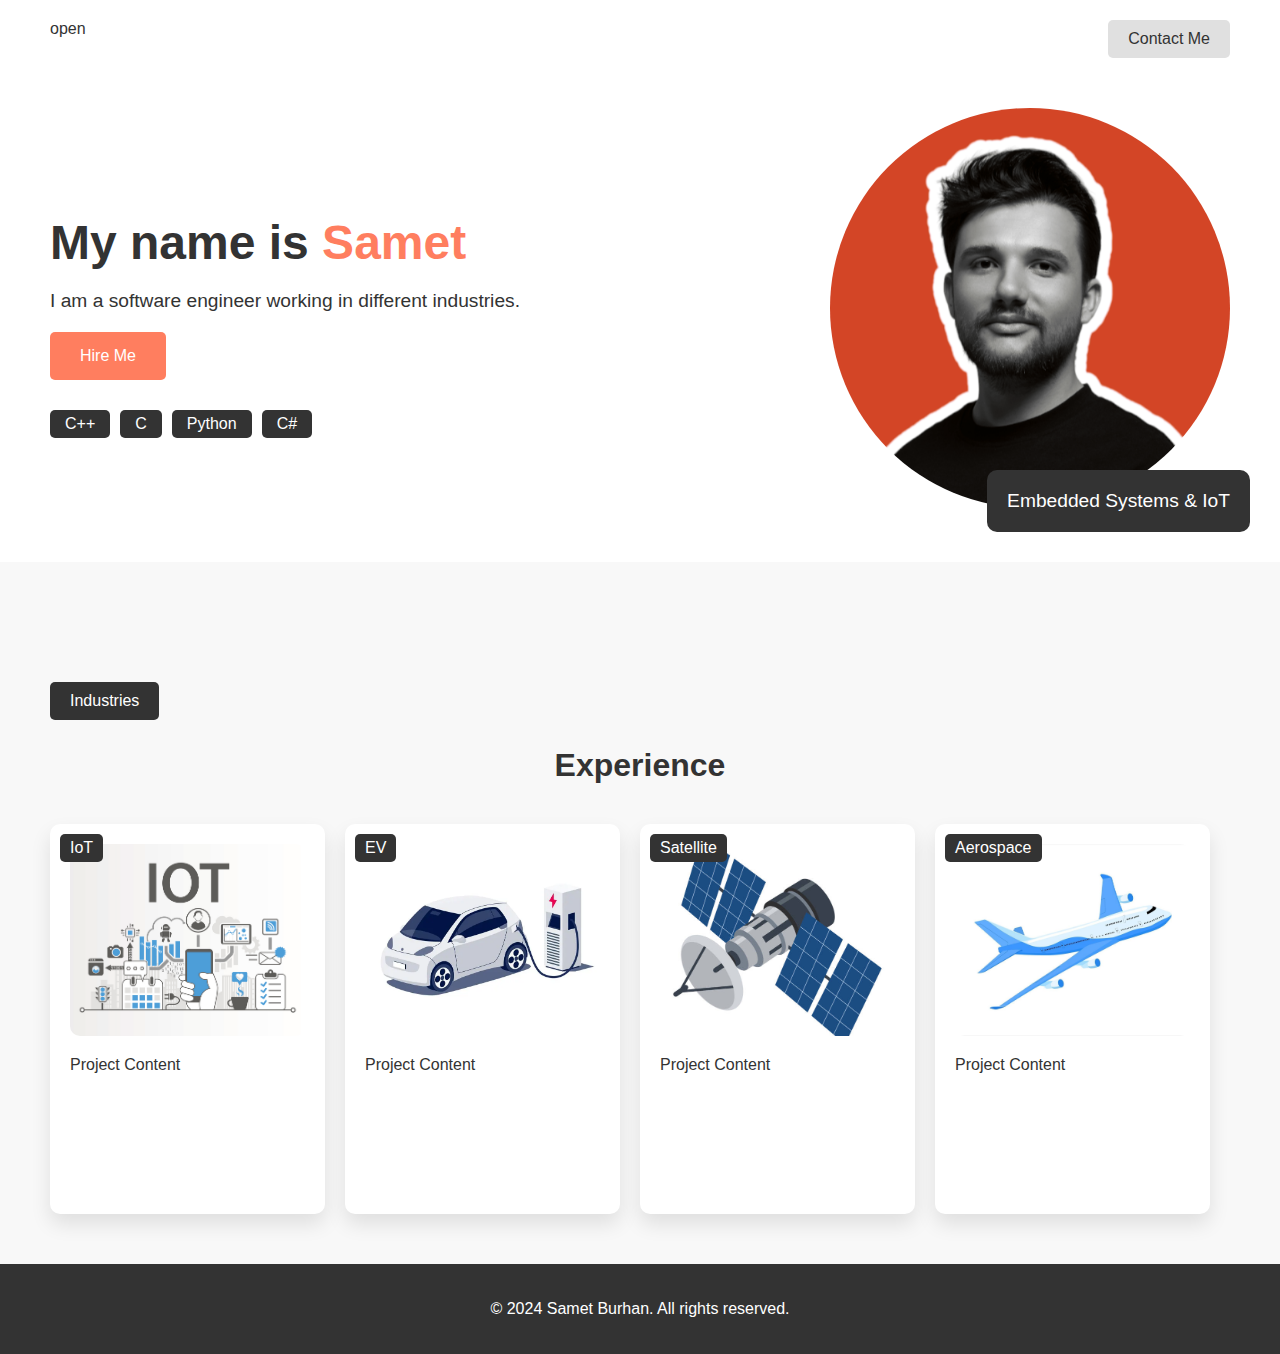
<file: old/index.html>
<!DOCTYPE html>
<html lang="en">
<head>
    <meta charset="UTF-8">
    <meta name="viewport" content="width=device-width, initial-scale=1.0">
    <title>Portfolio</title>
    <link rel="stylesheet" href="styles.css">
</head>
<body>
    <header>
        <nav>
            <div class="contact-btn">
                <a href="https://www.linkedin.com/in/sametburhan" target="_blank" class="contact-link">Contact Me</a>
            </div>
            
            <!-- The overlay -->
            <div id="myNav" class="overlay">
            <!-- Button to close the overlay navigation -->
            <a href="javascript:void(0)" class="closebtn" onclick="closeNav()">&times;</a>
                <!-- Hamburger Menu Button -->
                <div class="overlay-content">
                    <ul>
                        <li><a href="about.html">About Me</a></li>
                        <li><a href="experience.html">Experience</a></li>
                        <li><a href="cooperation.html">Cooperation</a></li>
                    </ul>
                </div>
            </div>
            <!-- Use any element to open/show the overlay navigation menu -->
            <span onclick="openNav()">open</span>
        </nav>
    </header>

    <section class="hero">
        <div class="hero-content">
            <h1>My name is <span>Samet</span></h1>
            <p>I am a software engineer working in different industries.</p>
            <button class="hire-me-btn">Hire Me</button>
            <div class="skills">
                <span class="skill">C++</span>
                <span class="skill">C</span>
                <span class="skill">Python</span>
                <span class="skill">C#</span>
            </div>
        </div>
        <div class="hero-image">
            <img src="src/images/profile-image.png" alt="Samet">
            <div class="experience">
                <span>Embedded Systems & IoT</span>
            </div>
        </div>
    </section>

    <section class="projects">
        <div class="all-projects">
            <a href="#">Industries</a>
        </div>
        <h2>Experience</h2>
        <div class="projects-list">
            <div class="project-item">
                <img src="src/images/exp1.jpg" alt="Project 1">
                <span class="project-number">IoT</span>
                <p>Project Content</p>
            </div>
            <div class="project-item">
                <img src="src/images/exp2.webp" alt="Project 2">
                <span class="project-number">EV</span>
                <p>Project Content</p>
            </div>
            <div class="project-item">
                <img src="src/images/exp3.jpg" alt="Project 3">
                <span class="project-number">Satellite</span>
                <p>Project Content</p>
            </div>
            <div class="project-item">
                <img src="src/images/exp4.jpg" alt="Project 3">
                <span class="project-number">Aerospace</span>
                <p>Project Content</p>
            </div>
        </div>
        
    </section>

    <footer>
        <p>&copy; 2024 Samet Burhan. All rights reserved.</p>
    </footer>
    <script src="script.js"></script>
</body>
</html>
</file>
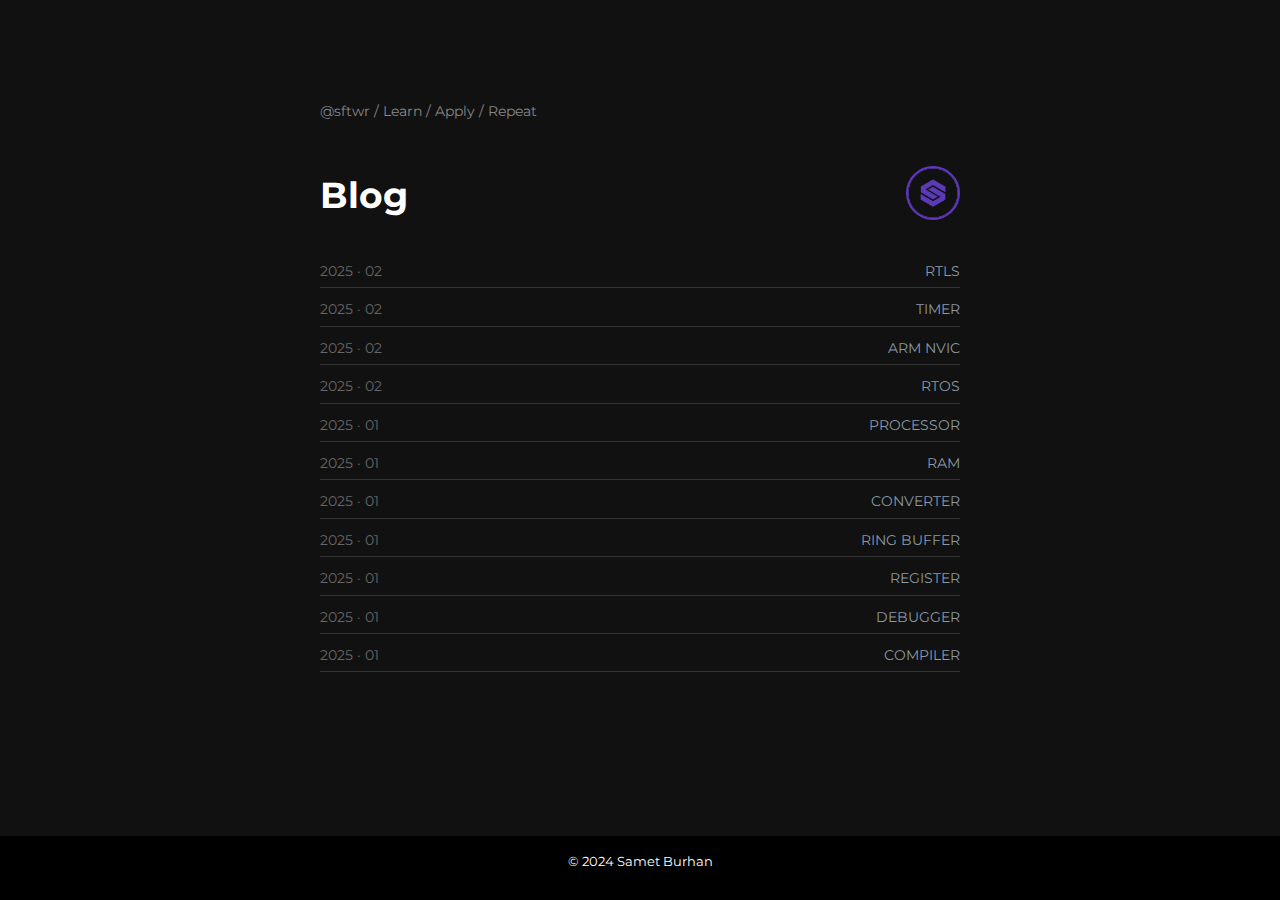
<file: blog/blog-home.html>
<!DOCTYPE html>

<html lang="en">
<head>
    <meta charset="UTF-8">
    <meta name="viewport" content="width=device-width, initial-scale=1.0">
    <title>Blog</title>
    <link href="https://fonts.googleapis.com/css2?family=Montserrat:wght@400;700&display=swap" rel="stylesheet">
    <link rel="stylesheet" href="style.css">
    <link rel="icon" href="src/logos/blog.png" type="image/png">
</head>

<body>
    <div class="container">

        <nav class="navbar">
            <span>@sftwr</span> / <a href="#">Learn</a> / <a href="#">Apply</a> / <a href="#">Repeat</a>
        </nav>
        
        <div class="header">
            <h1 >Blog </h1>
            <a href="../index.html" alt="home">
                <div class="logo-container">
                    <img src="src\logos\logo.png" alt="logo">
                </div>
            </a>
        </div>

        <ul class="blog-list">
            <li><span class="date">2025 · 02</span> <a href="posts/rtls.html">RTLS</a></li>
            <!-- <li><span class="date">2025 · 02</span> <a href="posts/mqtt.html">MQTT</a></li> -->
            <li><span class="date">2025 · 02</span> <a href="posts/timer.html">TIMER</a></li>
            <!-- <li><span class="date">2025 · 02</span> <a href="posts/websocket.html">WEBSOCKET</a></li>
            <li><span class="date">2025 · 02</span> <a href="posts/rtk.html">RTK</a></li> -->
            <li><span class="date">2025 · 02</span> <a href="posts/nvic.html">ARM NVIC</a></li>
            <!-- <li><span class="date">2025 · 02</span> <a href="posts/pid.html">PID</a></li>
            <li><span class="date">2025 · 02</span> <a href="posts/tcpip.html">TCP/IP</a></li> -->
            <li><span class="date">2025 · 02</span> <a href="posts/rtos.html">RTOS</a></li>
            <!-- <li><span class="date">2025 · 02</span> <a href="posts/sort.html">SORT</a></li>
            <li><span class="date">2025 · 02</span> <a href="posts/ecc.html">ECC</a></li> -->
            <li><span class="date">2025 · 01</span> <a href="posts/processor.html">PROCESSOR</a></li>
            <li><span class="date">2025 · 01</span> <a href="posts/ram.html">RAM</a></li>
            <li><span class="date">2025 · 01</span> <a href="posts/converter.html">CONVERTER</a></li>
            <li><span class="date">2025 · 01</span> <a href="posts/ring.html">RING BUFFER</a></li>
            <li><span class="date">2025 · 01</span> <a href="posts/register.html">REGISTER</a></li>
            <!-- <li><span class="date">2025 · 01</span> <a href="posts/crc.html">CRC</a></li> -->
            <li><span class="date">2025 · 01</span> <a href="posts/debugger.html">DEBUGGER</a></li>
            <li><span class="date">2025 · 01</span> <a href="posts/compiler.html">COMPILER</a></li>
            <!-- <li><span class="date">2025 · 01</span> <a href="posts/cmake.html">CMAKE</a></li> -->
        </ul>

    </div>

    <footer>
        <p>© 2024 Samet Burhan</p>
    </footer>
</body>
</html>
</file>
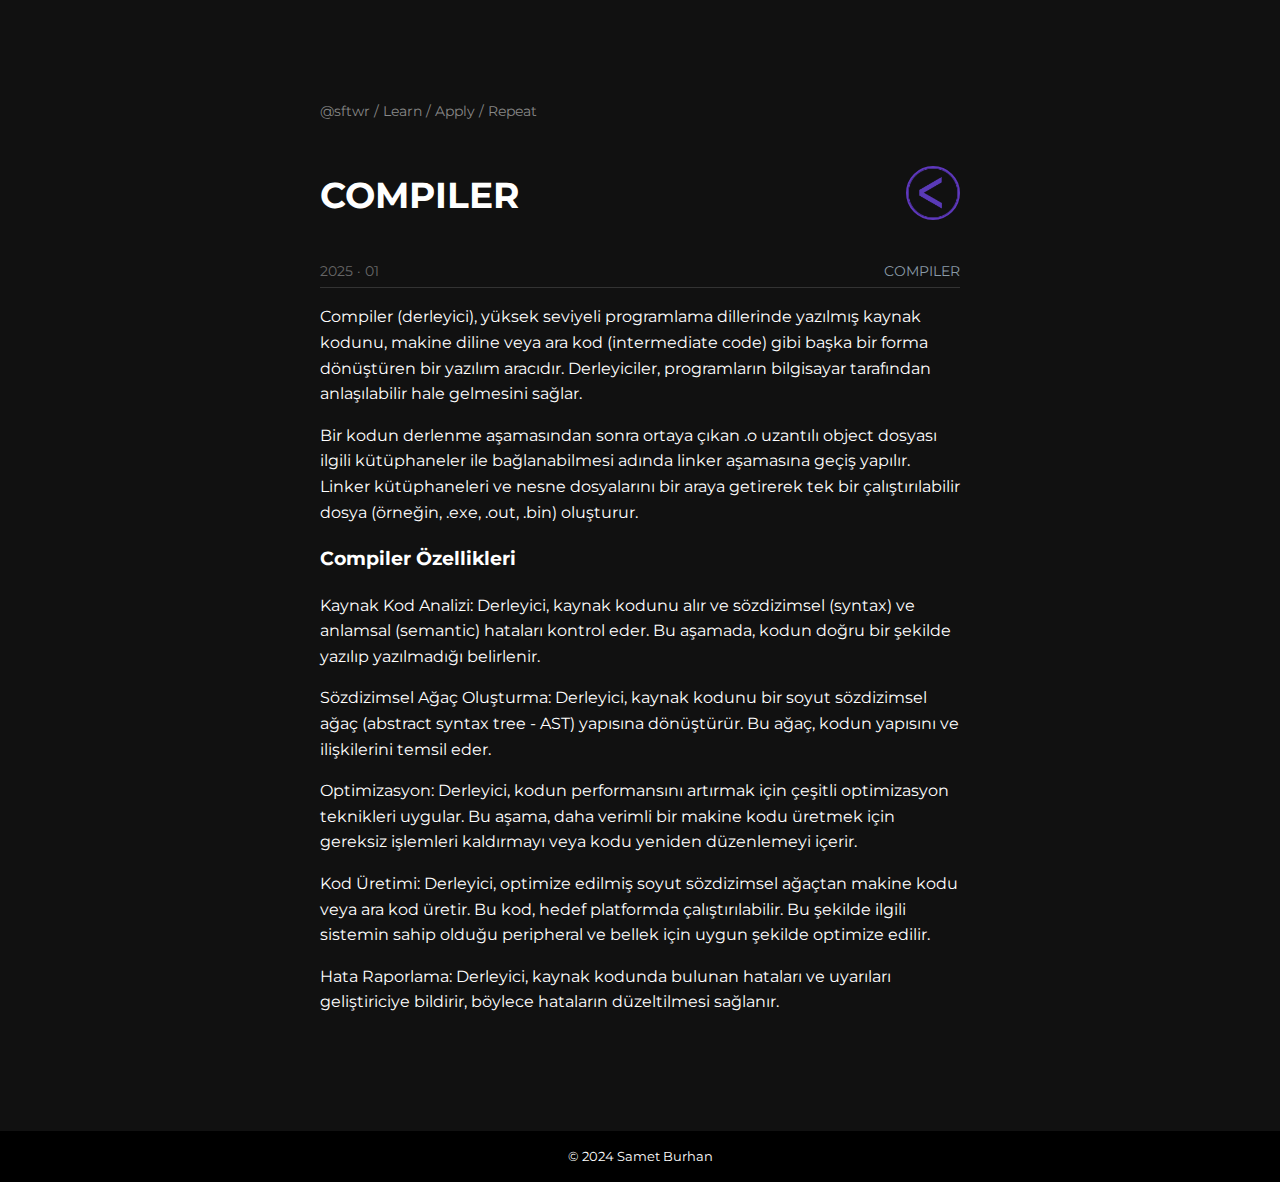
<file: blog/posts/compiler.html>
<!DOCTYPE html>

<html lang="en">
<head>
    <meta charset="UTF-8">
    <meta name="viewport" content="width=device-width, initial-scale=1.0">
    <title>COMPILER</title>
    <!-- Google Fonts Montserrat Ekleniyor -->
    <link href="https://fonts.googleapis.com/css2?family=Montserrat:wght@400;700&display=swap" rel="stylesheet">
    <link rel="stylesheet" href="../style.css">
    <link rel="icon" href="../src/logos/blog.png" type="image/png">
</head>

<body>
    <div class="container">

        <nav class="navbar">
            <span>@sftwr</span> / <a href="#">Learn</a> / <a href="#">Apply</a> / <a href="#">Repeat</a>
        </nav>
        
        <div class="header">
            <h1>COMPILER</h1>
            <a href="../blog-home.html" alt="home">
                <div class="logo-container">
                    <img src="..\src\logos\back.png" alt="back">
                </div>
            </a>
        </div>

        <ul class="blog-list">
            <li><span class="date">2025 · 01</span> <a>COMPILER</a></li>
            <p>Compiler (derleyici), yüksek seviyeli programlama dillerinde yazılmış kaynak kodunu, makine diline veya ara kod (intermediate code) gibi başka bir forma dönüştüren bir yazılım aracıdır. Derleyiciler, programların bilgisayar tarafından anlaşılabilir hale gelmesini sağlar.</p>
            <p>Bir kodun derlenme aşamasından sonra ortaya çıkan .o uzantılı object dosyası ilgili kütüphaneler ile bağlanabilmesi adında linker aşamasına geçiş yapılır. Linker kütüphaneleri ve nesne dosyalarını bir araya getirerek tek bir çalıştırılabilir dosya (örneğin, .exe, .out, .bin) oluşturur.</p>
            <h3>Compiler Özellikleri</h3>
            <p>Kaynak Kod Analizi: Derleyici, kaynak kodunu alır ve sözdizimsel (syntax) ve anlamsal (semantic) hataları kontrol eder. Bu aşamada, kodun doğru bir şekilde yazılıp yazılmadığı belirlenir.</p>
            <p>Sözdizimsel Ağaç Oluşturma: Derleyici, kaynak kodunu bir soyut sözdizimsel ağaç (abstract syntax tree - AST) yapısına dönüştürür. Bu ağaç, kodun yapısını ve ilişkilerini temsil eder.</p>
            <p>Optimizasyon: Derleyici, kodun performansını artırmak için çeşitli optimizasyon teknikleri uygular. Bu aşama, daha verimli bir makine kodu üretmek için gereksiz işlemleri kaldırmayı veya kodu yeniden düzenlemeyi içerir.</p>
            <p>Kod Üretimi: Derleyici, optimize edilmiş soyut sözdizimsel ağaçtan makine kodu veya ara kod üretir. Bu kod, hedef platformda çalıştırılabilir. Bu şekilde ilgili sistemin sahip olduğu peripheral ve bellek için uygun şekilde optimize edilir.</p>
            <p>Hata Raporlama: Derleyici, kaynak kodunda bulunan hataları ve uyarıları geliştiriciye bildirir, böylece hataların düzeltilmesi sağlanır.</p>

        </ul>
    </div>
    <footer>
        <p>© 2024 Samet Burhan</p>
    </footer>
</body>
</html>
</file>
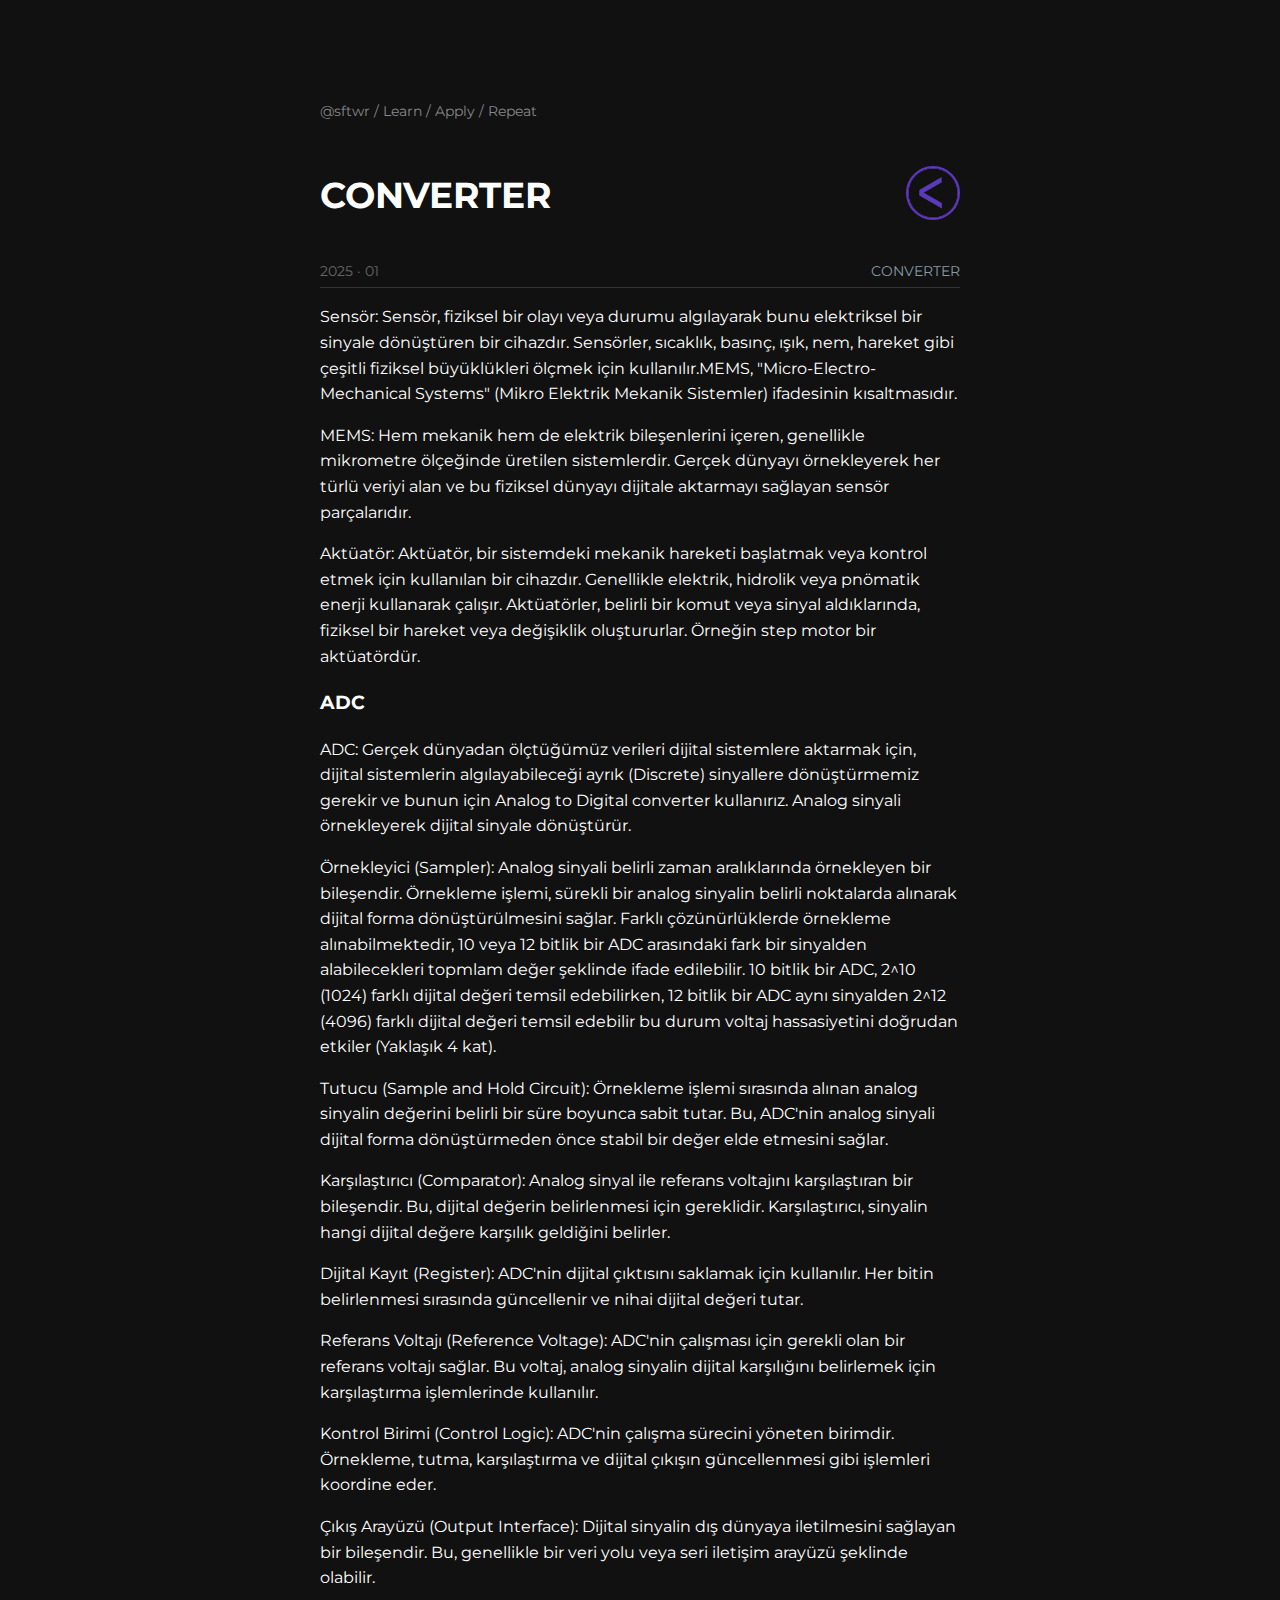
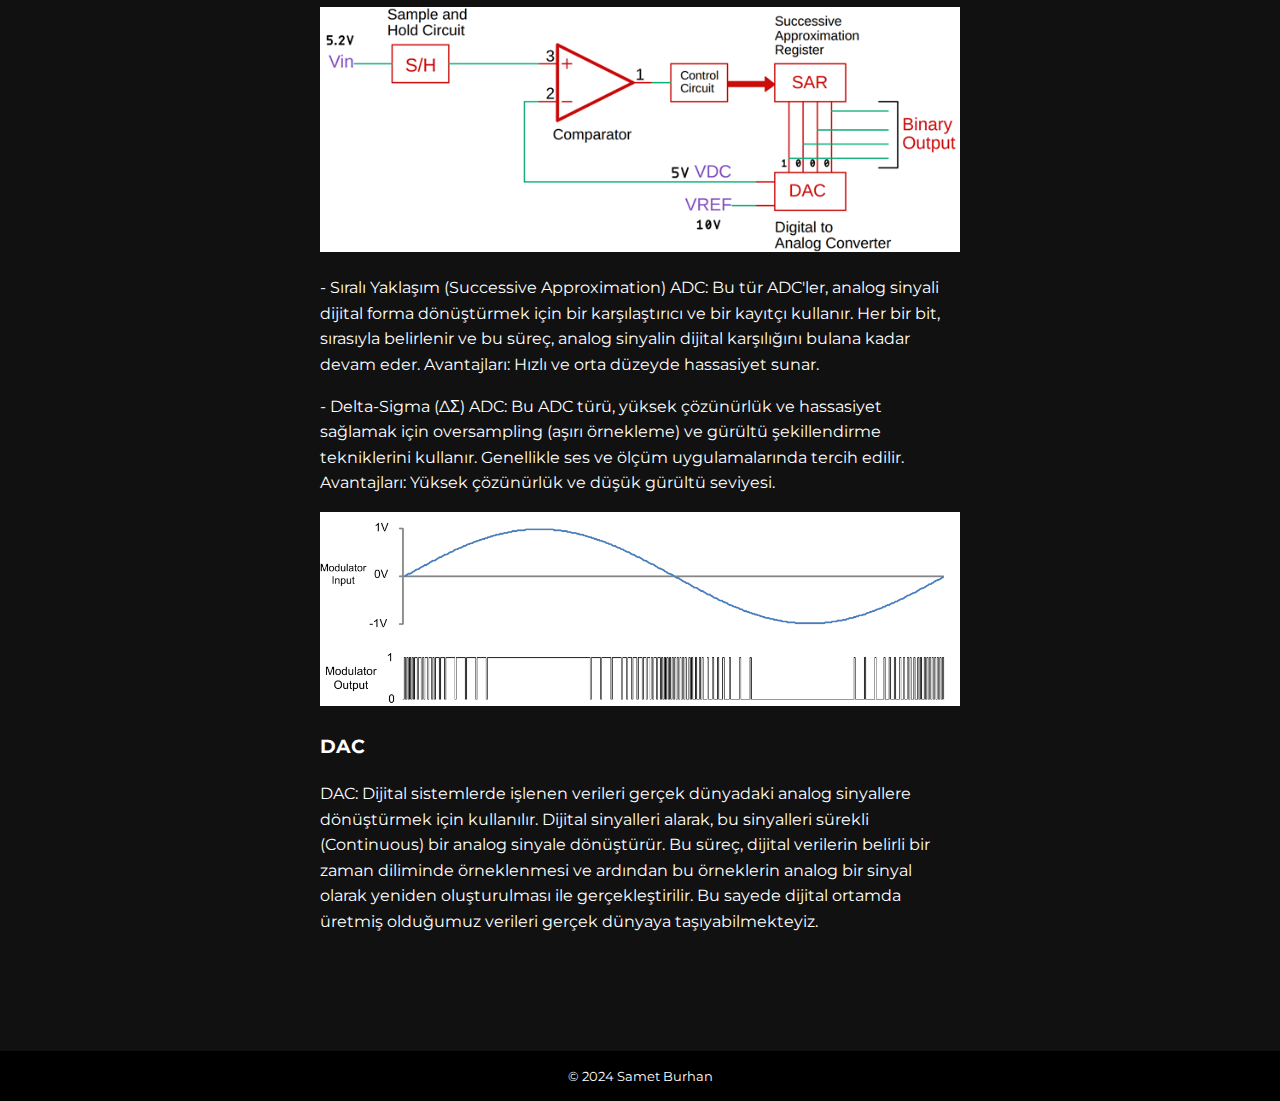
<file: blog/posts/converter.html>
<!DOCTYPE html>

<html lang="en">
<head>
    <meta charset="UTF-8">
    <meta name="viewport" content="width=device-width, initial-scale=1.0">
    <title>CONVERTER</title>
    <!-- Google Fonts Montserrat Ekleniyor -->
    <link href="https://fonts.googleapis.com/css2?family=Montserrat:wght@400;700&display=swap" rel="stylesheet">
    <link rel="stylesheet" href="../style.css">
    <link rel="icon" href="../src/logos/blog.png" type="image/png">
</head>

<body>
    <div class="container">

        <nav class="navbar">
            <span>@sftwr</span> / <a href="#">Learn</a> / <a href="#">Apply</a> / <a href="#">Repeat</a>
        </nav>
        
        <div class="header">
            <h1>CONVERTER</h1>
            <a href="../blog-home.html" alt="home">
              <div class="logo-container">
                  <img src="..\src\logos\back.png" alt="back">
              </div>
          </a>
        </div>

        <ul class="blog-list">
            <li><span class="date">2025 · 01</span> <a>CONVERTER</a></li>
            <p>Sensör: Sensör, fiziksel bir olayı veya durumu algılayarak bunu elektriksel bir sinyale dönüştüren bir cihazdır. Sensörler, sıcaklık, basınç, ışık, nem, hareket gibi çeşitli fiziksel büyüklükleri ölçmek için kullanılır.MEMS, "Micro-Electro-Mechanical Systems" (Mikro Elektrik Mekanik Sistemler) ifadesinin kısaltmasıdır.</p>
            <p>MEMS: Hem mekanik hem de elektrik bileşenlerini içeren, genellikle mikrometre ölçeğinde üretilen sistemlerdir. Gerçek dünyayı örnekleyerek her türlü veriyi alan ve bu fiziksel dünyayı dijitale aktarmayı sağlayan sensör parçalarıdır.</p>
            <p>Aktüatör: Aktüatör, bir sistemdeki mekanik hareketi başlatmak veya kontrol etmek için kullanılan bir cihazdır. Genellikle elektrik, hidrolik veya pnömatik enerji kullanarak çalışır. Aktüatörler, belirli bir komut veya sinyal aldıklarında, fiziksel bir hareket veya değişiklik oluştururlar. Örneğin step motor bir aktüatördür.</p>
            <h3>ADC</h3>
            <p>ADC: Gerçek dünyadan ölçtüğümüz verileri dijital sistemlere aktarmak için, dijital sistemlerin algılayabileceği ayrık (Discrete) sinyallere dönüştürmemiz gerekir ve bunun için Analog to Digital converter kullanırız. Analog sinyali örnekleyerek dijital sinyale dönüştürür.</p>
            <p>Örnekleyici (Sampler): Analog sinyali belirli zaman aralıklarında örnekleyen bir bileşendir. Örnekleme işlemi, sürekli bir analog sinyalin belirli noktalarda alınarak dijital forma dönüştürülmesini sağlar. Farklı çözünürlüklerde örnekleme alınabilmektedir, 10 veya 12 bitlik bir ADC arasındaki fark bir sinyalden alabilecekleri topmlam değer şeklinde ifade edilebilir. 10 bitlik bir ADC, 2^10 (1024) farklı dijital değeri temsil edebilirken, 12 bitlik bir ADC aynı sinyalden 2^12 (4096) farklı dijital değeri temsil edebilir bu durum voltaj hassasiyetini doğrudan etkiler (Yaklaşık 4 kat).</p>
            <p>Tutucu (Sample and Hold Circuit): Örnekleme işlemi sırasında alınan analog sinyalin değerini belirli bir süre boyunca sabit tutar. Bu, ADC'nin analog sinyali dijital forma dönüştürmeden önce stabil bir değer elde etmesini sağlar.</p>
            <p>Karşılaştırıcı (Comparator): Analog sinyal ile referans voltajını karşılaştıran bir bileşendir. Bu, dijital değerin belirlenmesi için gereklidir. Karşılaştırıcı, sinyalin hangi dijital değere karşılık geldiğini belirler.</p>
            <p>Dijital Kayıt (Register): ADC'nin dijital çıktısını saklamak için kullanılır. Her bitin belirlenmesi sırasında güncellenir ve nihai dijital değeri tutar.</p>
            <p>Referans Voltajı (Reference Voltage): ADC'nin çalışması için gerekli olan bir referans voltajı sağlar. Bu voltaj, analog sinyalin dijital karşılığını belirlemek için karşılaştırma işlemlerinde kullanılır.</p>
            <p>Kontrol Birimi (Control Logic): ADC'nin çalışma sürecini yöneten birimdir. Örnekleme, tutma, karşılaştırma ve dijital çıkışın güncellenmesi gibi işlemleri koordine eder.</p>
            <p>Çıkış Arayüzü (Output Interface): Dijital sinyalin dış dünyaya iletilmesini sağlayan bir bileşendir. Bu, genellikle bir veri yolu veya seri iletişim arayüzü şeklinde olabilir.</p>
            <img src="../src/images/saradc.png" alt="SAR-ADC" width="100%">
            <p>- Sıralı Yaklaşım (Successive Approximation) ADC: Bu tür ADC'ler, analog sinyali dijital forma dönüştürmek için bir karşılaştırıcı ve bir kayıtçı kullanır. Her bir bit, sırasıyla belirlenir ve bu süreç, analog sinyalin dijital karşılığını bulana kadar devam eder. Avantajları: Hızlı ve orta düzeyde hassasiyet sunar.</p>
            <p>- Delta-Sigma (ΔΣ) ADC: Bu ADC türü, yüksek çözünürlük ve hassasiyet sağlamak için oversampling (aşırı örnekleme) ve gürültü şekillendirme tekniklerini kullanır. Genellikle ses ve ölçüm uygulamalarında tercih edilir. Avantajları: Yüksek çözünürlük ve düşük gürültü seviyesi.</p>
            <img src="../src/images/sdadc.png" alt="SDADC" width="100%">
            <h3>DAC</h3>
            <p>DAC: Dijital sistemlerde işlenen verileri gerçek dünyadaki analog sinyallere dönüştürmek için kullanılır. Dijital sinyalleri alarak, bu sinyalleri sürekli (Continuous) bir analog sinyale dönüştürür. Bu süreç, dijital verilerin belirli bir zaman diliminde örneklenmesi ve ardından bu örneklerin analog bir sinyal olarak yeniden oluşturulması ile gerçekleştirilir. Bu sayede dijital ortamda üretmiş olduğumuz verileri gerçek dünyaya taşıyabilmekteyiz.</p>
        </ul>
    </div>
    <footer>
        <p>© 2024 Samet Burhan</p>
    </footer>
</body>
</html>
</file>
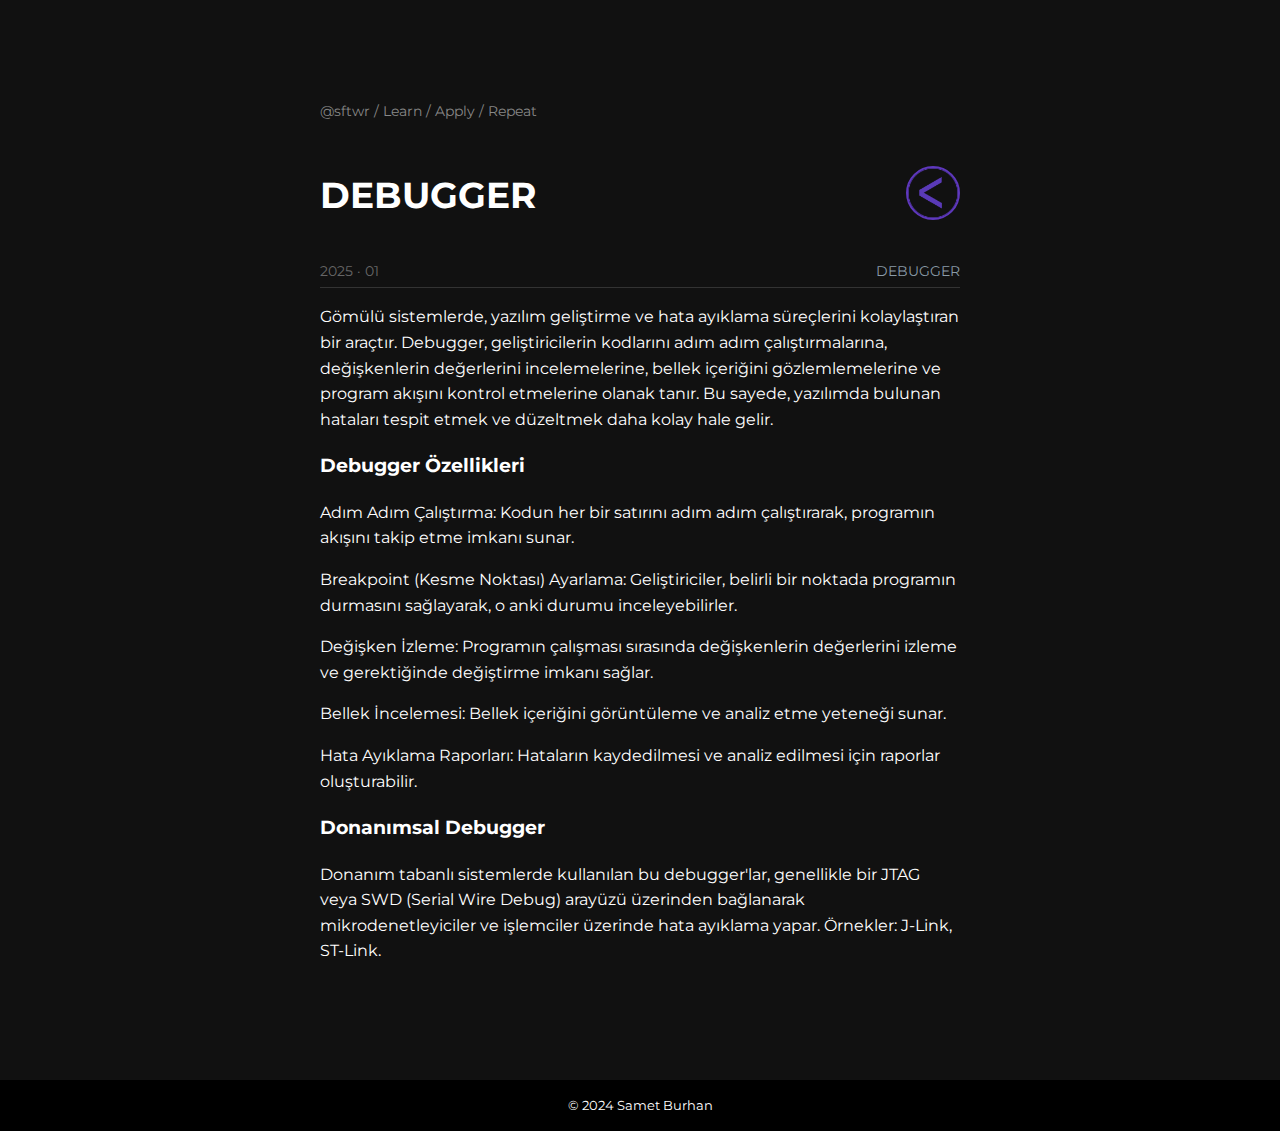
<file: blog/posts/debugger.html>
<!DOCTYPE html>

<html lang="en">
<head>
    <meta charset="UTF-8">
    <meta name="viewport" content="width=device-width, initial-scale=1.0">
    <title>DEBUGGER</title>
    <!-- Google Fonts Montserrat Ekleniyor -->
    <link href="https://fonts.googleapis.com/css2?family=Montserrat:wght@400;700&display=swap" rel="stylesheet">
    <link rel="stylesheet" href="../style.css">
    <link rel="icon" href="../src/logos/blog.png" type="image/png">
</head>

<body>
    <div class="container">

        <nav class="navbar">
            <span>@sftwr</span> / <a href="#">Learn</a> / <a href="#">Apply</a> / <a href="#">Repeat</a>
        </nav>
        
        <div class="header">
            <h1>DEBUGGER</h1>
            <a href="../blog-home.html" alt="home">
                <div class="logo-container">
                    <img src="..\src\logos\back.png" alt="back">
                </div>
            </a>
        </div>

        <ul class="blog-list">
            <li><span class="date">2025 · 01</span> <a>DEBUGGER</a></li>
            <p>Gömülü sistemlerde, yazılım geliştirme ve hata ayıklama süreçlerini kolaylaştıran bir araçtır. Debugger, geliştiricilerin kodlarını adım adım çalıştırmalarına, değişkenlerin değerlerini incelemelerine, bellek içeriğini gözlemlemelerine ve program akışını kontrol etmelerine olanak tanır. Bu sayede, yazılımda bulunan hataları tespit etmek ve düzeltmek daha kolay hale gelir.</p>
            <h3>Debugger Özellikleri</h3>
            <p>Adım Adım Çalıştırma: Kodun her bir satırını adım adım çalıştırarak, programın akışını takip etme imkanı sunar.</p>
            <p>Breakpoint (Kesme Noktası) Ayarlama: Geliştiriciler, belirli bir noktada programın durmasını sağlayarak, o anki durumu inceleyebilirler.</p>
            <p>Değişken İzleme: Programın çalışması sırasında değişkenlerin değerlerini izleme ve gerektiğinde değiştirme imkanı sağlar.</p>
            <p>Bellek İncelemesi: Bellek içeriğini görüntüleme ve analiz etme yeteneği sunar.</p>
            <p>Hata Ayıklama Raporları: Hataların kaydedilmesi ve analiz edilmesi için raporlar oluşturabilir.</p>
            <h3>Donanımsal Debugger</h3>
            <p>Donanım tabanlı sistemlerde kullanılan bu debugger'lar, genellikle bir JTAG veya SWD (Serial Wire Debug) arayüzü üzerinden bağlanarak mikrodenetleyiciler ve işlemciler üzerinde hata ayıklama yapar. Örnekler: J-Link, ST-Link.</p>
        </ul>
    </div>
    <footer>
        <p>© 2024 Samet Burhan</p>
    </footer>
</body>
</html>
</file>
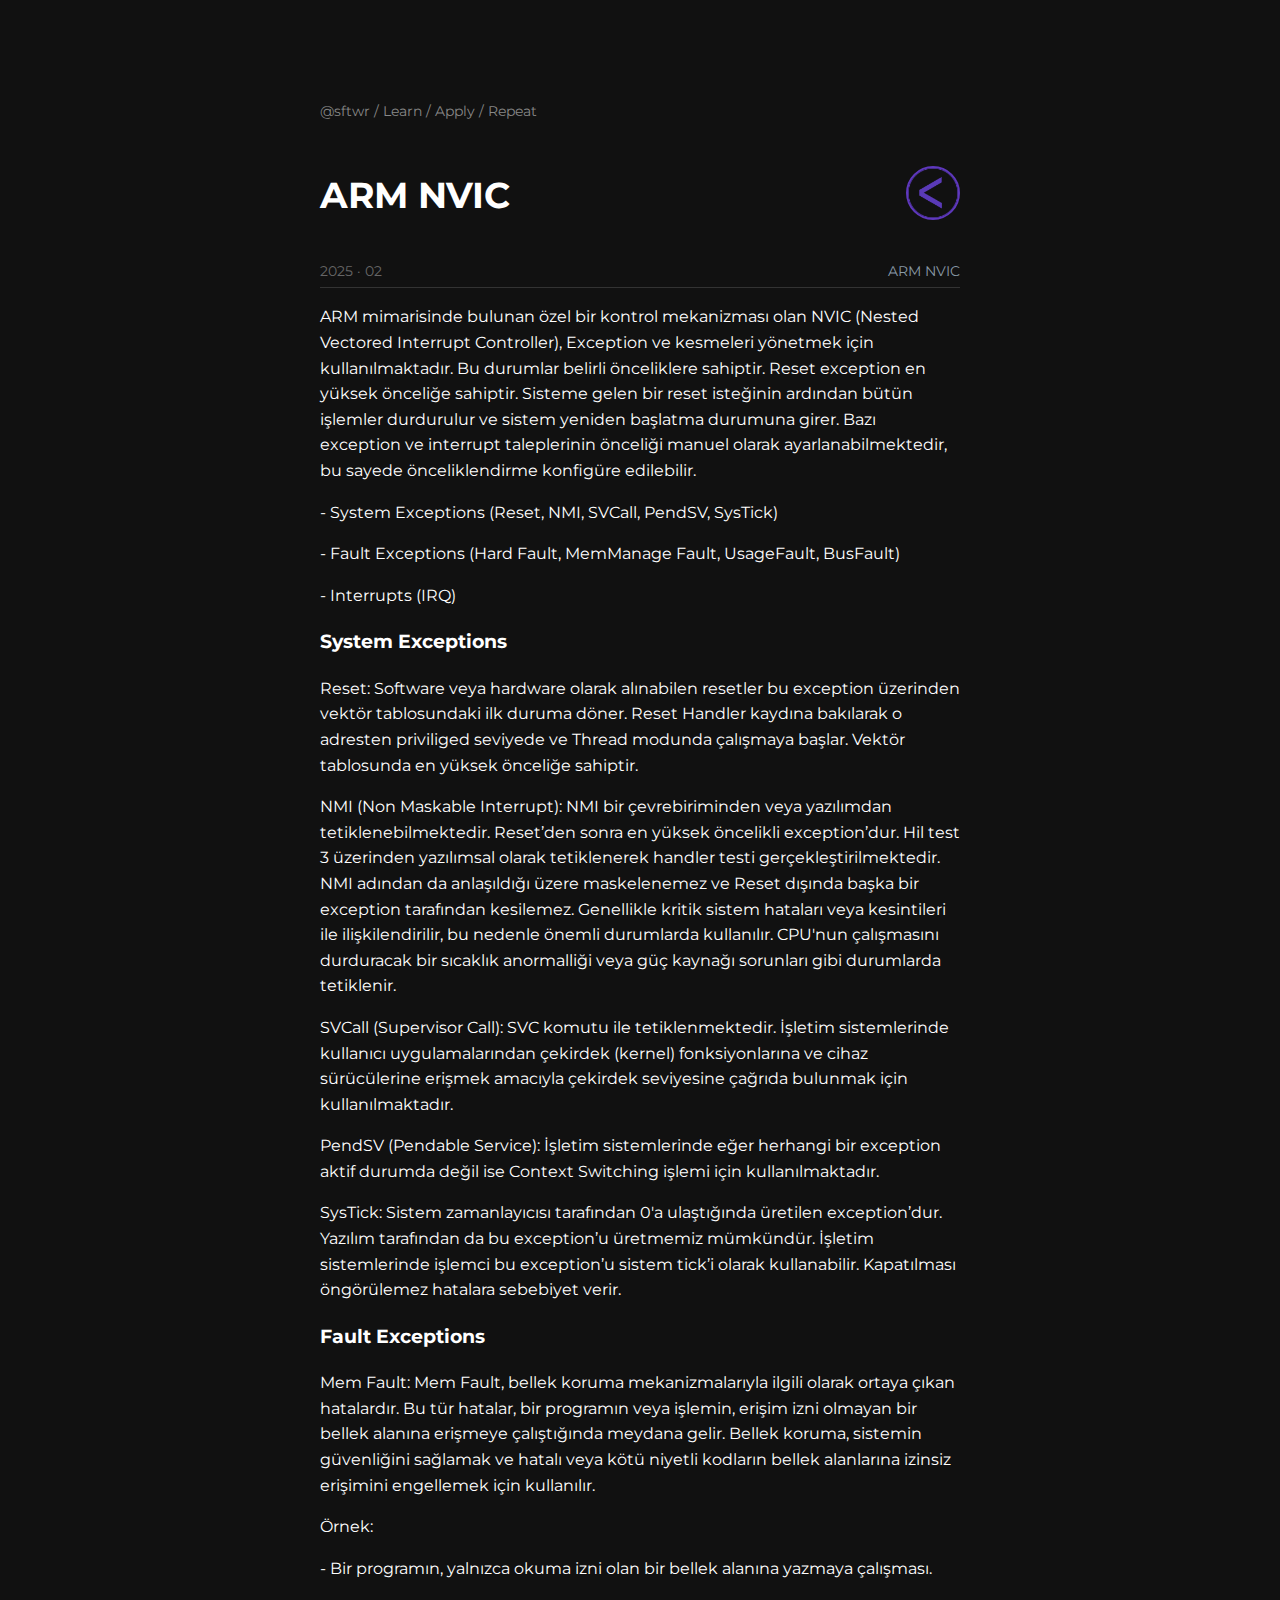
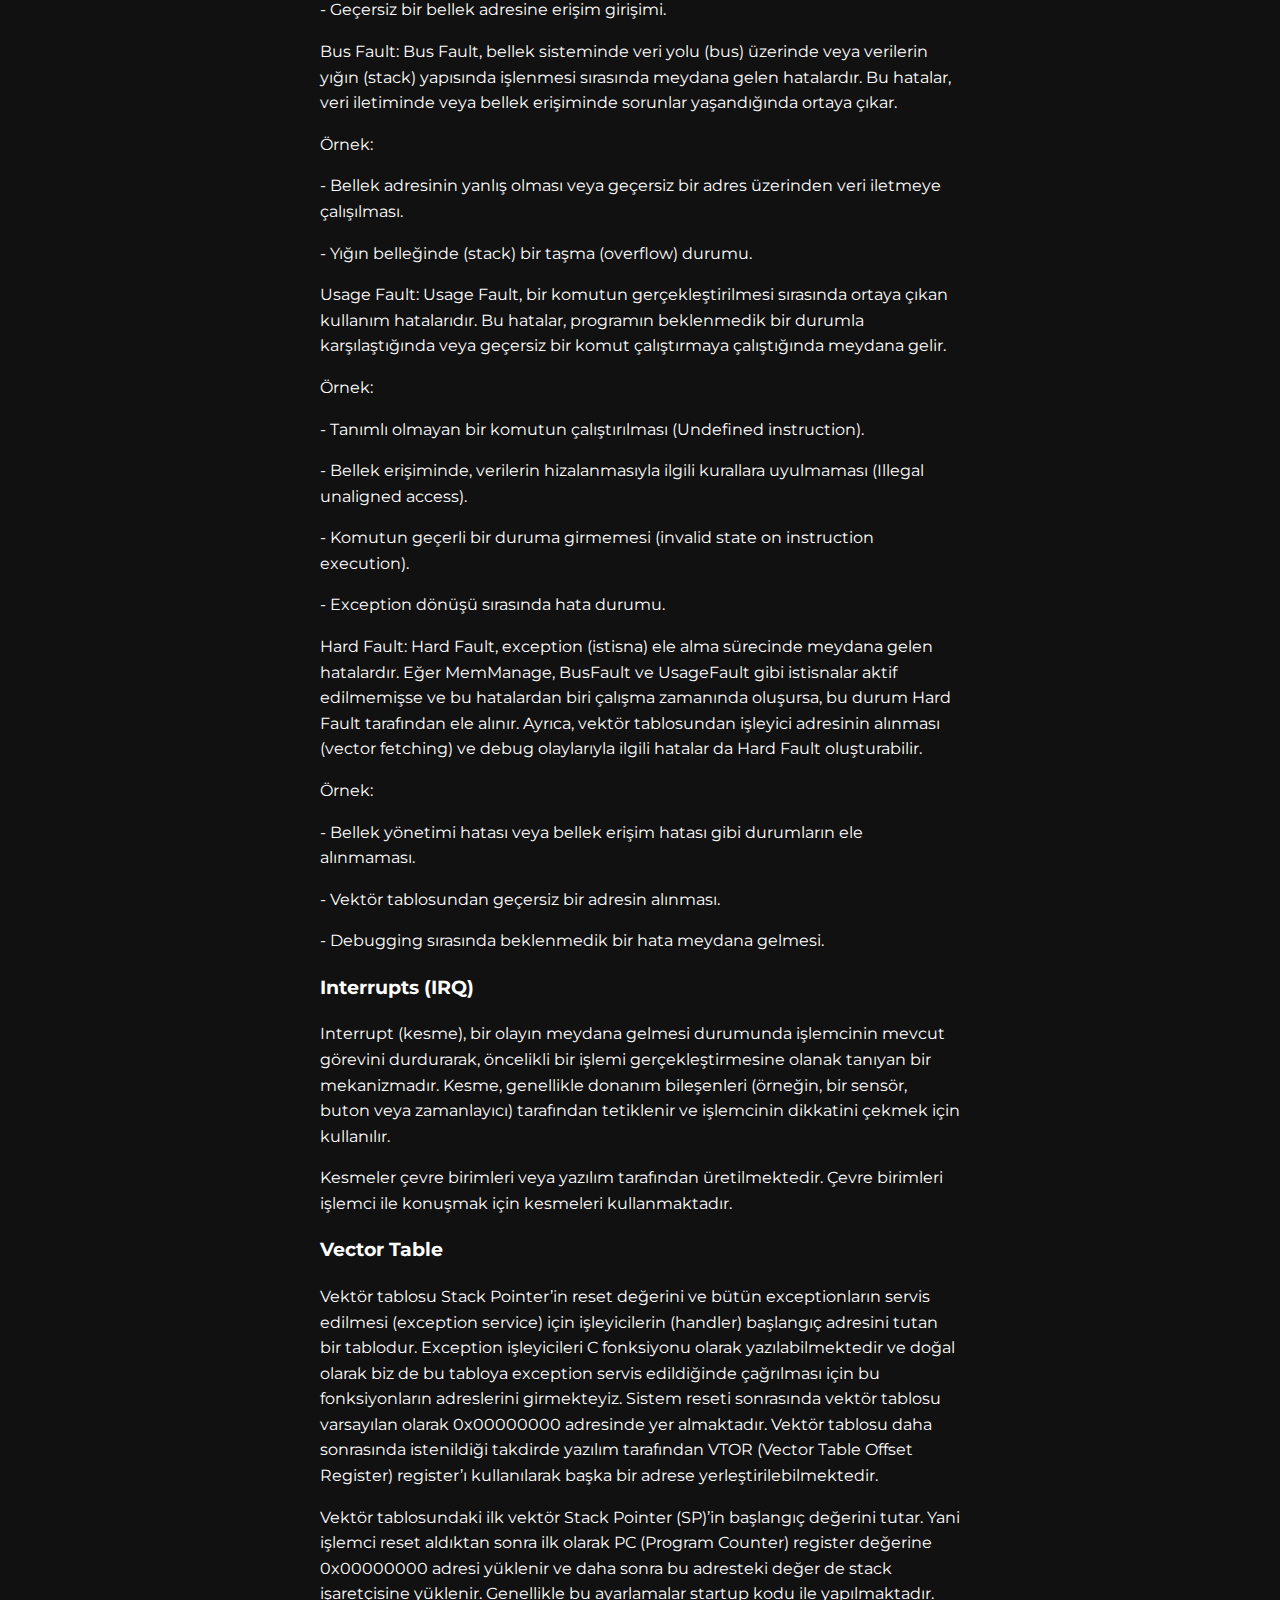
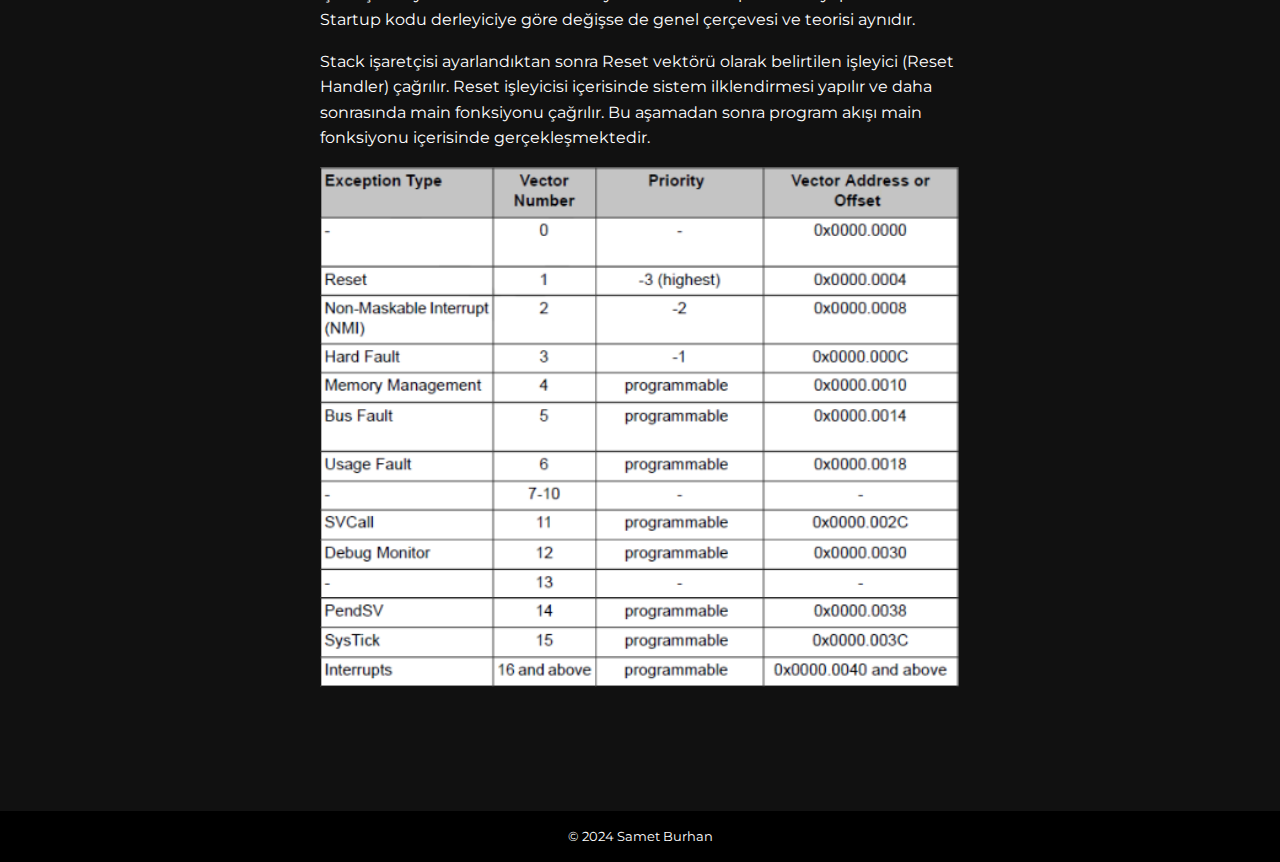
<file: blog/posts/nvic.html>
<!DOCTYPE html>

<html lang="en">
<head>
    <meta charset="UTF-8">
    <meta name="viewport" content="width=device-width, initial-scale=1.0">
    <title>ARM NVIC</title>
    <!-- Google Fonts Montserrat Ekleniyor -->
    <link href="https://fonts.googleapis.com/css2?family=Montserrat:wght@400;700&display=swap" rel="stylesheet">
    <link rel="stylesheet" href="../style.css">
    <link rel="icon" href="../src/logos/blog.png" type="image/png">
</head>

<body>
    <div class="container">

        <nav class="navbar">
            <span>@sftwr</span> / <a href="#">Learn</a> / <a href="#">Apply</a> / <a href="#">Repeat</a>
        </nav>
        
        <div class="header">
            <h1>ARM NVIC</h1>
            <a href="../blog-home.html" alt="home">
                <div class="logo-container">
                    <img src="..\src\logos\back.png" alt="back">
                </div>
            </a>
        </div>

        <ul class="blog-list">
            <li><span class="date">2025 · 02</span> <a>ARM NVIC</a></li>
            <p>ARM mimarisinde bulunan özel bir kontrol mekanizması olan NVIC (Nested Vectored Interrupt Controller), Exception ve kesmeleri yönetmek için kullanılmaktadır. Bu durumlar belirli önceliklere sahiptir. Reset exception en yüksek önceliğe sahiptir. Sisteme gelen bir reset isteğinin ardından bütün işlemler durdurulur ve sistem yeniden başlatma durumuna girer. Bazı exception ve interrupt taleplerinin önceliği manuel olarak ayarlanabilmektedir, bu sayede önceliklendirme konfigüre edilebilir.</p>
            <p>- System Exceptions (Reset, NMI, SVCall, PendSV, SysTick)</p>
            <p>- Fault Exceptions (Hard Fault, MemManage Fault, UsageFault, BusFault)</p>
            <p>- Interrupts (IRQ)</p>
            <h3>System Exceptions</h3>
            <p>Reset: Software veya hardware olarak alınabilen resetler bu exception üzerinden vektör tablosundaki ilk duruma döner. Reset Handler kaydına bakılarak o adresten priviliged seviyede ve Thread modunda çalışmaya başlar. Vektör tablosunda en yüksek önceliğe sahiptir.</p>
            <p>NMI (Non Maskable Interrupt): NMI bir çevrebiriminden veya yazılımdan tetiklenebilmektedir. Reset’den sonra en yüksek öncelikli exception’dur. Hil test 3 üzerinden yazılımsal olarak tetiklenerek handler testi gerçekleştirilmektedir. NMI adından da anlaşıldığı üzere maskelenemez ve Reset dışında başka bir exception tarafından kesilemez. Genellikle kritik sistem hataları veya kesintileri ile ilişkilendirilir, bu nedenle önemli durumlarda kullanılır. CPU'nun çalışmasını durduracak bir sıcaklık anormalliği veya güç kaynağı sorunları gibi durumlarda tetiklenir.</p>
            <p>SVCall (Supervisor Call): SVC komutu ile tetiklenmektedir. İşletim sistemlerinde kullanıcı uygulamalarından çekirdek (kernel) fonksiyonlarına ve cihaz sürücülerine erişmek amacıyla çekirdek seviyesine çağrıda bulunmak için kullanılmaktadır.</p>
            <p>PendSV (Pendable Service): İşletim sistemlerinde eğer herhangi bir exception aktif durumda değil ise Context Switching işlemi için kullanılmaktadır.</p>
            <p>SysTick: Sistem zamanlayıcısı tarafından 0'a ulaştığında üretilen exception’dur. Yazılım tarafından da bu exception’u üretmemiz mümkündür. İşletim sistemlerinde işlemci bu exception’u sistem tick’i olarak kullanabilir. Kapatılması öngörülemez hatalara sebebiyet verir.</p>
            <h3>Fault Exceptions</h3>
            <p>Mem Fault: Mem Fault, bellek koruma mekanizmalarıyla ilgili olarak ortaya çıkan hatalardır. Bu tür hatalar, bir programın veya işlemin, erişim izni olmayan bir bellek alanına erişmeye çalıştığında meydana gelir. Bellek koruma, sistemin güvenliğini sağlamak ve hatalı veya kötü niyetli kodların bellek alanlarına izinsiz erişimini engellemek için kullanılır.</p>
            <p>Örnek:</p>
            <p>- Bir programın, yalnızca okuma izni olan bir bellek alanına yazmaya çalışması.</p>
            <p>- Geçersiz bir bellek adresine erişim girişimi.</p>
            <p>Bus Fault: Bus Fault, bellek sisteminde veri yolu (bus) üzerinde veya verilerin yığın (stack) yapısında işlenmesi sırasında meydana gelen hatalardır. Bu hatalar, veri iletiminde veya bellek erişiminde sorunlar yaşandığında ortaya çıkar.</p>
            <p>Örnek:</p>
            <p>- Bellek adresinin yanlış olması veya geçersiz bir adres üzerinden veri iletmeye çalışılması.</p>
            <p>- Yığın belleğinde (stack) bir taşma (overflow) durumu.</p>
            <p>Usage Fault: Usage Fault, bir komutun gerçekleştirilmesi sırasında ortaya çıkan kullanım hatalarıdır. Bu hatalar, programın beklenmedik bir durumla karşılaştığında veya geçersiz bir komut çalıştırmaya çalıştığında meydana gelir.</p>
            <p>Örnek:</p>
            <p>- Tanımlı olmayan bir komutun çalıştırılması (Undefined instruction).</p>
            <p>- Bellek erişiminde, verilerin hizalanmasıyla ilgili kurallara uyulmaması (Illegal unaligned access).</p>
            <p>- Komutun geçerli bir duruma girmemesi (invalid state on instruction execution).</p>
            <p>- Exception dönüşü sırasında hata durumu.</p>
            <p>Hard Fault: Hard Fault, exception (istisna) ele alma sürecinde meydana gelen hatalardır. Eğer MemManage, BusFault ve UsageFault gibi istisnalar aktif edilmemişse ve bu hatalardan biri çalışma zamanında oluşursa, bu durum Hard Fault tarafından ele alınır. Ayrıca, vektör tablosundan işleyici adresinin alınması (vector fetching) ve debug olaylarıyla ilgili hatalar da Hard Fault oluşturabilir.</p>
            <p>Örnek:</p>
            <p>- Bellek yönetimi hatası veya bellek erişim hatası gibi durumların ele alınmaması.</p>
            <p>- Vektör tablosundan geçersiz bir adresin alınması.</p>
            <p>- Debugging sırasında beklenmedik bir hata meydana gelmesi.</p>
            <h3>Interrupts (IRQ)</h3>
            <p>Interrupt (kesme), bir olayın meydana gelmesi durumunda işlemcinin mevcut görevini durdurarak, öncelikli bir işlemi gerçekleştirmesine olanak tanıyan bir mekanizmadır. Kesme, genellikle donanım bileşenleri (örneğin, bir sensör, buton veya zamanlayıcı) tarafından tetiklenir ve işlemcinin dikkatini çekmek için kullanılır.</p>
            <p>Kesmeler çevre birimleri veya yazılım tarafından üretilmektedir. Çevre birimleri işlemci ile konuşmak için kesmeleri kullanmaktadır.</p>
            <h3>Vector Table</h3>
            <p>Vektör tablosu Stack Pointer’in reset değerini ve bütün exceptionların servis edilmesi (exception service) için işleyicilerin (handler) başlangıç adresini tutan bir tablodur. Exception işleyicileri C fonksiyonu olarak yazılabilmektedir ve doğal olarak biz de bu tabloya exception servis edildiğinde çağrılması için bu fonksiyonların adreslerini girmekteyiz. Sistem reseti sonrasında vektör tablosu varsayılan olarak 0x00000000 adresinde yer almaktadır. Vektör tablosu daha sonrasında istenildiği takdirde yazılım tarafından VTOR (Vector Table Offset Register) register’ı kullanılarak başka bir adrese yerleştirilebilmektedir.</p>
            <p>Vektör tablosundaki ilk vektör Stack Pointer (SP)’in başlangıç değerini tutar. Yani işlemci reset aldıktan sonra ilk olarak PC (Program Counter) register değerine 0x00000000 adresi yüklenir ve daha sonra bu adresteki değer de stack işaretçisine yüklenir. Genellikle bu ayarlamalar startup kodu ile yapılmaktadır. Startup kodu derleyiciye göre değişse de genel çerçevesi ve teorisi aynıdır.</p>
            <p>Stack işaretçisi ayarlandıktan sonra Reset vektörü olarak belirtilen işleyici (Reset Handler) çağrılır. Reset işleyicisi içerisinde sistem ilklendirmesi yapılır ve daha sonrasında main fonksiyonu çağrılır. Bu aşamadan sonra program akışı main fonksiyonu içerisinde gerçekleşmektedir.</p>
            <img src="../src/images/irq.png" alt="irq" width="100%">
        </ul>
    </div>
    <footer>
        <p>© 2024 Samet Burhan</p>
    </footer>
</body>
</html>
</file>
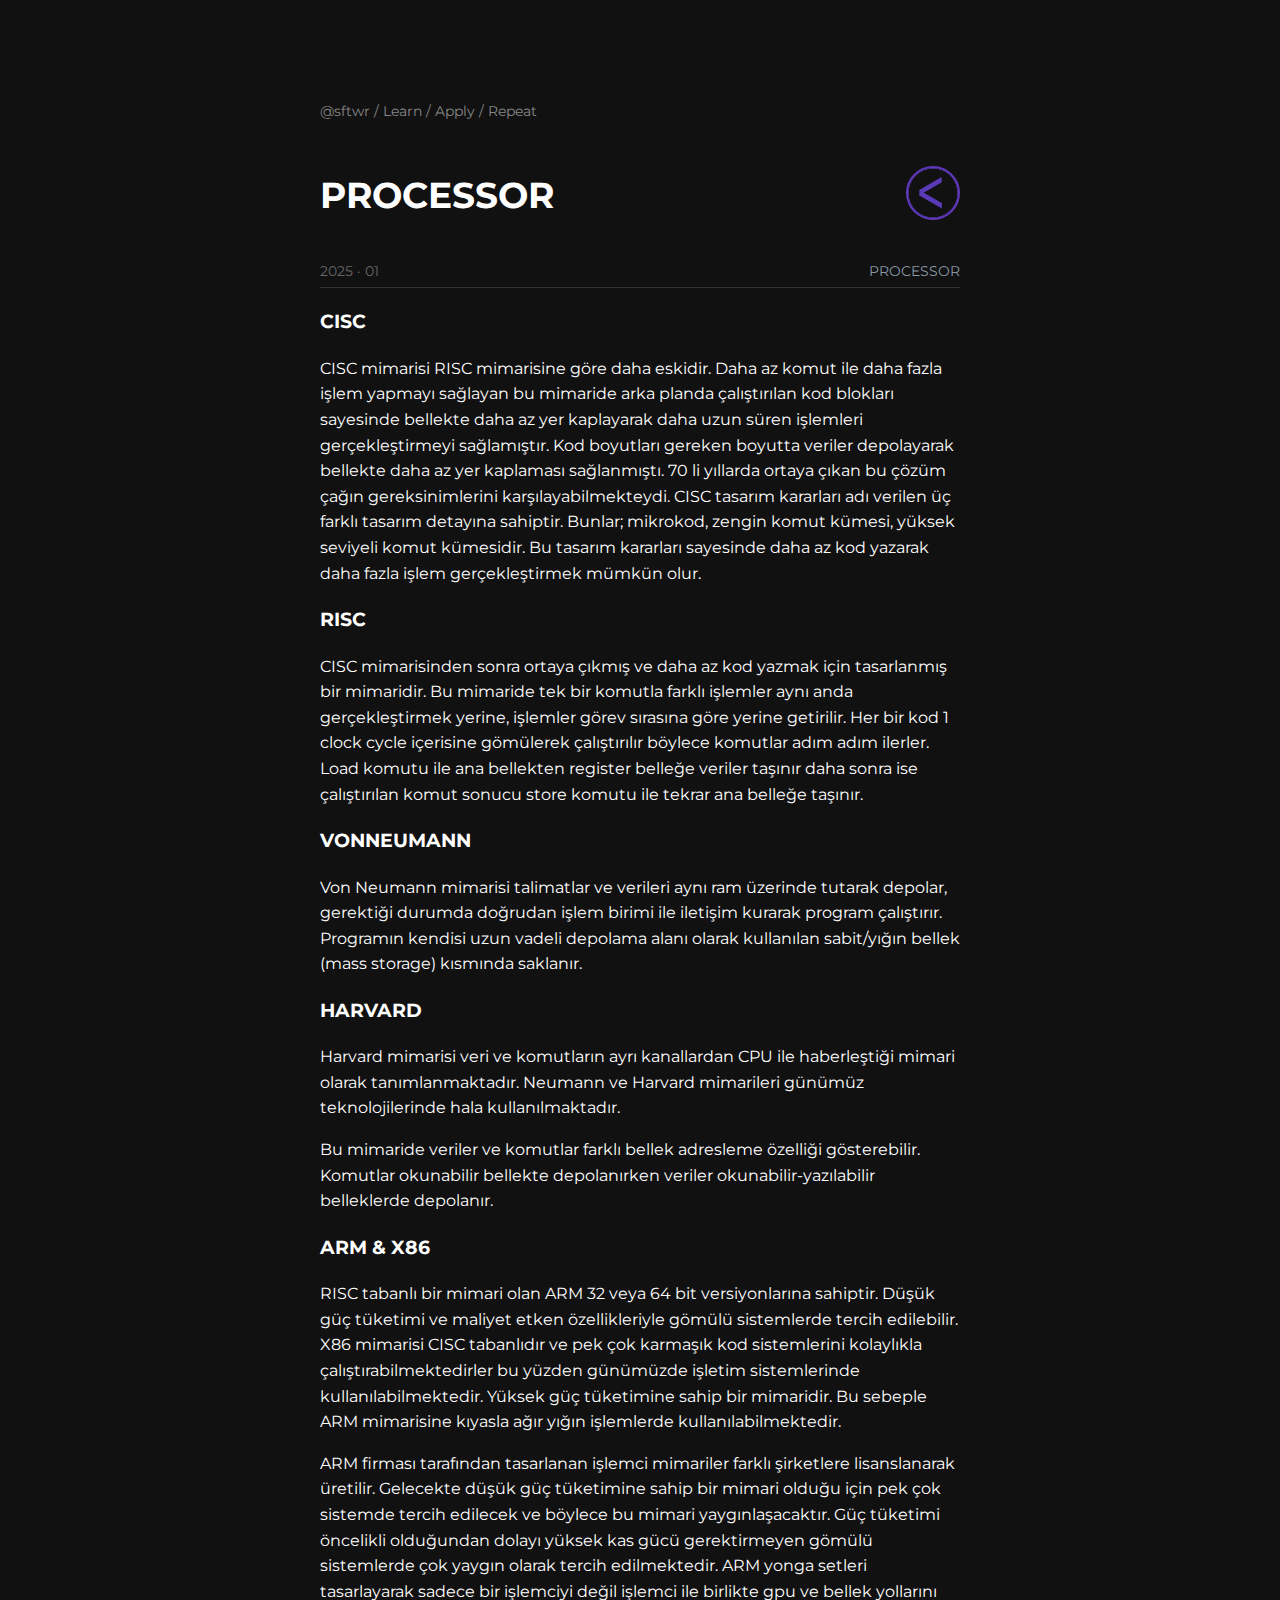
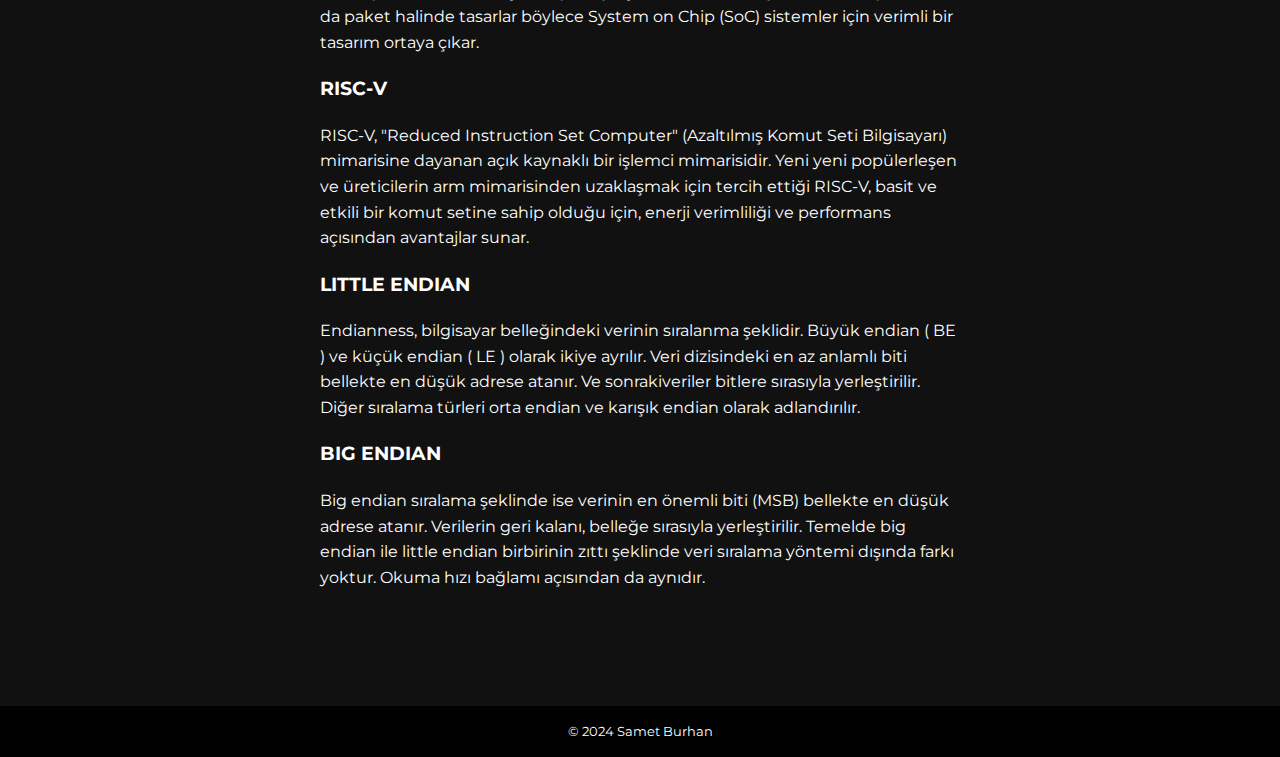
<file: blog/posts/processor.html>
<!DOCTYPE html>

<html lang="en">
<head>
    <meta charset="UTF-8">
    <meta name="viewport" content="width=device-width, initial-scale=1.0">
    <title>PROCESSOR</title>
    <!-- Google Fonts Montserrat Ekleniyor -->
    <link href="https://fonts.googleapis.com/css2?family=Montserrat:wght@400;700&display=swap" rel="stylesheet">
    <link rel="stylesheet" href="../style.css">
    <link rel="icon" href="../src/logos/blog.png" type="image/png">
</head>

<body>
    <div class="container">

        <nav class="navbar">
            <span>@sftwr</span> / <a href="#">Learn</a> / <a href="#">Apply</a> / <a href="#">Repeat</a>
        </nav>
        
        <div class="header">
            <h1>PROCESSOR</h1>
            <a href="../blog-home.html" alt="home">
                <div class="logo-container">
                    <img src="..\src\logos\back.png" alt="back">
                </div>
            </a>
        </div>

        <ul class="blog-list">
            <li><span class="date">2025 · 01</span> <a>PROCESSOR</a></li>
            <h3>CISC</h3>
            <p>CISC mimarisi RISC mimarisine göre daha eskidir. Daha az komut ile daha fazla işlem yapmayı sağlayan bu mimaride arka planda çalıştırılan kod blokları sayesinde bellekte daha az yer kaplayarak daha uzun süren işlemleri gerçekleştirmeyi sağlamıştır. Kod boyutları gereken boyutta veriler depolayarak bellekte daha az yer kaplaması sağlanmıştı. 70 li yıllarda ortaya çıkan bu çözüm çağın gereksinimlerini karşılayabilmekteydi. CISC tasarım kararları adı verilen üç farklı tasarım detayına sahiptir. Bunlar; mikrokod, zengin komut kümesi, yüksek seviyeli komut kümesidir. Bu tasarım kararları sayesinde daha az kod yazarak daha fazla işlem gerçekleştirmek mümkün olur.</p>
            <h3>RISC</h3>
            <p>CISC mimarisinden sonra ortaya çıkmış ve daha az kod yazmak için tasarlanmış bir mimaridir. Bu mimaride tek bir komutla farklı işlemler aynı anda gerçekleştirmek yerine, işlemler görev sırasına göre yerine getirilir. Her bir kod 1 clock cycle içerisine gömülerek çalıştırılır böylece komutlar adım adım ilerler. Load komutu ile ana bellekten register belleğe veriler taşınır daha sonra ise çalıştırılan komut sonucu store komutu ile tekrar ana belleğe taşınır.</p>
            <h3>VONNEUMANN</h3>
            <p>Von Neumann mimarisi talimatlar ve verileri aynı ram üzerinde tutarak depolar, gerektiği durumda doğrudan işlem birimi ile iletişim kurarak program çalıştırır. Programın kendisi uzun vadeli depolama alanı olarak kullanılan sabit/yığın bellek (mass storage) kısmında saklanır.</p>
            <h3>HARVARD</h3>
            <p>Harvard mimarisi veri ve komutların ayrı kanallardan CPU ile haberleştiği mimari olarak tanımlanmaktadır. Neumann ve Harvard mimarileri günümüz teknolojilerinde hala kullanılmaktadır.</p>
            <p>Bu mimaride veriler ve komutlar farklı bellek adresleme özelliği gösterebilir. Komutlar okunabilir bellekte depolanırken veriler okunabilir-yazılabilir belleklerde depolanır.</p>
            <h3>ARM & X86</h3>
            <p>RISC tabanlı bir mimari olan ARM 32 veya 64 bit versiyonlarına sahiptir. Düşük güç tüketimi ve maliyet etken özellikleriyle gömülü sistemlerde tercih edilebilir. X86 mimarisi CISC tabanlıdır ve pek çok karmaşık kod sistemlerini kolaylıkla çalıştırabilmektedirler bu yüzden günümüzde işletim sistemlerinde kullanılabilmektedir. Yüksek güç tüketimine sahip bir mimaridir. Bu sebeple ARM mimarisine kıyasla ağır yığın işlemlerde kullanılabilmektedir.</p>
            <p>ARM firması tarafından tasarlanan işlemci mimariler farklı şirketlere lisanslanarak üretilir. Gelecekte düşük güç tüketimine sahip bir mimari olduğu için pek çok sistemde tercih edilecek ve böylece bu mimari yaygınlaşacaktır. Güç tüketimi öncelikli olduğundan dolayı yüksek kas gücü gerektirmeyen gömülü sistemlerde çok yaygın olarak tercih edilmektedir. ARM yonga setleri tasarlayarak sadece bir işlemciyi değil işlemci ile birlikte gpu ve bellek yollarını da paket halinde tasarlar böylece System on Chip (SoC) sistemler için verimli bir tasarım ortaya çıkar.</p>
            <h3>RISC-V</h3>
            <p>RISC-V, "Reduced Instruction Set Computer" (Azaltılmış Komut Seti Bilgisayarı) mimarisine dayanan açık kaynaklı bir işlemci mimarisidir. Yeni yeni popülerleşen ve üreticilerin arm mimarisinden uzaklaşmak için tercih ettiği RISC-V, basit ve etkili bir komut setine sahip olduğu için, enerji verimliliği ve performans açısından avantajlar sunar.</p>
            <h3>LITTLE ENDIAN</h3>
            <p>Endianness, bilgisayar belleğindeki verinin sıralanma şeklidir. Büyük endian ( BE ) ve küçük endian ( LE ) olarak ikiye ayrılır. Veri dizisindeki en az anlamlı biti bellekte en düşük adrese atanır. Ve sonrakiveriler bitlere sırasıyla yerleştirilir. Diğer sıralama türleri orta endian ve karışık endian olarak adlandırılır.</p>
            <h3>BIG ENDIAN</h3>
            <p>Big endian sıralama şeklinde ise verinin en önemli biti (MSB) bellekte en düşük adrese atanır. Verilerin geri kalanı, belleğe sırasıyla yerleştirilir. Temelde big endian ile little endian birbirinin zıttı şeklinde veri sıralama yöntemi dışında farkı yoktur. Okuma hızı bağlamı açısından da aynıdır.</p>
        </ul>
    </div>
    <footer>
        <p>© 2024 Samet Burhan</p>
    </footer>
</body>
</html>
</file>
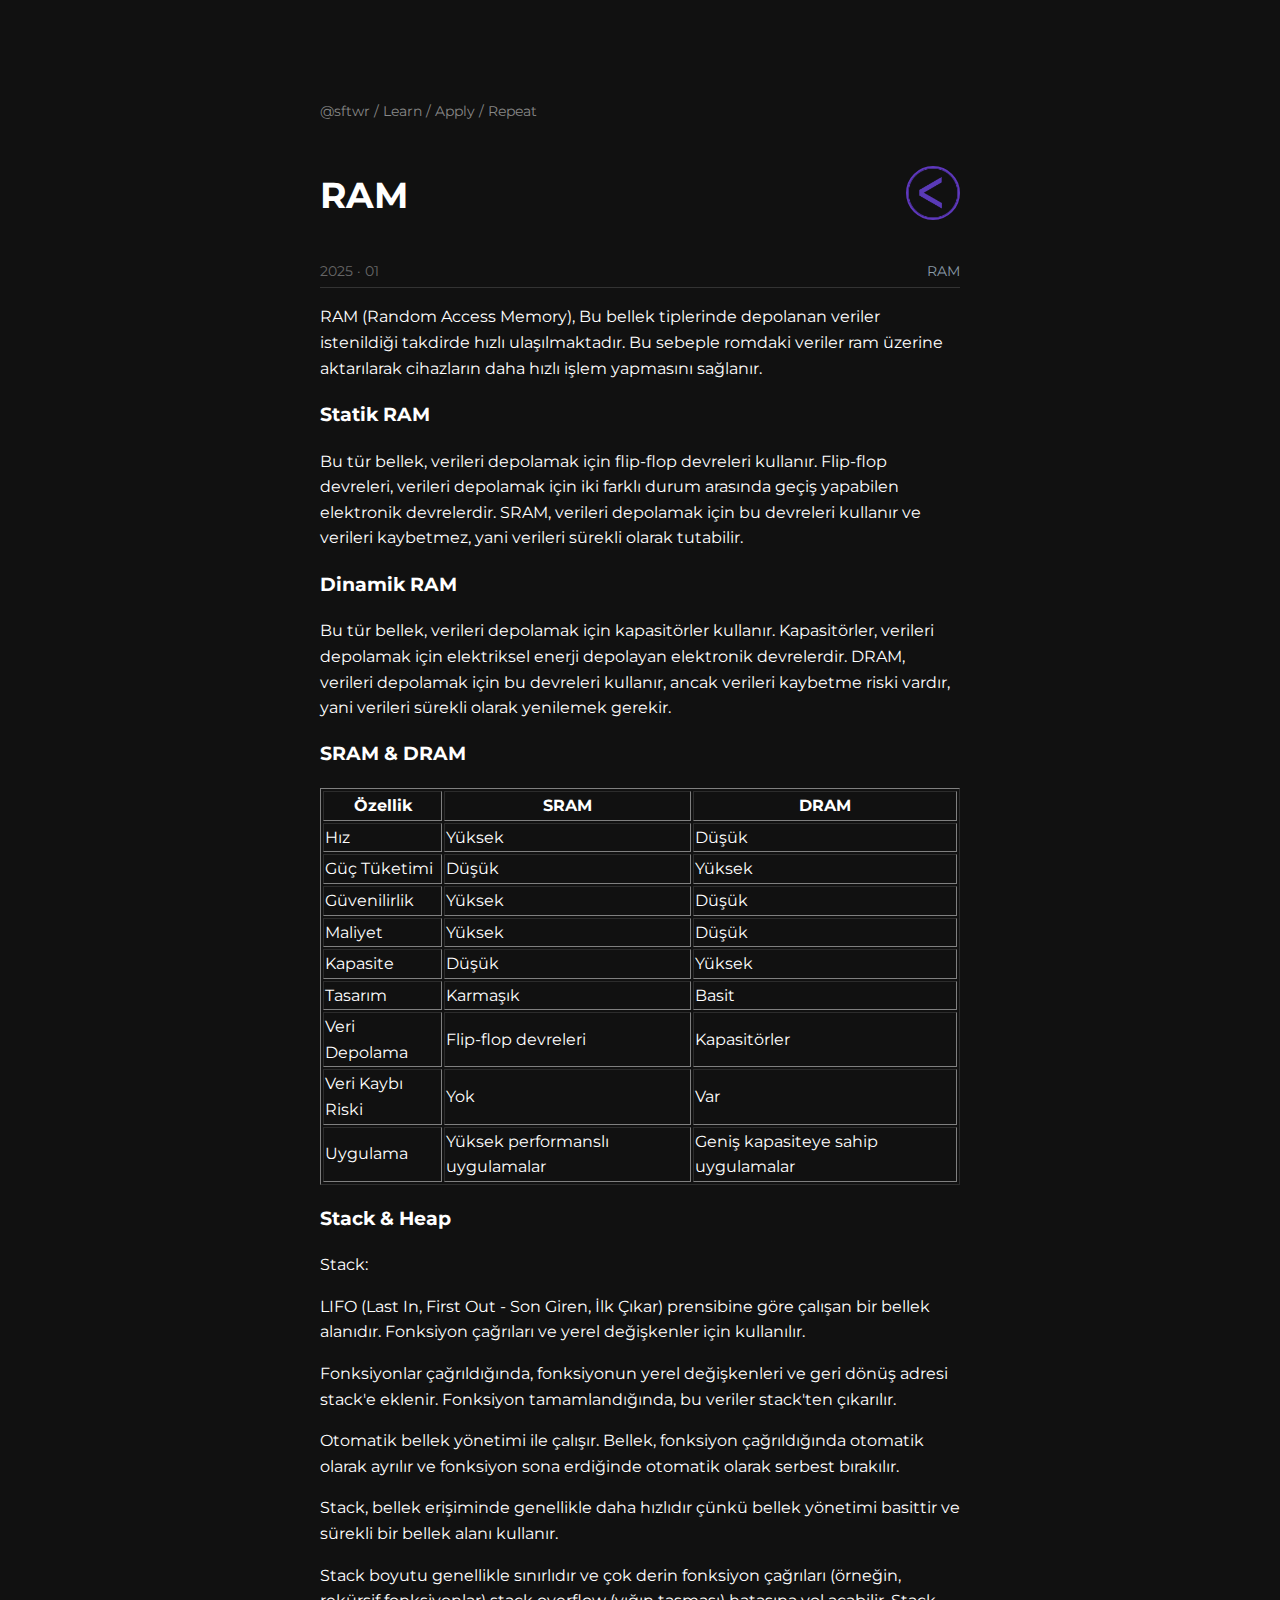
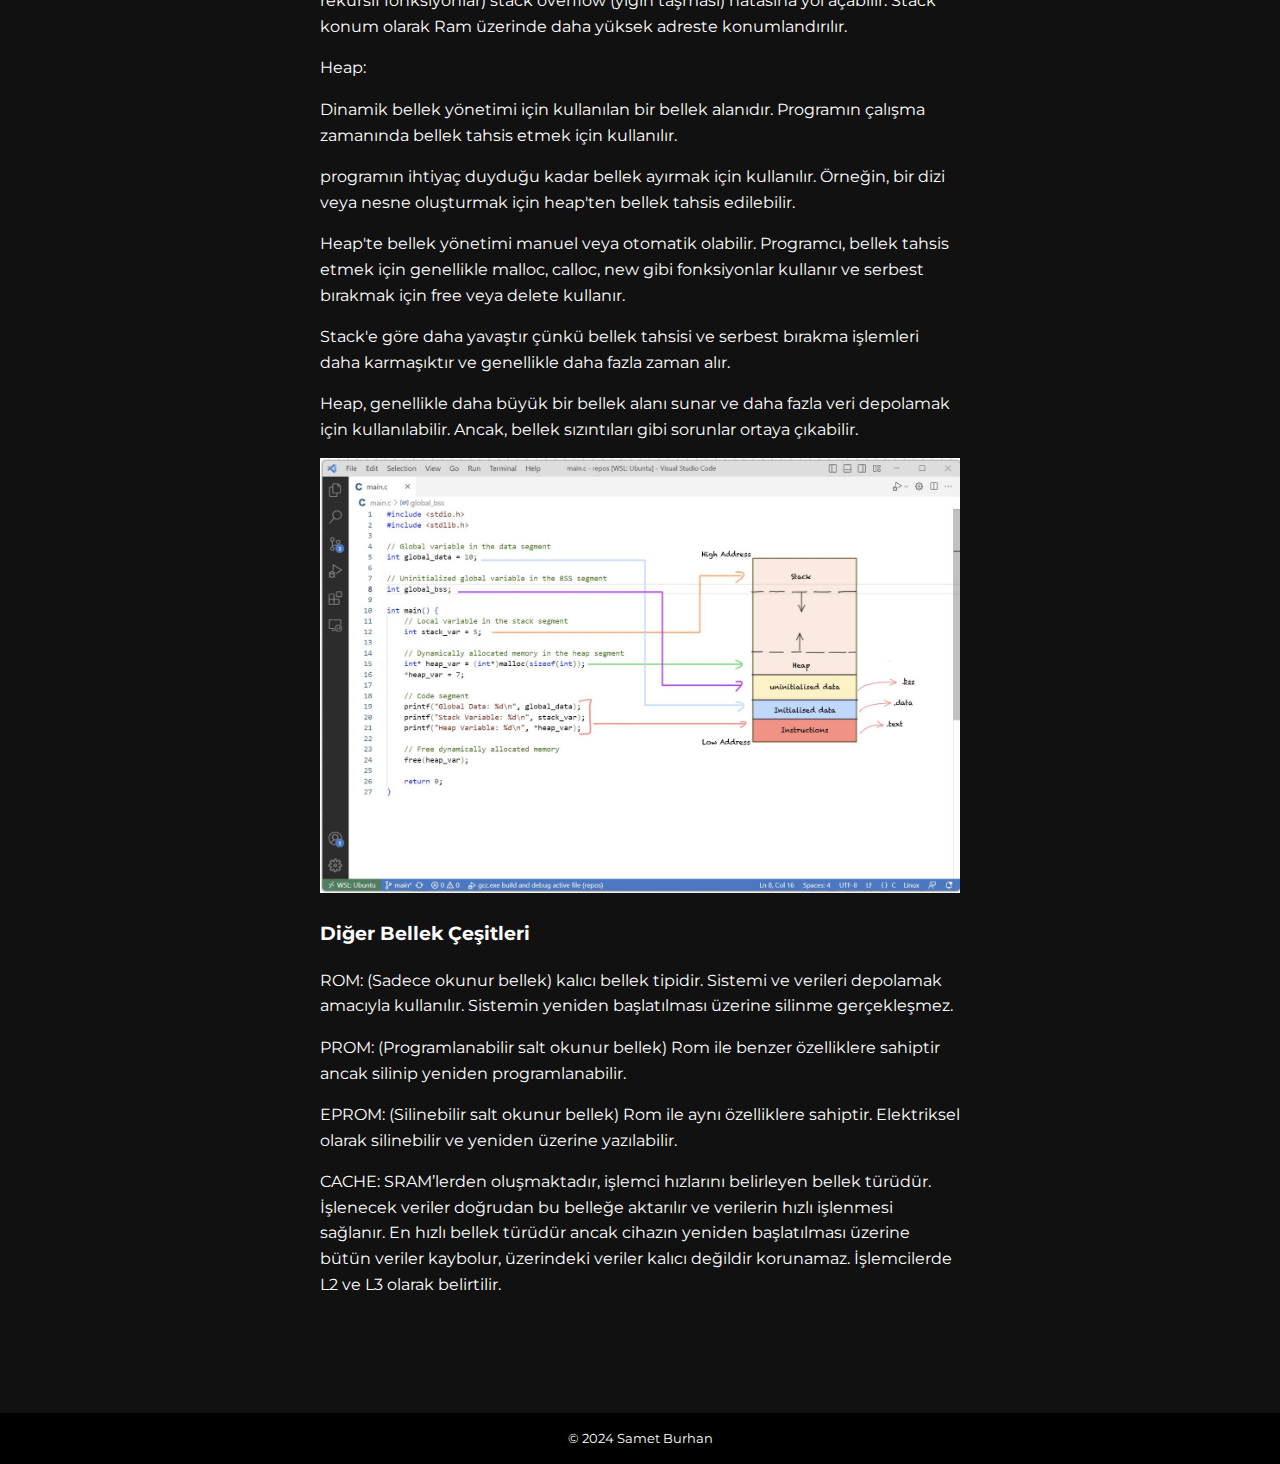
<file: blog/posts/ram.html>
<!DOCTYPE html>

<html lang="en">
<head>
    <meta charset="UTF-8">
    <meta name="viewport" content="width=device-width, initial-scale=1.0">
    <title>RAM</title>
    <!-- Google Fonts Montserrat Ekleniyor -->
    <link href="https://fonts.googleapis.com/css2?family=Montserrat:wght@400;700&display=swap" rel="stylesheet">
    <link rel="stylesheet" href="../style.css">
    <link rel="icon" href="../src/logos/blog.png" type="image/png">
</head>

<body>
    <div class="container">

        <nav class="navbar">
            <span>@sftwr</span> / <a href="#">Learn</a> / <a href="#">Apply</a> / <a href="#">Repeat</a>
        </nav>
        
        <div class="header">
            <h1>RAM</h1>
            <a href="../blog-home.html" alt="home">
              <div class="logo-container">
                  <img src="..\src\logos\back.png" alt="back">
              </div>
          </a>
        </div>

        <ul class="blog-list">
            <li><span class="date">2025 · 01</span> <a>RAM</a></li>
            <p>RAM (Random Access Memory), Bu bellek tiplerinde depolanan veriler istenildiği takdirde hızlı ulaşılmaktadır. Bu sebeple romdaki veriler ram üzerine aktarılarak cihazların daha hızlı işlem yapmasını sağlanır.</p>
            <h3>Statik RAM</h3>
            <p>Bu tür bellek, verileri depolamak için flip-flop devreleri kullanır. Flip-flop devreleri, verileri depolamak için iki farklı durum arasında geçiş yapabilen elektronik devrelerdir. SRAM, verileri depolamak için bu devreleri kullanır ve verileri kaybetmez, yani verileri sürekli olarak tutabilir.</p>
            <h3>Dinamik RAM</h3>
            <p>Bu tür bellek, verileri depolamak için kapasitörler kullanır. Kapasitörler, verileri depolamak için elektriksel enerji depolayan elektronik devrelerdir. DRAM, verileri depolamak için bu devreleri kullanır, ancak verileri kaybetme riski vardır, yani verileri sürekli olarak yenilemek gerekir.</p>
            <h3>SRAM & DRAM</h3>
            <table border="1">
                <tr>
                  <th>Özellik</th>
                  <th>SRAM</th>
                  <th>DRAM</th>
                </tr>
                <tr>
                  <td>Hız</td>
                  <td>Yüksek</td>
                  <td>Düşük</td>
                </tr>
                <tr>
                  <td>Güç Tüketimi</td>
                  <td>Düşük</td>
                  <td>Yüksek</td>
                </tr>
                <tr>
                  <td>Güvenilirlik</td>
                  <td>Yüksek</td>
                  <td>Düşük</td>
                </tr>
                <tr>
                  <td>Maliyet</td>
                  <td>Yüksek</td>
                  <td>Düşük</td>
                </tr>
                <tr>
                  <td>Kapasite</td>
                  <td>Düşük</td>
                  <td>Yüksek</td>
                </tr>
                <tr>
                  <td>Tasarım</td>
                  <td>Karmaşık</td>
                  <td>Basit</td>
                </tr>
                <tr>
                  <td>Veri Depolama</td>
                  <td>Flip-flop devreleri</td>
                  <td>Kapasitörler</td>
                </tr>
                <tr>
                  <td>Veri Kaybı Riski</td>
                  <td>Yok</td>
                  <td>Var</td>
                </tr>
                <tr>
                  <td>Uygulama</td>
                  <td>Yüksek performanslı uygulamalar</td>
                  <td>Geniş kapasiteye sahip uygulamalar</td>
                </tr>
              </table>
              <h3>Stack & Heap</h3>
              <p>Stack:</p>
              <p>LIFO (Last In, First Out - Son Giren, İlk Çıkar) prensibine göre çalışan bir bellek alanıdır. Fonksiyon çağrıları ve yerel değişkenler için kullanılır.</p>
              <p>Fonksiyonlar çağrıldığında, fonksiyonun yerel değişkenleri ve geri dönüş adresi stack'e eklenir. Fonksiyon tamamlandığında, bu veriler stack'ten çıkarılır.</p>
              <p>Otomatik bellek yönetimi ile çalışır. Bellek, fonksiyon çağrıldığında otomatik olarak ayrılır ve fonksiyon sona erdiğinde otomatik olarak serbest bırakılır.</p>
              <p>Stack, bellek erişiminde genellikle daha hızlıdır çünkü bellek yönetimi basittir ve sürekli bir bellek alanı kullanır.</p>
              <p>Stack boyutu genellikle sınırlıdır ve çok derin fonksiyon çağrıları (örneğin, rekürsif fonksiyonlar) stack overflow (yığın taşması) hatasına yol açabilir. Stack konum olarak Ram üzerinde daha yüksek adreste konumlandırılır.</p>
              <p>Heap:</p>
              <p>Dinamik bellek yönetimi için kullanılan bir bellek alanıdır. Programın çalışma zamanında bellek tahsis etmek için kullanılır.</p>
              <p>programın ihtiyaç duyduğu kadar bellek ayırmak için kullanılır. Örneğin, bir dizi veya nesne oluşturmak için heap'ten bellek tahsis edilebilir.</p>
              <p>Heap'te bellek yönetimi manuel veya otomatik olabilir. Programcı, bellek tahsis etmek için genellikle malloc, calloc, new gibi fonksiyonlar kullanır ve serbest bırakmak için free veya delete kullanır.</p>
              <p>Stack'e göre daha yavaştır çünkü bellek tahsisi ve serbest bırakma işlemleri daha karmaşıktır ve genellikle daha fazla zaman alır.</p>
              <p>Heap, genellikle daha büyük bir bellek alanı sunar ve daha fazla veri depolamak için kullanılabilir. Ancak, bellek sızıntıları gibi sorunlar ortaya çıkabilir.</p>
              <img src="../src/images/heap-stack.jpeg" alt="heap-stack" width="100%">
              <h3>Diğer Bellek Çeşitleri</h3>
              <p>ROM: (Sadece okunur bellek) kalıcı bellek tipidir. Sistemi ve verileri depolamak amacıyla kullanılır. Sistemin yeniden başlatılması üzerine silinme gerçekleşmez.</p>
              <p>PROM: (Programlanabilir salt okunur bellek) Rom ile benzer özelliklere sahiptir ancak silinip yeniden programlanabilir.</p>
              <p>EPROM: (Silinebilir salt okunur bellek) Rom ile aynı özelliklere sahiptir. Elektriksel olarak silinebilir ve yeniden üzerine yazılabilir.</p> 
              <p>CACHE: SRAM’lerden oluşmaktadır, işlemci hızlarını belirleyen bellek türüdür. İşlenecek veriler doğrudan bu belleğe aktarılır ve verilerin hızlı işlenmesi sağlanır. En hızlı bellek türüdür ancak cihazın yeniden başlatılması üzerine bütün veriler kaybolur, üzerindeki veriler kalıcı değildir korunamaz. İşlemcilerde L2 ve L3 olarak belirtilir.</p>
        </ul>
    </div>
    <footer>
        <p>© 2024 Samet Burhan</p>
    </footer>
</body>
</html>
</file>
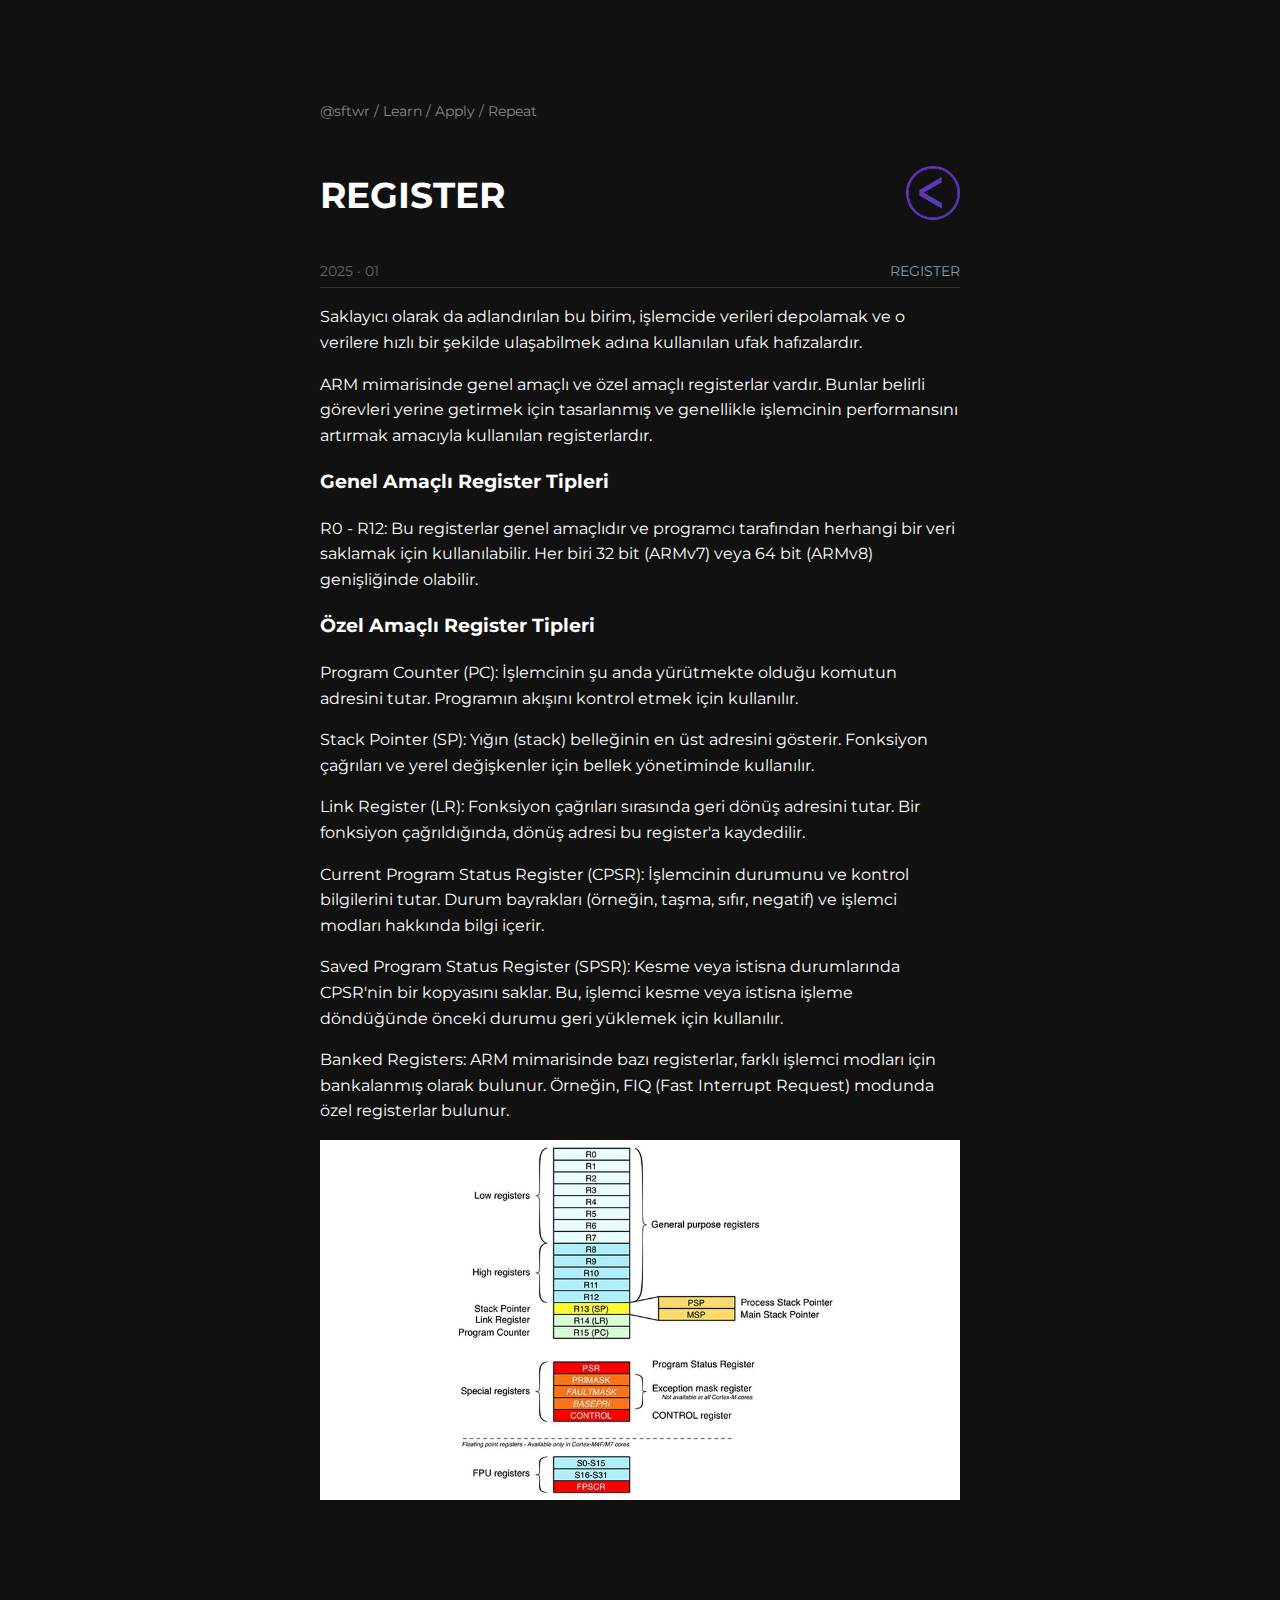
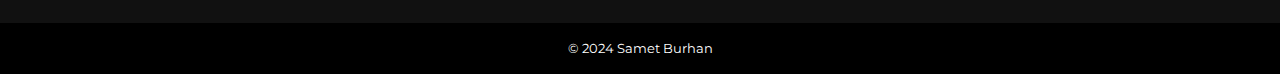
<file: blog/posts/register.html>
<!DOCTYPE html>

<html lang="en">
<head>
    <meta charset="UTF-8">
    <meta name="viewport" content="width=device-width, initial-scale=1.0">
    <title>REGISTER</title>
    <!-- Google Fonts Montserrat Ekleniyor -->
    <link href="https://fonts.googleapis.com/css2?family=Montserrat:wght@400;700&display=swap" rel="stylesheet">
    <link rel="stylesheet" href="../style.css">
    <link rel="icon" href="../src/logos/blog.png" type="image/png">
</head>

<body>
    <div class="container">

        <nav class="navbar">
            <span>@sftwr</span> / <a href="#">Learn</a> / <a href="#">Apply</a> / <a href="#">Repeat</a>
        </nav>
        
        <div class="header">
            <h1>REGISTER</h1>
            <a href="../blog-home.html" alt="home">
                <div class="logo-container">
                    <img src="..\src\logos\back.png" alt="back">
                </div>
            </a>
        </div>

        <ul class="blog-list">
            <li><span class="date">2025 · 01</span> <a>REGISTER</a></li>
            <p>Saklayıcı olarak da adlandırılan bu birim, işlemcide verileri depolamak ve o verilere hızlı bir şekilde ulaşabilmek adına kullanılan ufak hafızalardır.</p>
            <p>ARM mimarisinde genel amaçlı ve özel amaçlı registerlar vardır. Bunlar belirli görevleri yerine getirmek için tasarlanmış ve genellikle işlemcinin performansını artırmak amacıyla kullanılan registerlardır.</p>
            <h3>Genel Amaçlı Register Tipleri</h3>
            <p>R0 - R12: Bu registerlar genel amaçlıdır ve programcı tarafından herhangi bir veri saklamak için kullanılabilir. Her biri 32 bit (ARMv7) veya 64 bit (ARMv8) genişliğinde olabilir.</p>
            <h3>Özel Amaçlı Register Tipleri</h3>
            <p>Program Counter (PC): İşlemcinin şu anda yürütmekte olduğu komutun adresini tutar. Programın akışını kontrol etmek için kullanılır.</p>
            <p>Stack Pointer (SP): Yığın (stack) belleğinin en üst adresini gösterir. Fonksiyon çağrıları ve yerel değişkenler için bellek yönetiminde kullanılır.</p>
            <p>Link Register (LR): Fonksiyon çağrıları sırasında geri dönüş adresini tutar. Bir fonksiyon çağrıldığında, dönüş adresi bu register'a kaydedilir.</p>
            <p>Current Program Status Register (CPSR): İşlemcinin durumunu ve kontrol bilgilerini tutar. Durum bayrakları (örneğin, taşma, sıfır, negatif) ve işlemci modları hakkında bilgi içerir.</p>
            <p>Saved Program Status Register (SPSR): Kesme veya istisna durumlarında CPSR'nin bir kopyasını saklar. Bu, işlemci kesme veya istisna işleme döndüğünde önceki durumu geri yüklemek için kullanılır.</p>
            <p>Banked Registers: ARM mimarisinde bazı registerlar, farklı işlemci modları için bankalanmış olarak bulunur. Örneğin, FIQ (Fast Interrupt Request) modunda özel registerlar bulunur.</p>
            <img src="../src/images/register-map.jpg" alt="register-map" width="100%">
        </ul>
    </div>
    <footer>
        <p>© 2024 Samet Burhan</p>
    </footer>
</body>
</html>
</file>
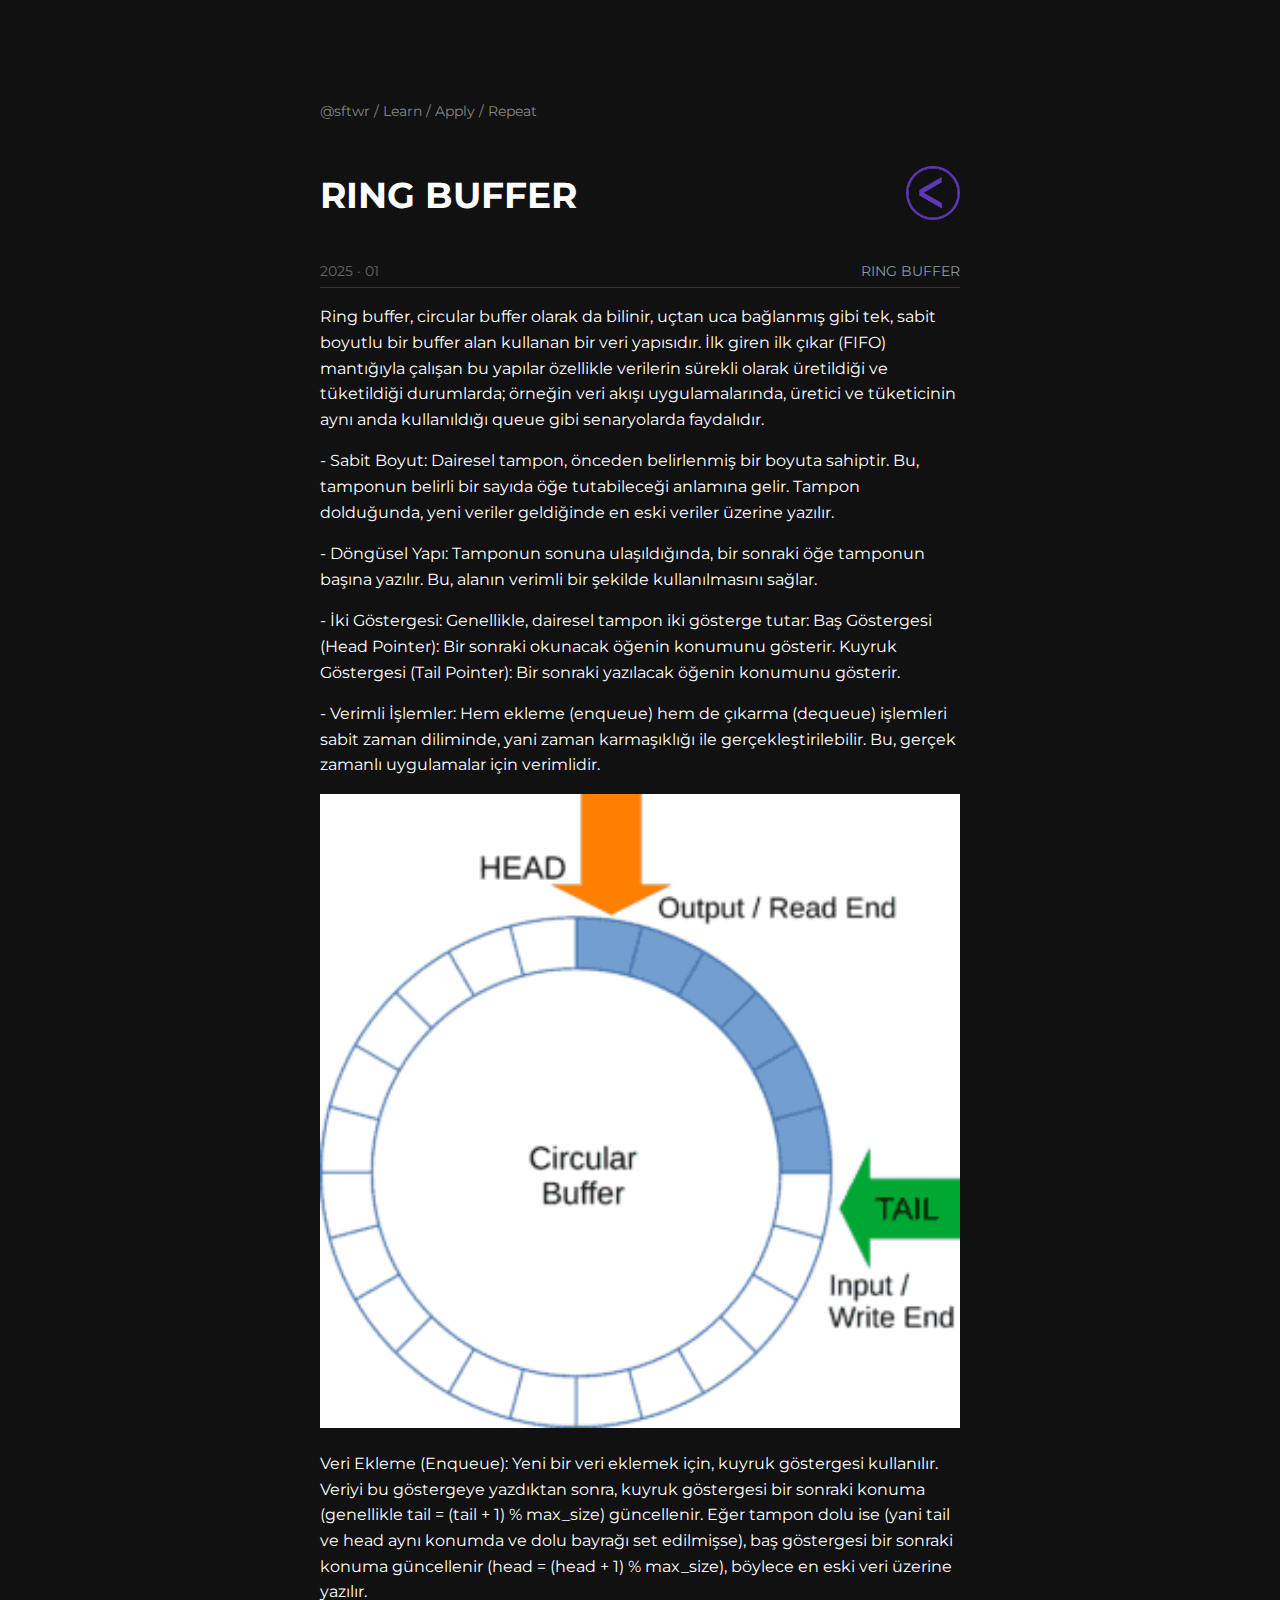
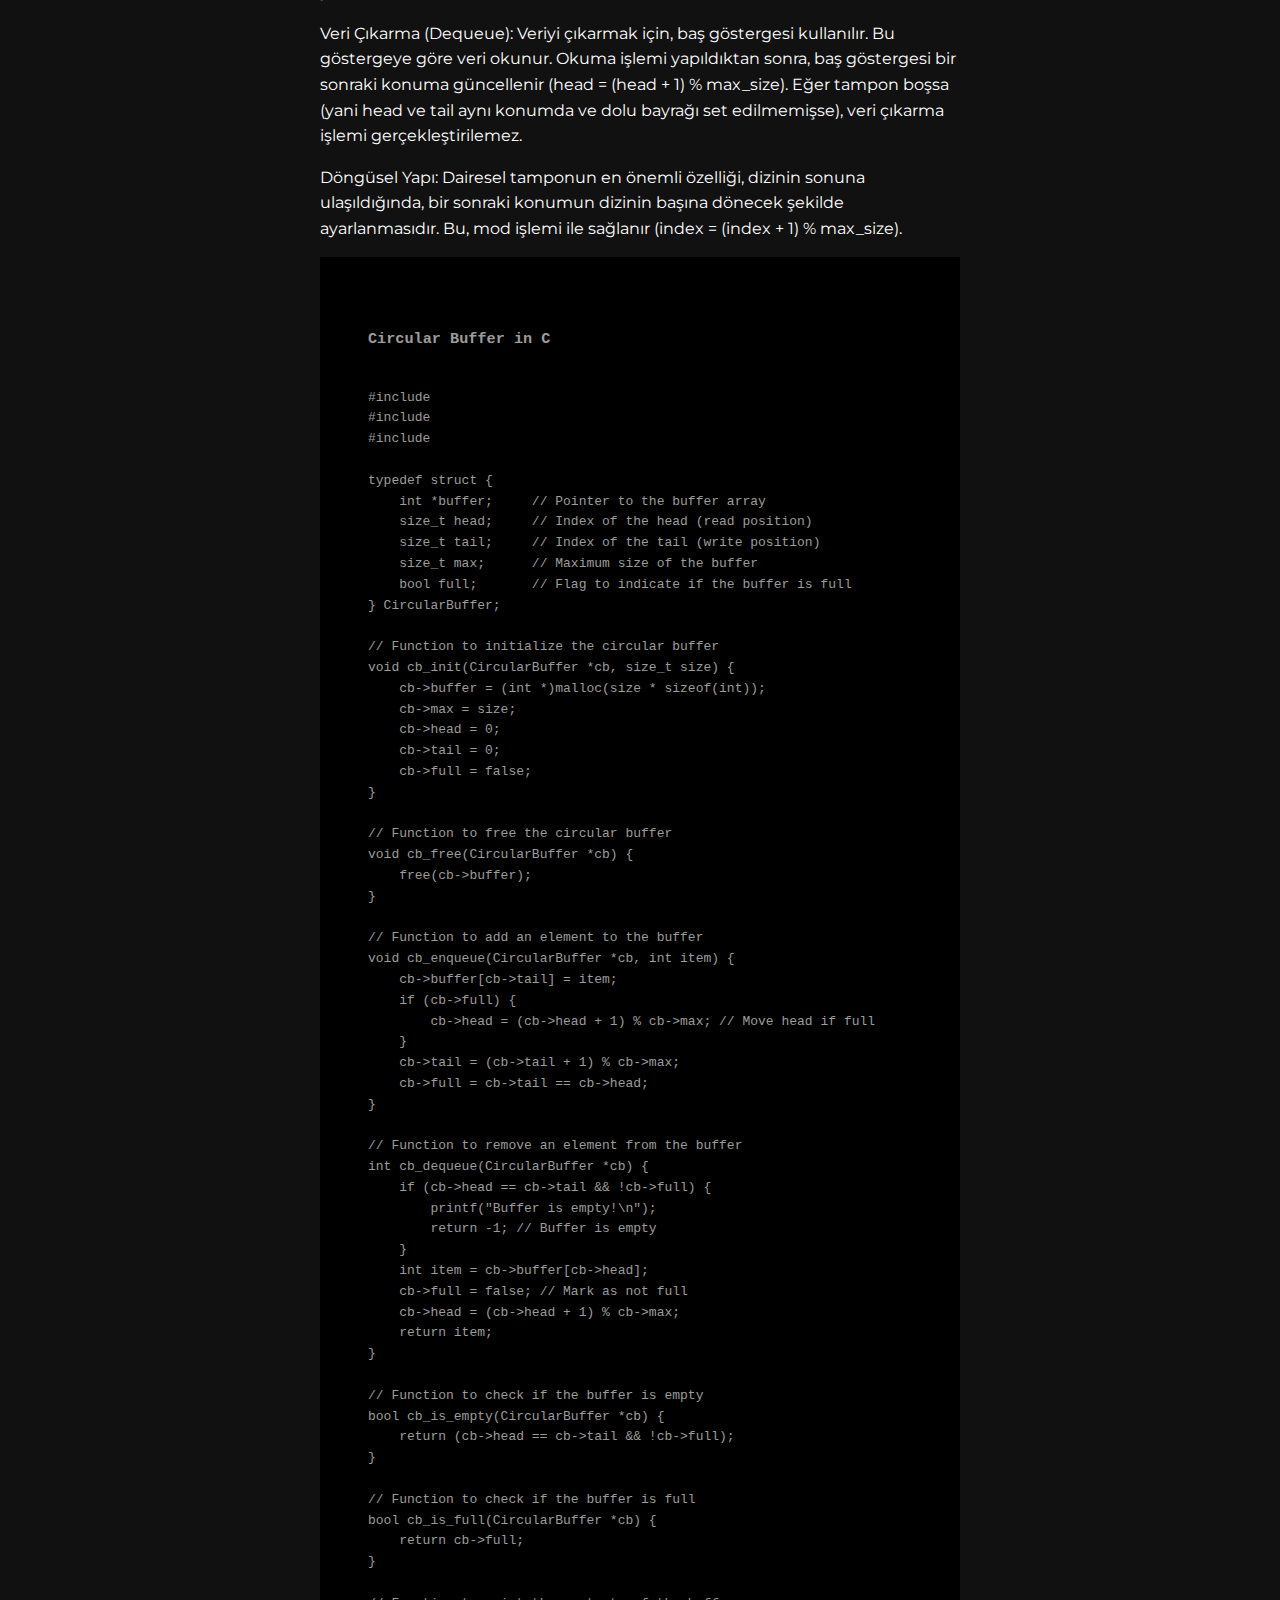
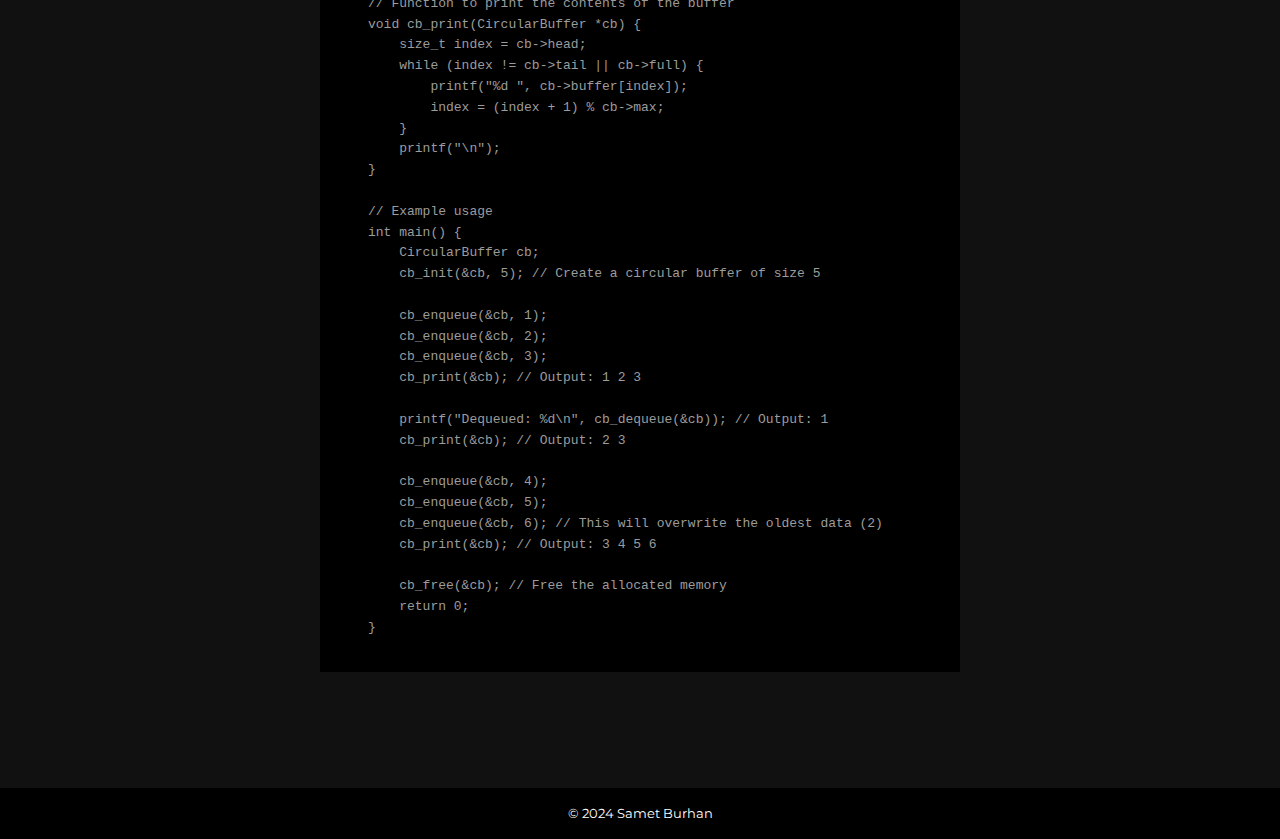
<file: blog/posts/ring.html>
<!DOCTYPE html>

<html lang="en">
<head>
    <meta charset="UTF-8">
    <meta name="viewport" content="width=device-width, initial-scale=1.0">
    <title>RING BUFFER</title>
    <!-- Google Fonts Montserrat Ekleniyor -->
    <link href="https://fonts.googleapis.com/css2?family=Montserrat:wght@400;700&display=swap" rel="stylesheet">
    <link rel="stylesheet" href="../style.css">
    <link rel="icon" href="../src/logos/blog.png" type="image/png">
</head>

<body>
    <div class="container">

        <nav class="navbar">
            <span>@sftwr</span> / <a href="#">Learn</a> / <a href="#">Apply</a> / <a href="#">Repeat</a>
        </nav>
        
        <div class="header">
            <h1>RING BUFFER</h1>
            <a href="../blog-home.html" alt="home">
              <div class="logo-container">
                  <img src="..\src\logos\back.png" alt="back">
              </div>
          </a>
        </div>

        <ul class="blog-list">
            <li><span class="date">2025 · 01</span> <a>RING BUFFER</a></li>
            <p>Ring buffer, circular buffer olarak da bilinir, uçtan uca bağlanmış gibi tek, sabit boyutlu bir buffer alan kullanan bir veri yapısıdır. İlk giren ilk çıkar (FIFO) mantığıyla çalışan bu yapılar özellikle verilerin sürekli olarak üretildiği ve tüketildiği durumlarda; örneğin veri akışı uygulamalarında, üretici ve tüketicinin aynı anda kullanıldığı queue gibi senaryolarda faydalıdır.</p>
            <p>- Sabit Boyut: Dairesel tampon, önceden belirlenmiş bir boyuta sahiptir. Bu, tamponun belirli bir sayıda öğe tutabileceği anlamına gelir. Tampon dolduğunda, yeni veriler geldiğinde en eski veriler üzerine yazılır.</p>
            <p>- Döngüsel Yapı: Tamponun sonuna ulaşıldığında, bir sonraki öğe tamponun başına yazılır. Bu, alanın verimli bir şekilde kullanılmasını sağlar.</p>
            <p>- İki Göstergesi: Genellikle, dairesel tampon iki gösterge tutar: Baş Göstergesi (Head Pointer): Bir sonraki okunacak öğenin konumunu gösterir. Kuyruk Göstergesi (Tail Pointer): Bir sonraki yazılacak öğenin konumunu gösterir.</p>
            <p>- Verimli İşlemler: Hem ekleme (enqueue) hem de çıkarma (dequeue) işlemleri sabit zaman diliminde, yani zaman karmaşıklığı ile gerçekleştirilebilir. Bu, gerçek zamanlı uygulamalar için verimlidir.</p>
            <img src="../src/images/ring.webp" alt="ring-buffer" width="100%">
            <p>Veri Ekleme (Enqueue): Yeni bir veri eklemek için, kuyruk göstergesi kullanılır. Veriyi bu göstergeye yazdıktan sonra, kuyruk göstergesi bir sonraki konuma (genellikle tail = (tail + 1) % max_size) güncellenir. Eğer tampon dolu ise (yani tail ve head aynı konumda ve dolu bayrağı set edilmişse), baş göstergesi bir sonraki konuma güncellenir (head = (head + 1) % max_size), böylece en eski veri üzerine yazılır.</p>
            <p>Veri Çıkarma (Dequeue): Veriyi çıkarmak için, baş göstergesi kullanılır. Bu göstergeye göre veri okunur. Okuma işlemi yapıldıktan sonra, baş göstergesi bir sonraki konuma güncellenir (head = (head + 1) % max_size). Eğer tampon boşsa (yani head ve tail aynı konumda ve dolu bayrağı set edilmemişse), veri çıkarma işlemi gerçekleştirilemez.</p>
            <p>Döngüsel Yapı: Dairesel tamponun en önemli özelliği, dizinin sonuna ulaşıldığında, bir sonraki konumun dizinin başına dönecek şekilde ayarlanmasıdır. Bu, mod işlemi ile sağlanır (index = (index + 1) % max_size).</p>
            <div class="code-box">
            <pre><code class="language-c">
            <h3>Circular Buffer in C</h3>
#include <stdio.h>
#include <stdlib.h>
#include <stdbool.h>

typedef struct {
    int *buffer;     // Pointer to the buffer array
    size_t head;     // Index of the head (read position)
    size_t tail;     // Index of the tail (write position)
    size_t max;      // Maximum size of the buffer
    bool full;       // Flag to indicate if the buffer is full
} CircularBuffer;

// Function to initialize the circular buffer
void cb_init(CircularBuffer *cb, size_t size) {
    cb->buffer = (int *)malloc(size * sizeof(int));
    cb->max = size;
    cb->head = 0;
    cb->tail = 0;
    cb->full = false;
}

// Function to free the circular buffer
void cb_free(CircularBuffer *cb) {
    free(cb->buffer);
}

// Function to add an element to the buffer
void cb_enqueue(CircularBuffer *cb, int item) {
    cb->buffer[cb->tail] = item;
    if (cb->full) {
        cb->head = (cb->head + 1) % cb->max; // Move head if full
    }
    cb->tail = (cb->tail + 1) % cb->max;
    cb->full = cb->tail == cb->head;
}

// Function to remove an element from the buffer
int cb_dequeue(CircularBuffer *cb) {
    if (cb->head == cb->tail && !cb->full) {
        printf("Buffer is empty!\n");
        return -1; // Buffer is empty
    }
    int item = cb->buffer[cb->head];
    cb->full = false; // Mark as not full
    cb->head = (cb->head + 1) % cb->max;
    return item;
}

// Function to check if the buffer is empty
bool cb_is_empty(CircularBuffer *cb) {
    return (cb->head == cb->tail && !cb->full);
}

// Function to check if the buffer is full
bool cb_is_full(CircularBuffer *cb) {
    return cb->full;
}

// Function to print the contents of the buffer
void cb_print(CircularBuffer *cb) {
    size_t index = cb->head;
    while (index != cb->tail || cb->full) {
        printf("%d ", cb->buffer[index]);
        index = (index + 1) % cb->max;
    }
    printf("\n");
}

// Example usage
int main() {
    CircularBuffer cb;
    cb_init(&cb, 5); // Create a circular buffer of size 5

    cb_enqueue(&cb, 1);
    cb_enqueue(&cb, 2);
    cb_enqueue(&cb, 3);
    cb_print(&cb); // Output: 1 2 3

    printf("Dequeued: %d\n", cb_dequeue(&cb)); // Output: 1
    cb_print(&cb); // Output: 2 3

    cb_enqueue(&cb, 4);
    cb_enqueue(&cb, 5);
    cb_enqueue(&cb, 6); // This will overwrite the oldest data (2)
    cb_print(&cb); // Output: 3 4 5 6

    cb_free(&cb); // Free the allocated memory
    return 0;
}                    
                </code></pre>
            </div>
        </ul>
    </div>
    <footer>
        <p>© 2024 Samet Burhan</p>
    </footer>
</body>
</html>
</file>
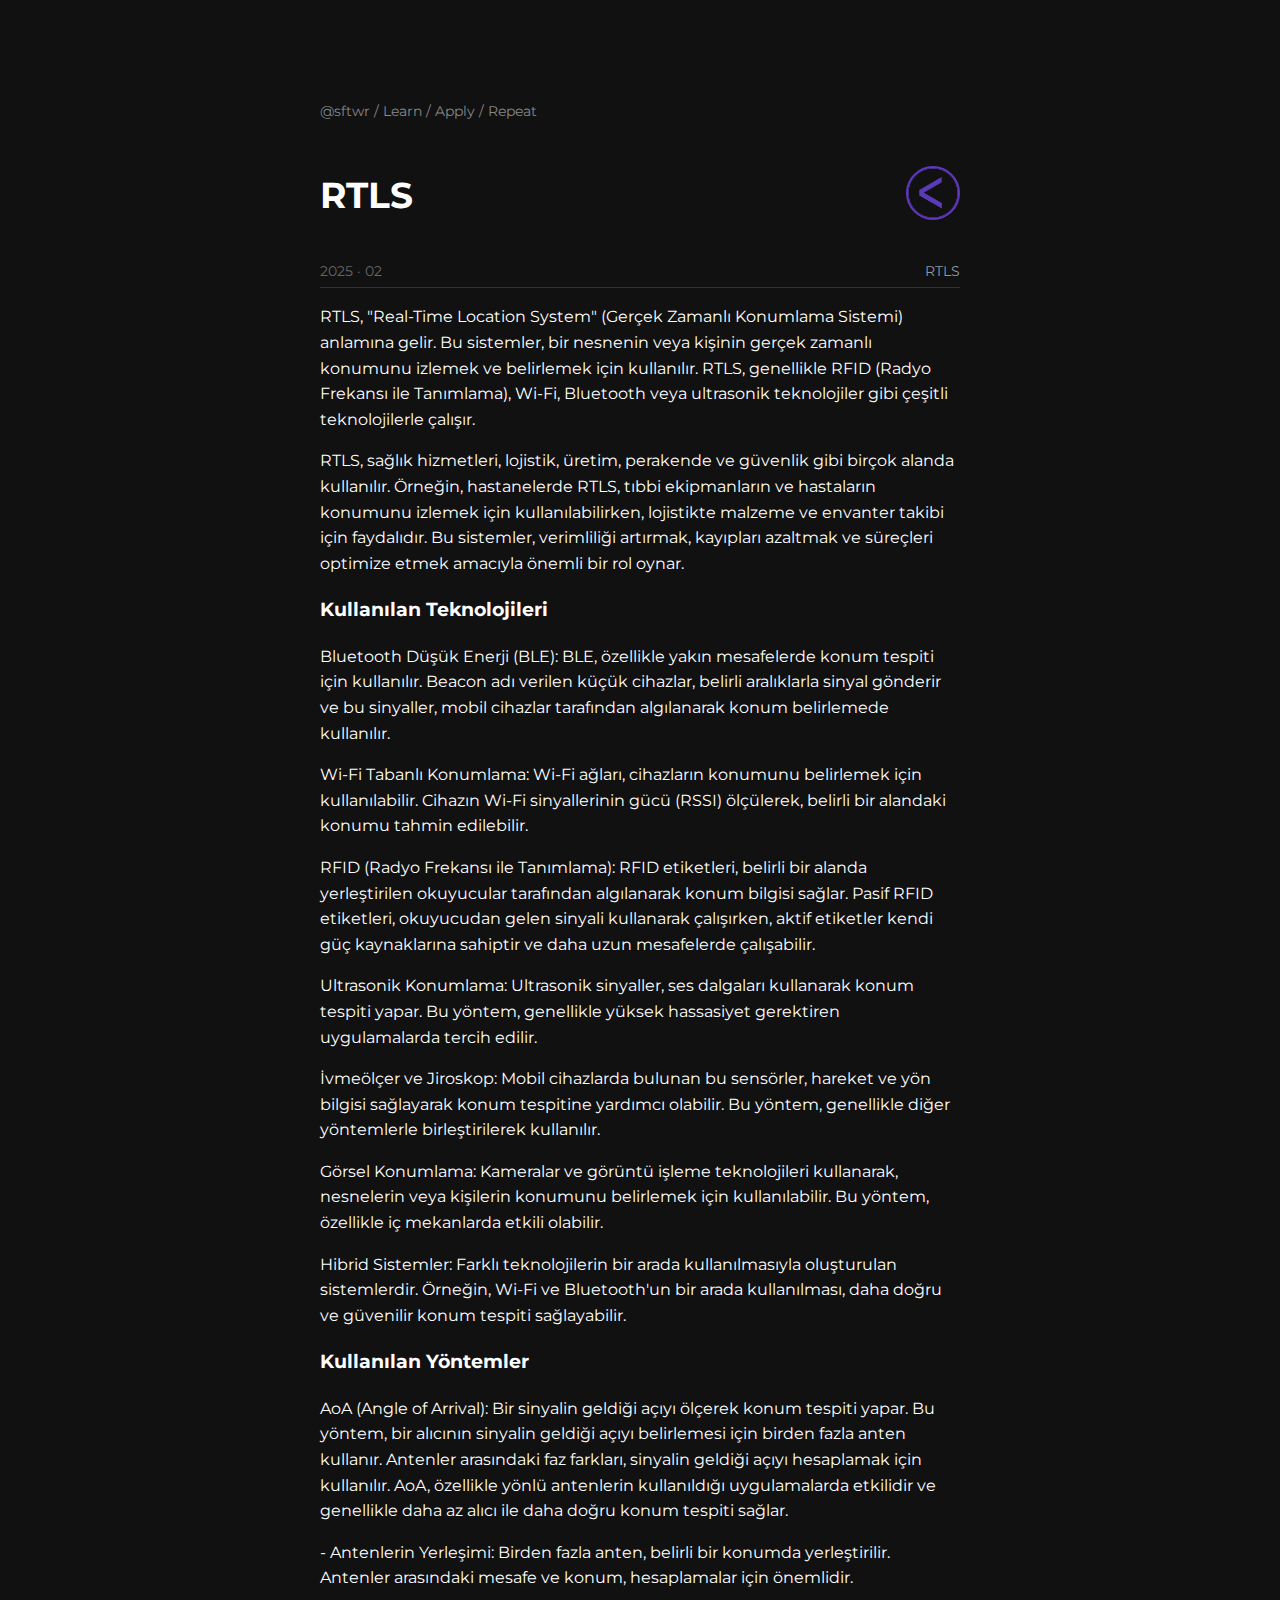
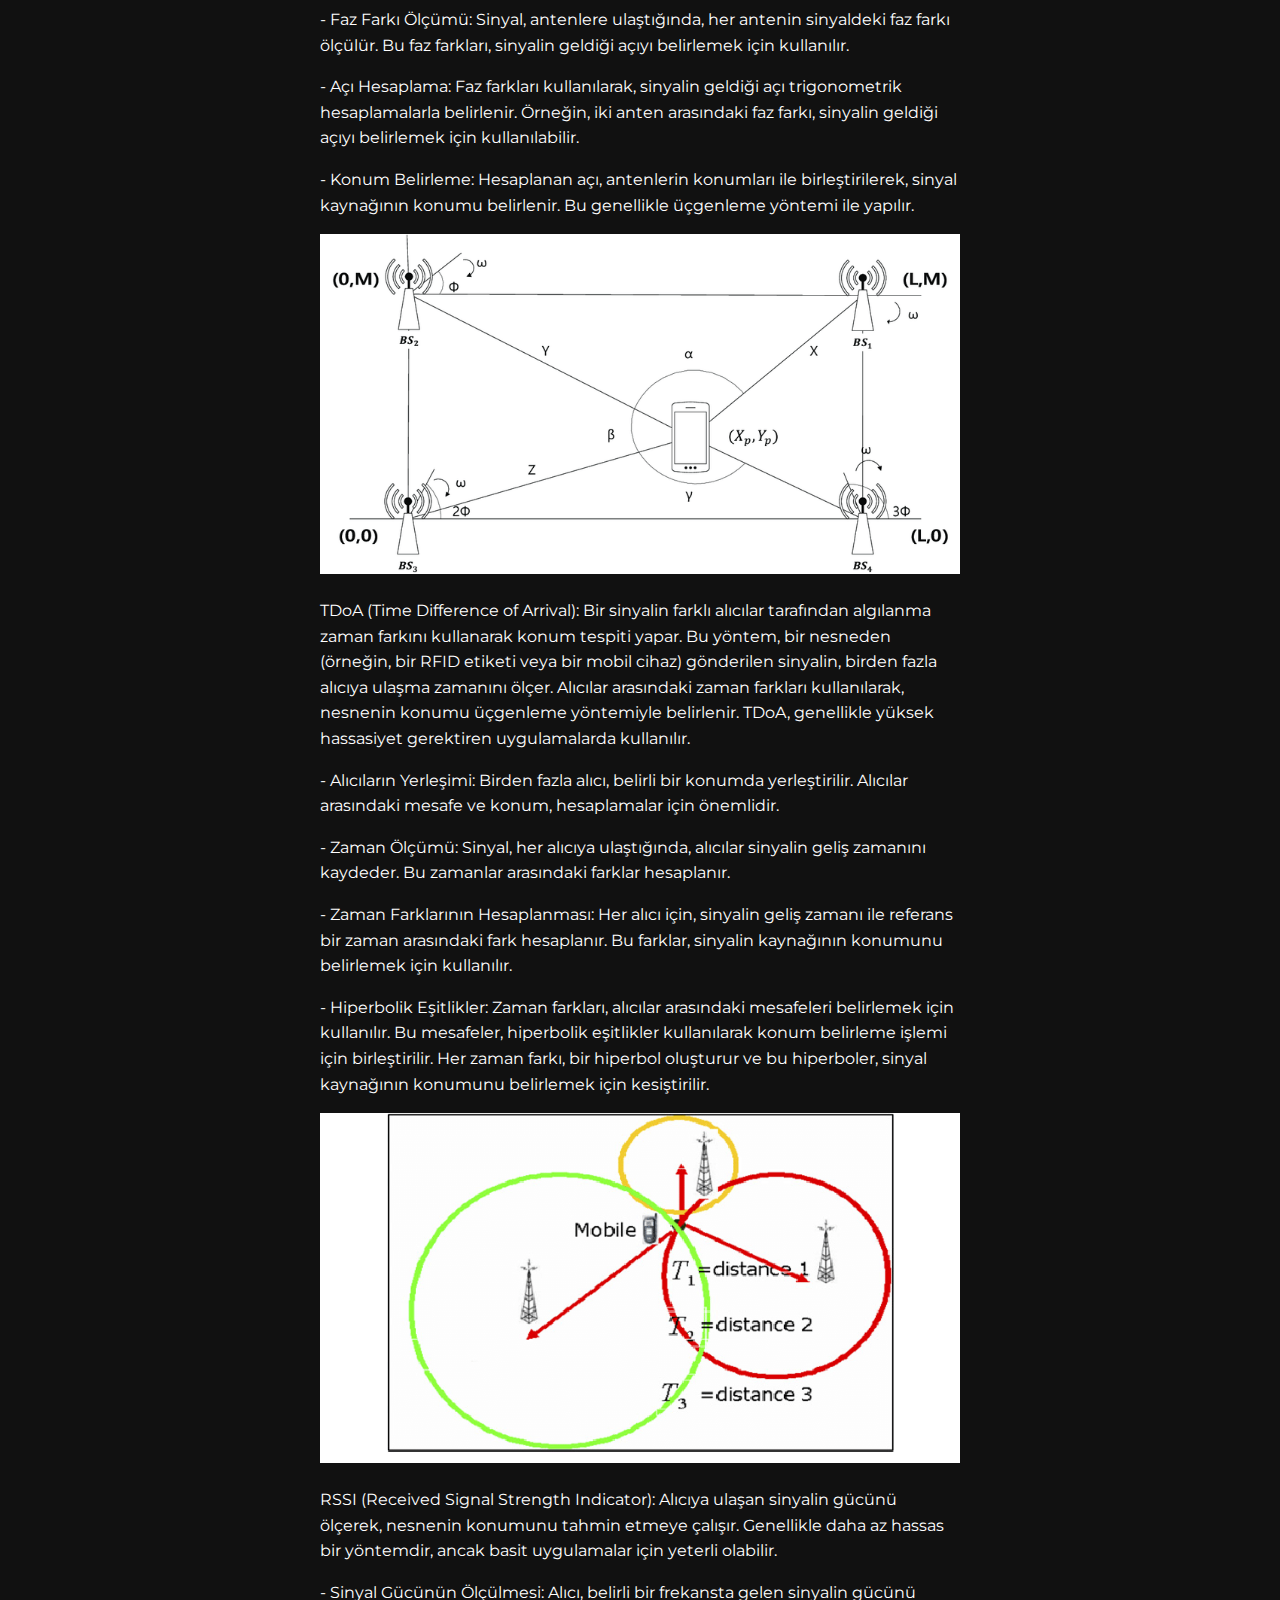
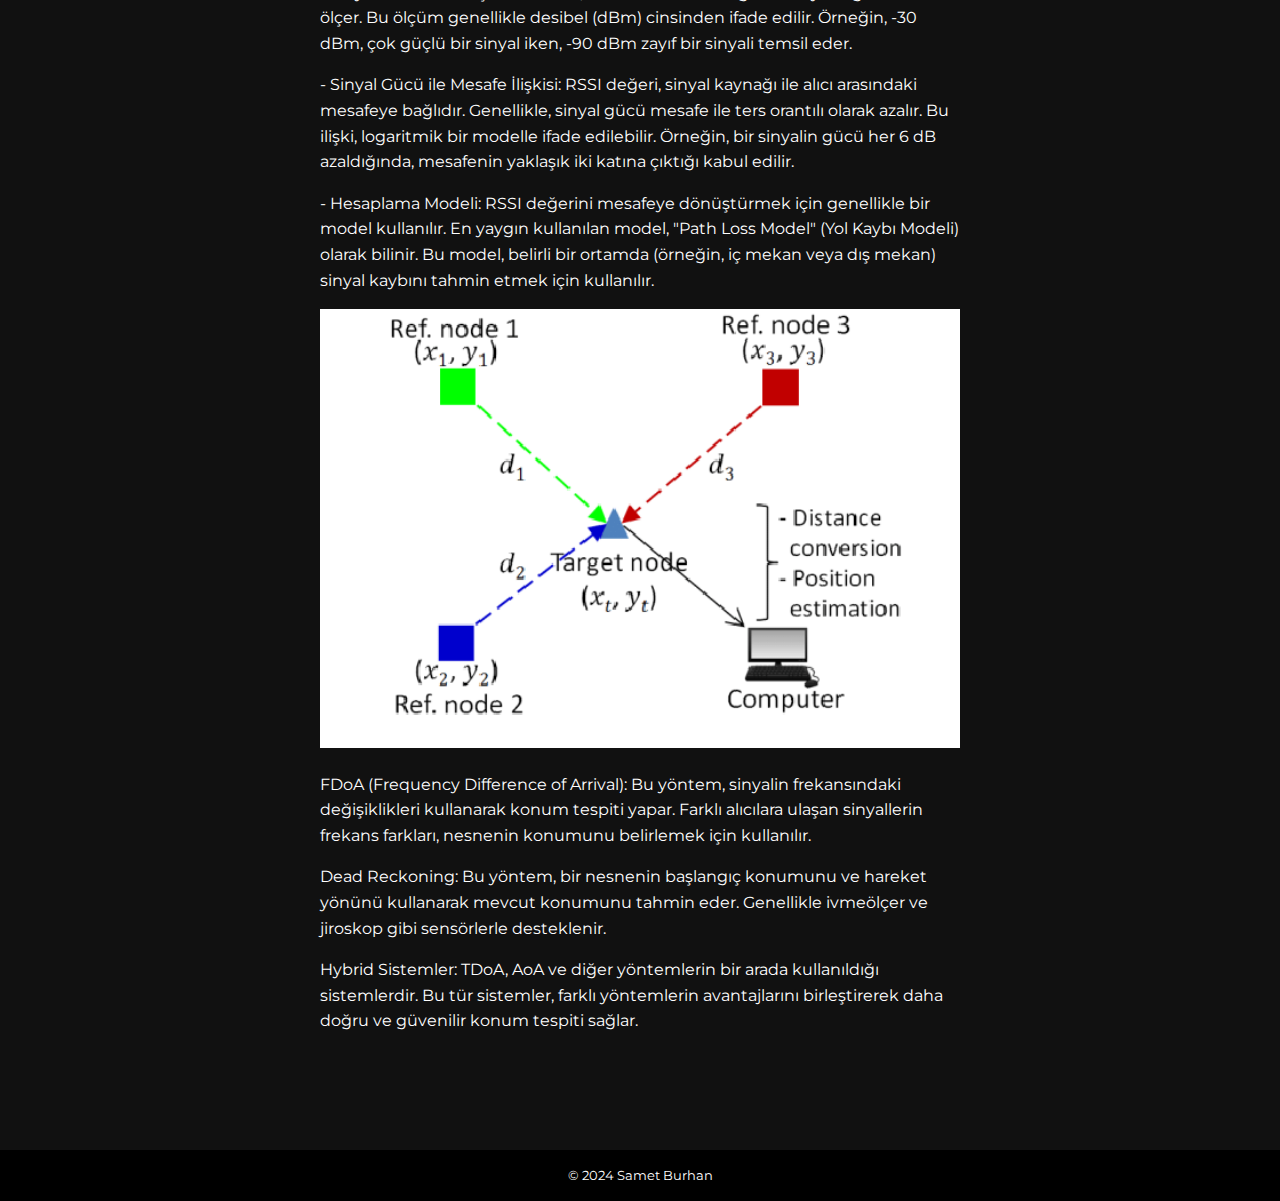
<file: blog/posts/rtls.html>
<!DOCTYPE html>

<html lang="en">
<head>
    <meta charset="UTF-8">
    <meta name="viewport" content="width=device-width, initial-scale=1.0">
    <title>RTLS</title>
    <!-- Google Fonts Montserrat Ekleniyor -->
    <link href="https://fonts.googleapis.com/css2?family=Montserrat:wght@400;700&display=swap" rel="stylesheet">
    <link rel="stylesheet" href="../style.css">
    <link rel="icon" href="../src/logos/blog.png" type="image/png">
</head>

<body>
    <div class="container">

        <nav class="navbar">
            <span>@sftwr</span> / <a href="#">Learn</a> / <a href="#">Apply</a> / <a href="#">Repeat</a>
        </nav>
        
        <div class="header">
            <h1>RTLS</h1>
            <a href="../blog-home.html" alt="home">
              <div class="logo-container">
                  <img src="..\src\logos\back.png" alt="back">
              </div>
          </a>
        </div>

        <ul class="blog-list">
            <li><span class="date">2025 · 02</span> <a>RTLS</a></li>
            <p>RTLS, "Real-Time Location System" (Gerçek Zamanlı Konumlama Sistemi) anlamına gelir. Bu sistemler, bir nesnenin veya kişinin gerçek zamanlı konumunu izlemek ve belirlemek için kullanılır. RTLS, genellikle RFID (Radyo Frekansı ile Tanımlama), Wi-Fi, Bluetooth veya ultrasonik teknolojiler gibi çeşitli teknolojilerle çalışır.</p>
            <p>RTLS, sağlık hizmetleri, lojistik, üretim, perakende ve güvenlik gibi birçok alanda kullanılır. Örneğin, hastanelerde RTLS, tıbbi ekipmanların ve hastaların konumunu izlemek için kullanılabilirken, lojistikte malzeme ve envanter takibi için faydalıdır. Bu sistemler, verimliliği artırmak, kayıpları azaltmak ve süreçleri optimize etmek amacıyla önemli bir rol oynar.</p>
            <h3>Kullanılan Teknolojileri</h3>
            <p>Bluetooth Düşük Enerji (BLE): BLE, özellikle yakın mesafelerde konum tespiti için kullanılır. Beacon adı verilen küçük cihazlar, belirli aralıklarla sinyal gönderir ve bu sinyaller, mobil cihazlar tarafından algılanarak konum belirlemede kullanılır.</p>
            <p>Wi-Fi Tabanlı Konumlama: Wi-Fi ağları, cihazların konumunu belirlemek için kullanılabilir. Cihazın Wi-Fi sinyallerinin gücü (RSSI) ölçülerek, belirli bir alandaki konumu tahmin edilebilir.</p>
            <p>RFID (Radyo Frekansı ile Tanımlama): RFID etiketleri, belirli bir alanda yerleştirilen okuyucular tarafından algılanarak konum bilgisi sağlar. Pasif RFID etiketleri, okuyucudan gelen sinyali kullanarak çalışırken, aktif etiketler kendi güç kaynaklarına sahiptir ve daha uzun mesafelerde çalışabilir.</p>
            <p>Ultrasonik Konumlama: Ultrasonik sinyaller, ses dalgaları kullanarak konum tespiti yapar. Bu yöntem, genellikle yüksek hassasiyet gerektiren uygulamalarda tercih edilir.</p>
            <p>İvmeölçer ve Jiroskop: Mobil cihazlarda bulunan bu sensörler, hareket ve yön bilgisi sağlayarak konum tespitine yardımcı olabilir. Bu yöntem, genellikle diğer yöntemlerle birleştirilerek kullanılır.</p>
            <p>Görsel Konumlama: Kameralar ve görüntü işleme teknolojileri kullanarak, nesnelerin veya kişilerin konumunu belirlemek için kullanılabilir. Bu yöntem, özellikle iç mekanlarda etkili olabilir.</p>
            <p>Hibrid Sistemler: Farklı teknolojilerin bir arada kullanılmasıyla oluşturulan sistemlerdir. Örneğin, Wi-Fi ve Bluetooth'un bir arada kullanılması, daha doğru ve güvenilir konum tespiti sağlayabilir.</p>
            <h3>Kullanılan Yöntemler</h3>
            <p>AoA (Angle of Arrival): Bir sinyalin geldiği açıyı ölçerek konum tespiti yapar. Bu yöntem, bir alıcının sinyalin geldiği açıyı belirlemesi için birden fazla anten kullanır. Antenler arasındaki faz farkları, sinyalin geldiği açıyı hesaplamak için kullanılır. AoA, özellikle yönlü antenlerin kullanıldığı uygulamalarda etkilidir ve genellikle daha az alıcı ile daha doğru konum tespiti sağlar.</p>
            <p>- Antenlerin Yerleşimi: Birden fazla anten, belirli bir konumda yerleştirilir. Antenler arasındaki mesafe ve konum, hesaplamalar için önemlidir.</p>
            <p>- Faz Farkı Ölçümü: Sinyal, antenlere ulaştığında, her antenin sinyaldeki faz farkı ölçülür. Bu faz farkları, sinyalin geldiği açıyı belirlemek için kullanılır.</p>
            <p>- Açı Hesaplama: Faz farkları kullanılarak, sinyalin geldiği açı trigonometrik hesaplamalarla belirlenir. Örneğin, iki anten arasındaki faz farkı, sinyalin geldiği açıyı belirlemek için kullanılabilir.</p>
            <p>- Konum Belirleme: Hesaplanan açı, antenlerin konumları ile birleştirilerek, sinyal kaynağının konumu belirlenir. Bu genellikle üçgenleme yöntemi ile yapılır.</p>
            <img src="../src/images/aoa.png" alt="Angle of Arrival" width="100%">
            <p>TDoA (Time Difference of Arrival): Bir sinyalin farklı alıcılar tarafından algılanma zaman farkını kullanarak konum tespiti yapar. Bu yöntem, bir nesneden (örneğin, bir RFID etiketi veya bir mobil cihaz) gönderilen sinyalin, birden fazla alıcıya ulaşma zamanını ölçer. Alıcılar arasındaki zaman farkları kullanılarak, nesnenin konumu üçgenleme yöntemiyle belirlenir. TDoA, genellikle yüksek hassasiyet gerektiren uygulamalarda kullanılır.</p>
            <p>- Alıcıların Yerleşimi: Birden fazla alıcı, belirli bir konumda yerleştirilir. Alıcılar arasındaki mesafe ve konum, hesaplamalar için önemlidir.</p>
            <p>- Zaman Ölçümü: Sinyal, her alıcıya ulaştığında, alıcılar sinyalin geliş zamanını kaydeder. Bu zamanlar arasındaki farklar hesaplanır.</p>
            <p>- Zaman Farklarının Hesaplanması: Her alıcı için, sinyalin geliş zamanı ile referans bir zaman arasındaki fark hesaplanır. Bu farklar, sinyalin kaynağının konumunu belirlemek için kullanılır.</p>
            <p>- Hiperbolik Eşitlikler: Zaman farkları, alıcılar arasındaki mesafeleri belirlemek için kullanılır. Bu mesafeler, hiperbolik eşitlikler kullanılarak konum belirleme işlemi için birleştirilir. Her zaman farkı, bir hiperbol oluşturur ve bu hiperboler, sinyal kaynağının konumunu belirlemek için kesiştirilir.</p>
            <img src="../src/images/tdoa.png" alt="Time Difference of Arrival" width="100%">
            <p>RSSI (Received Signal Strength Indicator): Alıcıya ulaşan sinyalin gücünü ölçerek, nesnenin konumunu tahmin etmeye çalışır. Genellikle daha az hassas bir yöntemdir, ancak basit uygulamalar için yeterli olabilir.</p>
            <p>- Sinyal Gücünün Ölçülmesi: Alıcı, belirli bir frekansta gelen sinyalin gücünü ölçer. Bu ölçüm genellikle desibel (dBm) cinsinden ifade edilir. Örneğin, -30 dBm, çok güçlü bir sinyal iken, -90 dBm zayıf bir sinyali temsil eder.</p>
            <p>- Sinyal Gücü ile Mesafe İlişkisi: RSSI değeri, sinyal kaynağı ile alıcı arasındaki mesafeye bağlıdır. Genellikle, sinyal gücü mesafe ile ters orantılı olarak azalır. Bu ilişki, logaritmik bir modelle ifade edilebilir. Örneğin, bir sinyalin gücü her 6 dB azaldığında, mesafenin yaklaşık iki katına çıktığı kabul edilir.</p>
            <p>- Hesaplama Modeli: RSSI değerini mesafeye dönüştürmek için genellikle bir model kullanılır. En yaygın kullanılan model, "Path Loss Model" (Yol Kaybı Modeli) olarak bilinir. Bu model, belirli bir ortamda (örneğin, iç mekan veya dış mekan) sinyal kaybını tahmin etmek için kullanılır.</p>
            <img src="../src/images/rssi.png" alt="Received Signal Strength Indicator" width="100%">
            <p>FDoA (Frequency Difference of Arrival): Bu yöntem, sinyalin frekansındaki değişiklikleri kullanarak konum tespiti yapar. Farklı alıcılara ulaşan sinyallerin frekans farkları, nesnenin konumunu belirlemek için kullanılır.</p>
            <p>Dead Reckoning: Bu yöntem, bir nesnenin başlangıç konumunu ve hareket yönünü kullanarak mevcut konumunu tahmin eder. Genellikle ivmeölçer ve jiroskop gibi sensörlerle desteklenir.</p>
            <p>Hybrid Sistemler: TDoA, AoA ve diğer yöntemlerin bir arada kullanıldığı sistemlerdir. Bu tür sistemler, farklı yöntemlerin avantajlarını birleştirerek daha doğru ve güvenilir konum tespiti sağlar.</p>
        </ul>
    </div>
    <footer>
        <p>© 2024 Samet Burhan</p>
    </footer>
</body>
</html>
</file>
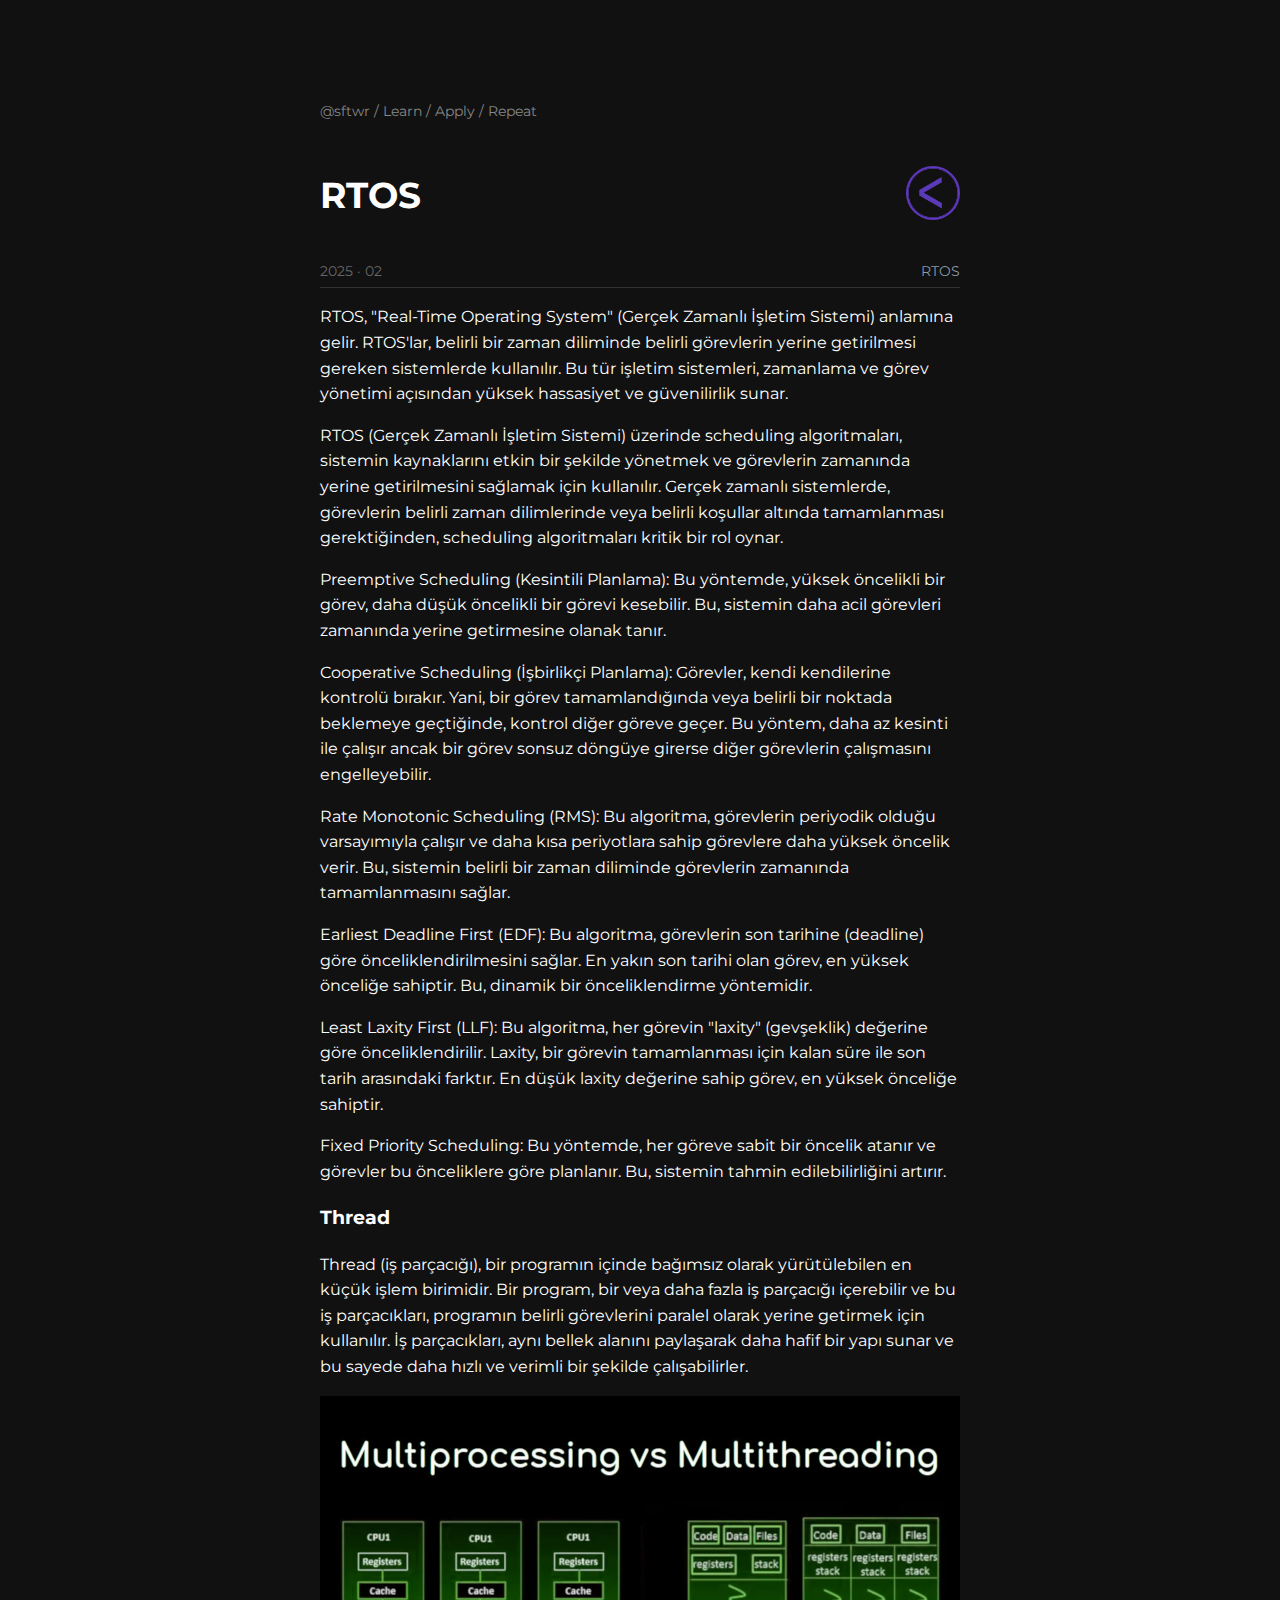
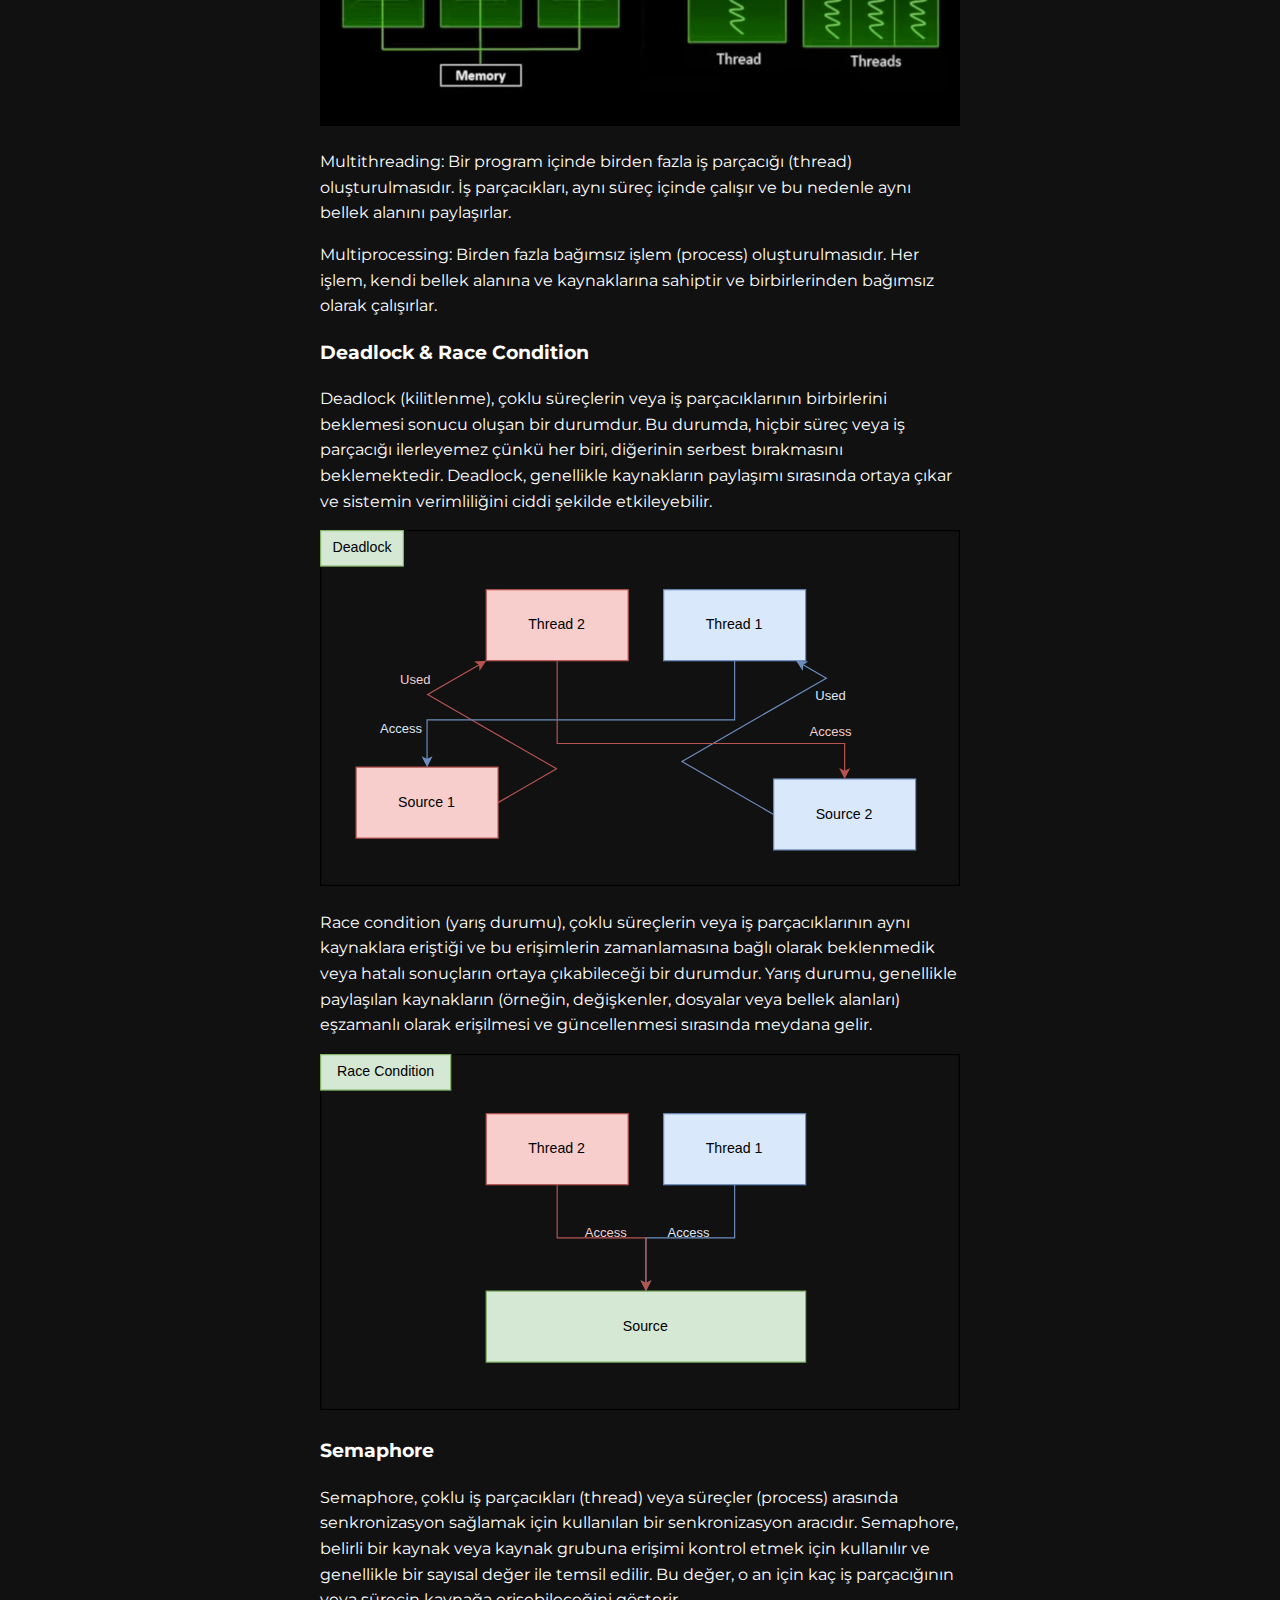
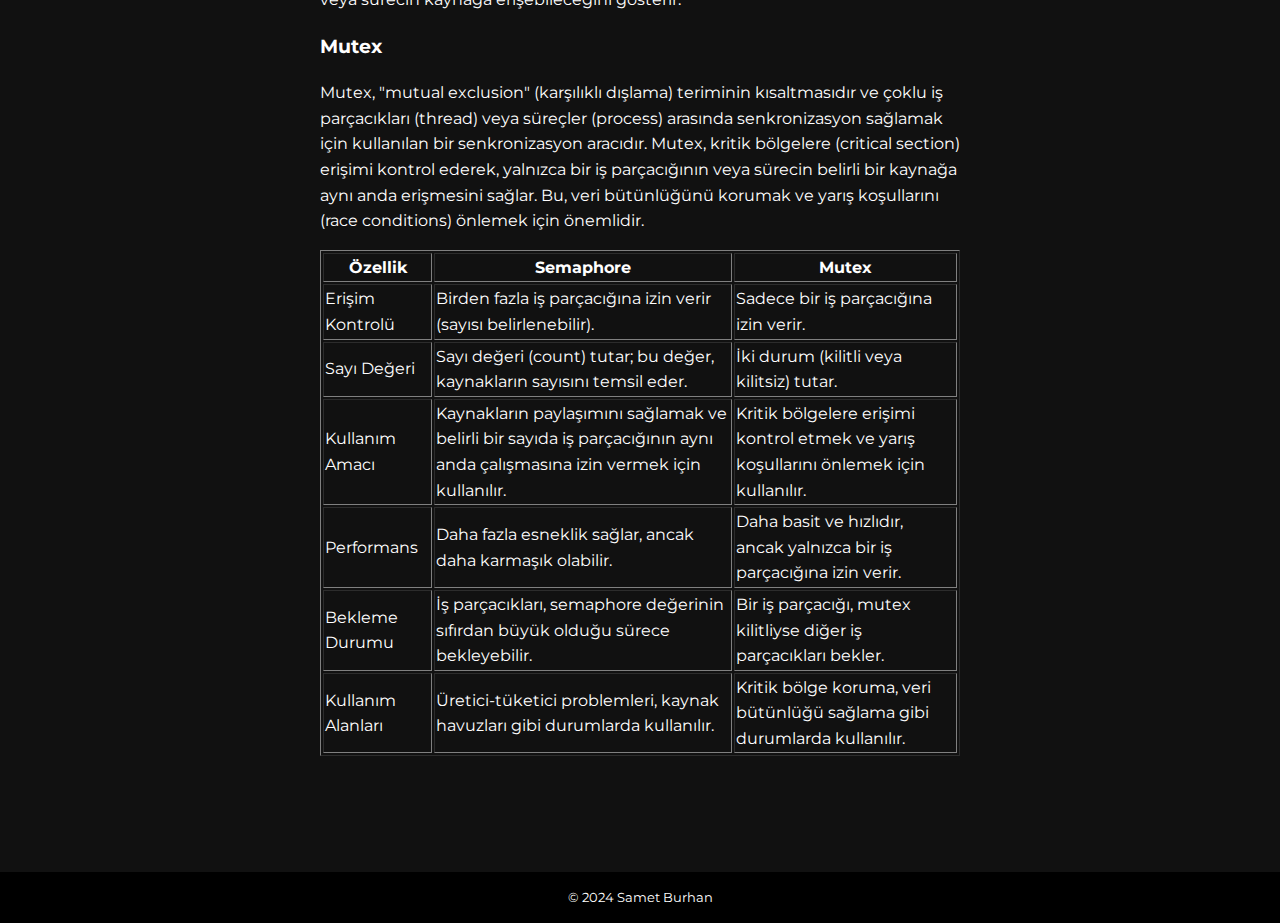
<file: blog/posts/rtos.html>
<!DOCTYPE html>

<html lang="en">
<head>
    <meta charset="UTF-8">
    <meta name="viewport" content="width=device-width, initial-scale=1.0">
    <title>RTOS</title>
    <!-- Google Fonts Montserrat Ekleniyor -->
    <link href="https://fonts.googleapis.com/css2?family=Montserrat:wght@400;700&display=swap" rel="stylesheet">
    <link rel="stylesheet" href="../style.css">
    <link rel="icon" href="../src/logos/blog.png" type="image/png">
</head>

<body>
    <div class="container">

        <nav class="navbar">
            <span>@sftwr</span> / <a href="#">Learn</a> / <a href="#">Apply</a> / <a href="#">Repeat</a>
        </nav>
        
        <div class="header">
            <h1>RTOS</h1>
            <a href="../blog-home.html" alt="home">
                <div class="logo-container">
                    <img src="..\src\logos\back.png" alt="back">
                </div>
            </a>
        </div>

        <ul class="blog-list">
            <li><span class="date">2025 · 02</span> <a>RTOS</a></li>
            <p>RTOS, "Real-Time Operating System" (Gerçek Zamanlı İşletim Sistemi) anlamına gelir. RTOS'lar, belirli bir zaman diliminde belirli görevlerin yerine getirilmesi gereken sistemlerde kullanılır. Bu tür işletim sistemleri, zamanlama ve görev yönetimi açısından yüksek hassasiyet ve güvenilirlik sunar.</p>
            <p>RTOS (Gerçek Zamanlı İşletim Sistemi) üzerinde scheduling algoritmaları, sistemin kaynaklarını etkin bir şekilde yönetmek ve görevlerin zamanında yerine getirilmesini sağlamak için kullanılır. Gerçek zamanlı sistemlerde, görevlerin belirli zaman dilimlerinde veya belirli koşullar altında tamamlanması gerektiğinden, scheduling algoritmaları kritik bir rol oynar.</p>
            <p>Preemptive Scheduling (Kesintili Planlama): Bu yöntemde, yüksek öncelikli bir görev, daha düşük öncelikli bir görevi kesebilir. Bu, sistemin daha acil görevleri zamanında yerine getirmesine olanak tanır.</p>
            <p>Cooperative Scheduling (İşbirlikçi Planlama): Görevler, kendi kendilerine kontrolü bırakır. Yani, bir görev tamamlandığında veya belirli bir noktada beklemeye geçtiğinde, kontrol diğer göreve geçer. Bu yöntem, daha az kesinti ile çalışır ancak bir görev sonsuz döngüye girerse diğer görevlerin çalışmasını engelleyebilir.</p>
            <p>Rate Monotonic Scheduling (RMS): Bu algoritma, görevlerin periyodik olduğu varsayımıyla çalışır ve daha kısa periyotlara sahip görevlere daha yüksek öncelik verir. Bu, sistemin belirli bir zaman diliminde görevlerin zamanında tamamlanmasını sağlar.</p>
            <p>Earliest Deadline First (EDF): Bu algoritma, görevlerin son tarihine (deadline) göre önceliklendirilmesini sağlar. En yakın son tarihi olan görev, en yüksek önceliğe sahiptir. Bu, dinamik bir önceliklendirme yöntemidir.</p>
            <p>Least Laxity First (LLF): Bu algoritma, her görevin "laxity" (gevşeklik) değerine göre önceliklendirilir. Laxity, bir görevin tamamlanması için kalan süre ile son tarih arasındaki farktır. En düşük laxity değerine sahip görev, en yüksek önceliğe sahiptir.</p>
            <p>Fixed Priority Scheduling: Bu yöntemde, her göreve sabit bir öncelik atanır ve görevler bu önceliklere göre planlanır. Bu, sistemin tahmin edilebilirliğini artırır.</p>
            <h3>Thread</h3>
            <p>Thread (iş parçacığı), bir programın içinde bağımsız olarak yürütülebilen en küçük işlem birimidir. Bir program, bir veya daha fazla iş parçacığı içerebilir ve bu iş parçacıkları, programın belirli görevlerini paralel olarak yerine getirmek için kullanılır. İş parçacıkları, aynı bellek alanını paylaşarak daha hafif bir yapı sunar ve bu sayede daha hızlı ve verimli bir şekilde çalışabilirler.</p>
            <img src="../src/images/multi.webp" alt="multi" width="100%">
            <p>Multithreading: Bir program içinde birden fazla iş parçacığı (thread) oluşturulmasıdır. İş parçacıkları, aynı süreç içinde çalışır ve bu nedenle aynı bellek alanını paylaşırlar.</p>
            <p>Multiprocessing: Birden fazla bağımsız işlem (process) oluşturulmasıdır. Her işlem, kendi bellek alanına ve kaynaklarına sahiptir ve birbirlerinden bağımsız olarak çalışırlar.</p>
            <h3>Deadlock & Race Condition</h3>
            <p>Deadlock (kilitlenme), çoklu süreçlerin veya iş parçacıklarının birbirlerini beklemesi sonucu oluşan bir durumdur. Bu durumda, hiçbir süreç veya iş parçacığı ilerleyemez çünkü her biri, diğerinin serbest bırakmasını beklemektedir. Deadlock, genellikle kaynakların paylaşımı sırasında ortaya çıkar ve sistemin verimliliğini ciddi şekilde etkileyebilir.</p>
            <img src="../src/vectors/deadlock.svg" alt="deadlock" width="100%">
            <p>Race condition (yarış durumu), çoklu süreçlerin veya iş parçacıklarının aynı kaynaklara eriştiği ve bu erişimlerin zamanlamasına bağlı olarak beklenmedik veya hatalı sonuçların ortaya çıkabileceği bir durumdur. Yarış durumu, genellikle paylaşılan kaynakların (örneğin, değişkenler, dosyalar veya bellek alanları) eşzamanlı olarak erişilmesi ve güncellenmesi sırasında meydana gelir.</p>
            <img src="../src/vectors/race.svg" alt="race-condition" width="100%">
            <h3>Semaphore</h3>
            <p>Semaphore, çoklu iş parçacıkları (thread) veya süreçler (process) arasında senkronizasyon sağlamak için kullanılan bir senkronizasyon aracıdır. Semaphore, belirli bir kaynak veya kaynak grubuna erişimi kontrol etmek için kullanılır ve genellikle bir sayısal değer ile temsil edilir. Bu değer, o an için kaç iş parçacığının veya sürecin kaynağa erişebileceğini gösterir.</p>
            <h3>Mutex</h3>
            <p>Mutex, "mutual exclusion" (karşılıklı dışlama) teriminin kısaltmasıdır ve çoklu iş parçacıkları (thread) veya süreçler (process) arasında senkronizasyon sağlamak için kullanılan bir senkronizasyon aracıdır. Mutex, kritik bölgelere (critical section) erişimi kontrol ederek, yalnızca bir iş parçacığının veya sürecin belirli bir kaynağa aynı anda erişmesini sağlar. Bu, veri bütünlüğünü korumak ve yarış koşullarını (race conditions) önlemek için önemlidir.</p>
            <table border="1">
                <tr>
                    <th>Özellik</th>
                    <th>Semaphore</th>
                    <th>Mutex</th>
                </tr>
                <tr>
                    <td>Erişim Kontrolü</td>
                    <td>Birden fazla iş parçacığına izin verir (sayısı belirlenebilir).</td>
                    <td>Sadece bir iş parçacığına izin verir.</td>
                </tr>
                <tr>
                    <td>Sayı Değeri</td>
                    <td>Sayı değeri (count) tutar; bu değer, kaynakların sayısını temsil eder.</td>
                    <td>İki durum (kilitli veya kilitsiz) tutar.</td>
                </tr>
                <tr>
                    <td>Kullanım Amacı</td>
                    <td>Kaynakların paylaşımını sağlamak ve belirli bir sayıda iş parçacığının aynı anda çalışmasına izin vermek için kullanılır.</td>
                    <td>Kritik bölgelere erişimi kontrol etmek ve yarış koşullarını önlemek için kullanılır.</td>
                </tr>
                <tr>
                    <td>Performans</td>
                    <td>Daha fazla esneklik sağlar, ancak daha karmaşık olabilir.</td>
                    <td>Daha basit ve hızlıdır, ancak yalnızca bir iş parçacığına izin verir.</td>
                </tr>
                <tr>
                    <td>Bekleme Durumu</td>
                    <td>İş parçacıkları, semaphore değerinin sıfırdan büyük olduğu sürece bekleyebilir.</td>
                    <td>Bir iş parçacığı, mutex kilitliyse diğer iş parçacıkları bekler.</td>
                </tr>
                <tr>
                    <td>Kullanım Alanları</td>
                    <td>Üretici-tüketici problemleri, kaynak havuzları gibi durumlarda kullanılır.</td>
                    <td>Kritik bölge koruma, veri bütünlüğü sağlama gibi durumlarda kullanılır.</td>
                </tr>
            </table>
        </ul>
    </div>
    <footer>
        <p>© 2024 Samet Burhan</p>
    </footer>
</body>
</html>
</file>
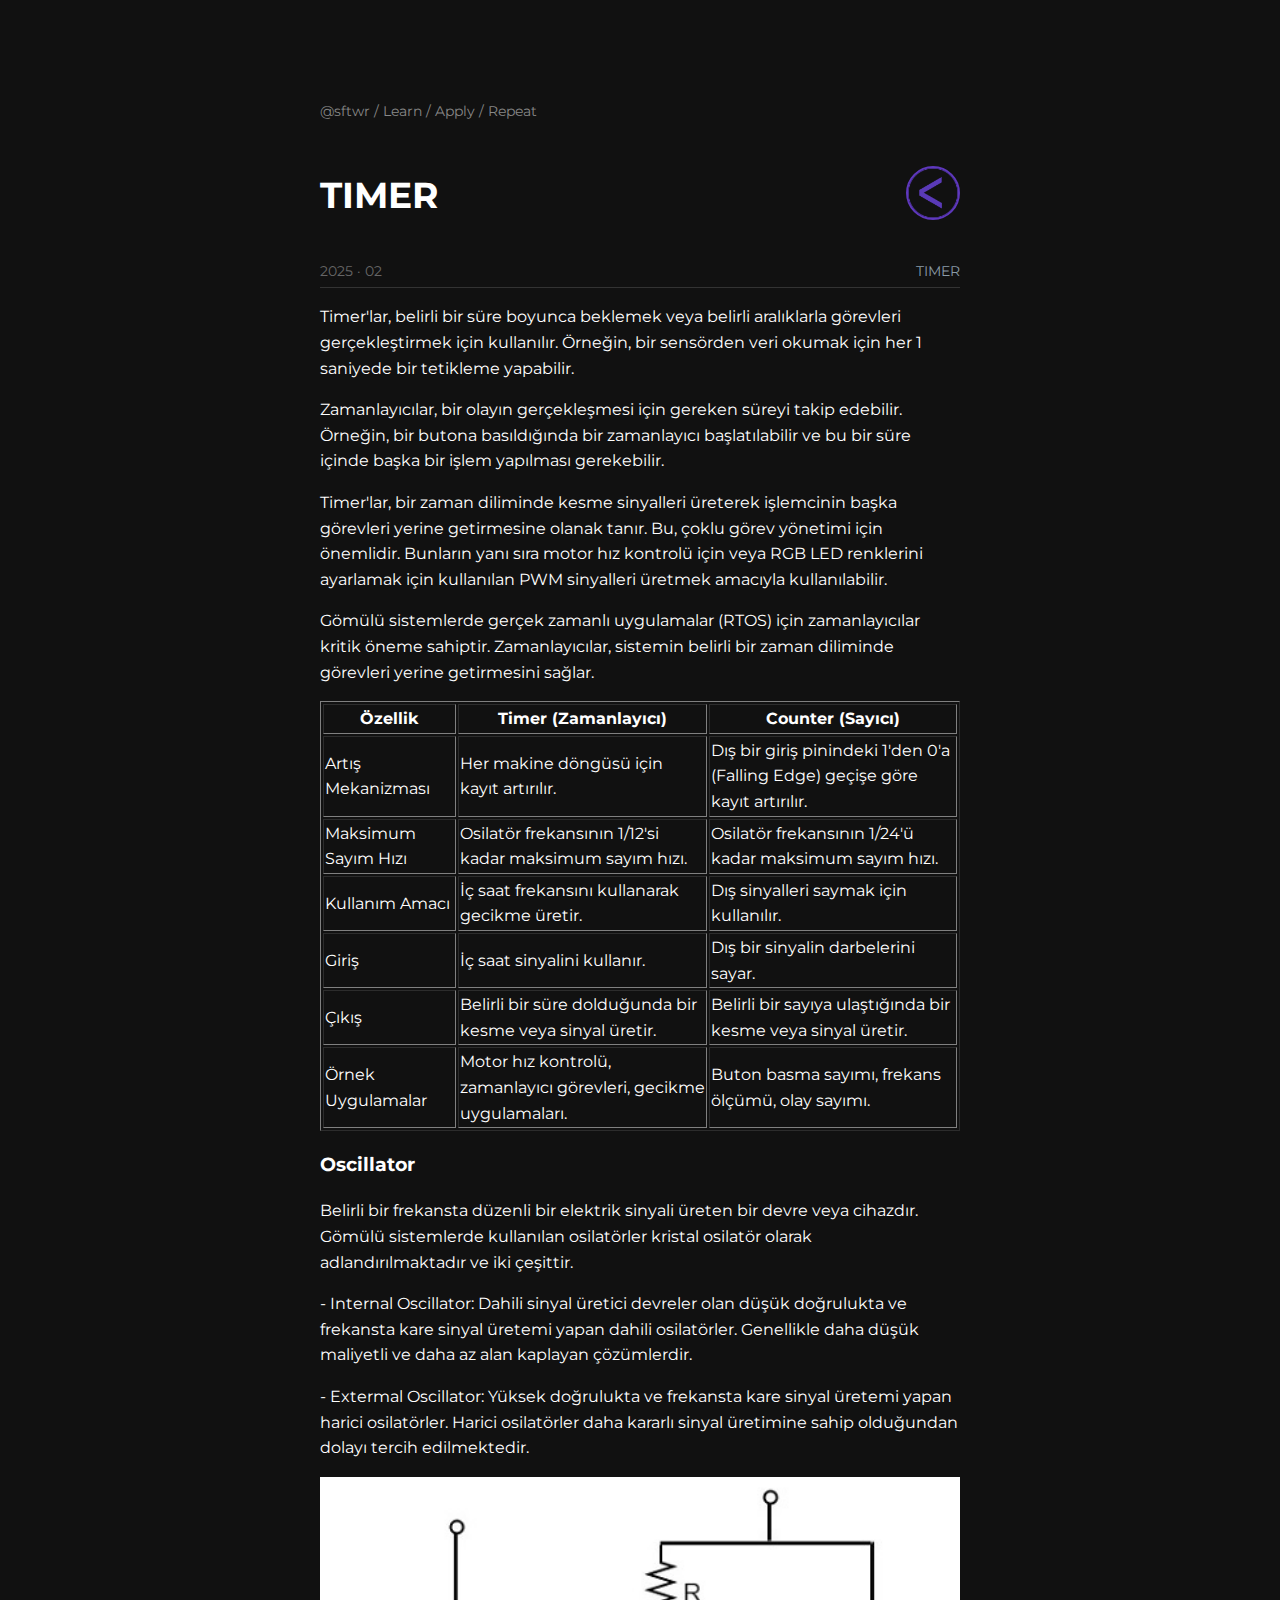
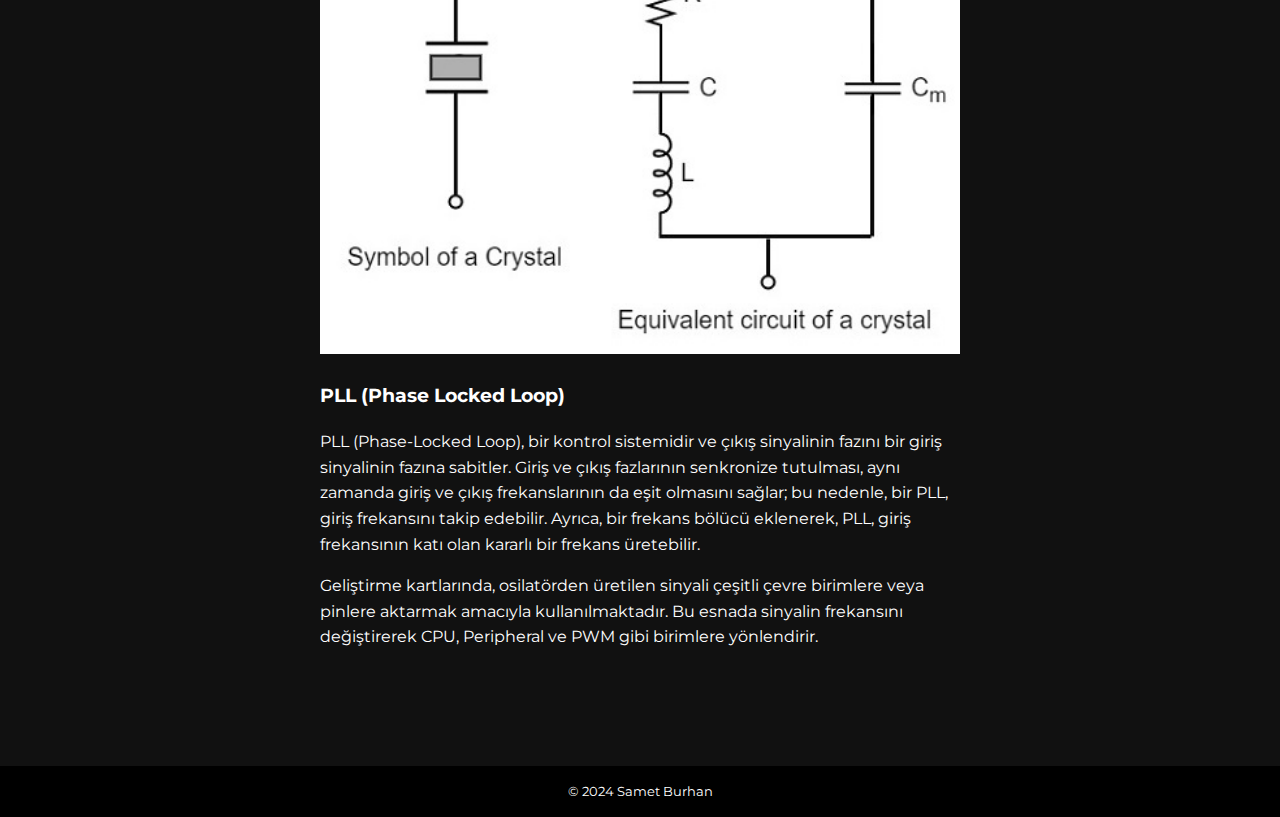
<file: blog/posts/timer.html>
<!DOCTYPE html>

<html lang="en">
<head>
    <meta charset="UTF-8">
    <meta name="viewport" content="width=device-width, initial-scale=1.0">
    <title>TIMER</title>
    <!-- Google Fonts Montserrat Ekleniyor -->
    <link href="https://fonts.googleapis.com/css2?family=Montserrat:wght@400;700&display=swap" rel="stylesheet">
    <link rel="stylesheet" href="../style.css">
    <link rel="icon" href="../src/logos/blog.png" type="image/png">
</head>

<body>
    <div class="container">

        <nav class="navbar">
            <span>@sftwr</span> / <a href="#">Learn</a> / <a href="#">Apply</a> / <a href="#">Repeat</a>
        </nav>
        
        <div class="header">
            <h1>TIMER</h1>
            <a href="../blog-home.html" alt="home">
                <div class="logo-container">
                    <img src="..\src\logos\back.png" alt="back">
                </div>
            </a>
        </div>

        <ul class="blog-list">
            <li><span class="date">2025 · 02</span> <a>TIMER</a></li>
            <p>Timer'lar, belirli bir süre boyunca beklemek veya belirli aralıklarla görevleri gerçekleştirmek için kullanılır. Örneğin, bir sensörden veri okumak için her 1 saniyede bir tetikleme yapabilir.</p>
            <p>Zamanlayıcılar, bir olayın gerçekleşmesi için gereken süreyi takip edebilir. Örneğin, bir butona basıldığında bir zamanlayıcı başlatılabilir ve bu bir süre içinde başka bir işlem yapılması gerekebilir.</p>
            <p>Timer'lar, bir zaman diliminde kesme sinyalleri üreterek işlemcinin başka görevleri yerine getirmesine olanak tanır. Bu, çoklu görev yönetimi için önemlidir. Bunların yanı sıra motor hız kontrolü için veya RGB LED renklerini ayarlamak için kullanılan PWM sinyalleri üretmek amacıyla kullanılabilir.</p>
            <p>Gömülü sistemlerde gerçek zamanlı uygulamalar (RTOS) için zamanlayıcılar kritik öneme sahiptir. Zamanlayıcılar, sistemin belirli bir zaman diliminde görevleri yerine getirmesini sağlar.</p>
            <table border="1">
                <thead>
                    <tr>
                        <th>Özellik</th>
                        <th>Timer (Zamanlayıcı)</th>
                        <th>Counter (Sayıcı)</th>
                    </tr>
                </thead>
                <tbody>
                    <tr>
                        <td>Artış Mekanizması</td>
                        <td>Her makine döngüsü için kayıt artırılır.</td>
                        <td>Dış bir giriş pinindeki 1'den 0'a (Falling Edge) geçişe göre kayıt artırılır.</td>
                    </tr>
                    <tr>
                        <td>Maksimum Sayım Hızı</td>
                        <td>Osilatör frekansının 1/12'si kadar maksimum sayım hızı.</td>
                        <td>Osilatör frekansının 1/24'ü kadar maksimum sayım hızı.</td>
                    </tr>
                    <tr>
                        <td>Kullanım Amacı</td>
                        <td>İç saat frekansını kullanarak gecikme üretir.</td>
                        <td>Dış sinyalleri saymak için kullanılır.</td>
                    </tr>
                    <tr>
                        <td>Giriş</td>
                        <td>İç saat sinyalini kullanır.</td>
                        <td>Dış bir sinyalin darbelerini sayar.</td>
                    </tr>
                    <tr>
                        <td>Çıkış</td>
                        <td>Belirli bir süre dolduğunda bir kesme veya sinyal üretir.</td>
                        <td>Belirli bir sayıya ulaştığında bir kesme veya sinyal üretir.</td>
                    </tr>
                    <tr>
                        <td>Örnek Uygulamalar</td>
                        <td>Motor hız kontrolü, zamanlayıcı görevleri, gecikme uygulamaları.</td>
                        <td>Buton basma sayımı, frekans ölçümü, olay sayımı.</td>
                    </tr>
                </tbody>
            </table>
            <h3>Oscillator</h3>
            <p>Belirli bir frekansta düzenli bir elektrik sinyali üreten bir devre veya cihazdır. Gömülü sistemlerde kullanılan osilatörler kristal osilatör olarak adlandırılmaktadır ve iki çeşittir.</p>
            <p>- Internal Oscillator: Dahili sinyal üretici devreler olan düşük doğrulukta ve frekansta kare sinyal üretemi yapan dahili osilatörler. Genellikle daha düşük maliyetli ve daha az alan kaplayan çözümlerdir.</p>
            <p>- Extermal Oscillator: Yüksek doğrulukta ve frekansta kare sinyal üretemi yapan harici osilatörler. Harici osilatörler daha kararlı sinyal üretimine sahip olduğundan dolayı tercih edilmektedir.</p>
            <img src="../src/images/osc.jpg" alt="osc" width="100%">
            <h3>PLL (Phase Locked Loop)</h3>
            <p>PLL (Phase-Locked Loop), bir kontrol sistemidir ve çıkış sinyalinin fazını bir giriş sinyalinin fazına sabitler. Giriş ve çıkış fazlarının senkronize tutulması, aynı zamanda giriş ve çıkış frekanslarının da eşit olmasını sağlar; bu nedenle, bir PLL, giriş frekansını takip edebilir. Ayrıca, bir frekans bölücü eklenerek, PLL, giriş frekansının katı olan kararlı bir frekans üretebilir.</p>
            <p>Geliştirme kartlarında, osilatörden üretilen sinyali çeşitli çevre birimlere veya pinlere aktarmak amacıyla kullanılmaktadır. Bu esnada sinyalin frekansını değiştirerek CPU, Peripheral ve PWM gibi birimlere yönlendirir.</p>
        </ul>
    </div>
    <footer>
        <p>© 2024 Samet Burhan</p>
    </footer>
</body>
</html>
</file>
<file: old/styles.css>
/* Base Styles */
body {
    font-family: 'Arial', sans-serif;
    margin: 0;
    padding: 0;
    color: #333;
    background-color: #f8f8f8;
}

header {
    display: flex;
    justify-content: space-between;
    padding: 20px 50px;
    background-color: #fff;
    box-shadow: 0 2px 5px rgba(0, 0, 0, 0.1);
}

header nav ul {
    display: flex;
    list-style: none;
}

header nav ul li {
    margin-right: 20px;
}

header nav ul li a {
    text-decoration: none;
    color: #333;
    font-weight: bold;
}

.contact-btn a {
    position: fixed;
    top: 20px;
    right: 50px;
    background-color: #e0e0e0;
    border-radius: 5px;
    text-decoration: none;
    color: #333;
    border: none;
    padding: 10px 20px;
    text-align: center;
    cursor: pointer;
    z-index: 1000;
    transition: transform 0.2s ease, box-shadow 0.2s ease;
}

.hero {
    display: flex;
    align-items: center;
    justify-content: space-between;
    padding: 50px;
    background-color: #fff;
    margin-bottom: 50px;
}

.hero-content {
    max-width: 50%;
}

.hero-content h1 {
    font-size: 3rem;
    margin-bottom: 20px;
}

.hero-content h1 span {
    color: #ff7e5f;
}

.hero-content p {
    font-size: 1.2rem;
    margin-bottom: 20px;
}

.hire-me-btn {
    padding: 15px 30px;
    background-color: #ff7e5f;
    border: none;
    border-radius: 5px;
    color: #fff;
    font-size: 1rem;
    cursor: pointer;
    transition: background-color 0.3s ease;
}

.hire-me-btn:hover {
    background-color: #e0674b;
}

.skills {
    display: flex;
    margin-top: 30px;
}

.skills .skill {
    background-color: #333;
    color: #fff;
    padding: 5px 15px;
    border-radius: 5px;
    margin-right: 10px;
    font-size: 1rem;
}

.hero-image {
    position: relative;
}

.hero-image img {
    border-radius: 50%;
    width: 400px;
    height: 400px;
    object-fit: cover;
    transform: scaleX(-1);
}

.experience {
    position: absolute;
    bottom: -20px;
    right: -20px;
    background-color: #333;
    color: #fff;
    padding: 20px;
    border-radius: 10px;
    font-size: 1.2rem;
    text-align: center;
}

.projects {
    text-align: Left;
    padding: 50px;
}

.projects h2 {
    font-size: 2rem;
    text-align: Center;
    margin-bottom: 40px;
}

.projects-list {
    display: flex;
    justify-content: center;
}

.project-item {
    background-color: #fff;
    padding: 20px;
    border-radius: 10px;
    box-shadow: 0 10px 20px rgba(0, 0, 0, 0.1);
    margin-right: 20px;
    position: relative;
    width: 250px;
    height: 350px;
    justify-content: center;
    align-items: center;
    overflow: hidden;
}

.project-item img {
    width: 100%;
    height: 55%;
    border-radius: 10px;
    object-fit: cover;
}

.project-number {
    position: absolute;
    top: 10px;
    left: 10px;
    background-color: #333;
    color: #fff;
    padding: 5px 10px;
    border-radius: 5px;
}

.all-projects a {
    display: inline-block;
    margin-top: 20px;
    padding: 10px 20px;
    background-color: #333;
    color: #fff;
    border-radius: 5px;
    text-decoration: none;
}

footer {
    padding: 20px;
    text-align: center;
    background-color: #333;
    color: #fff;
}

/* The Overlay (background) */
.overlay {
    /* Height & width depends on how you want to reveal the overlay (see JS below) */   
    height: 100%;
    width: 0;
    position: fixed; /* Stay in place */
    z-index: 1; /* Sit on top */
    left: 0;
    top: 0;
    background-color: rgb(0,0,0); /* Black fallback color */
    background-color: rgba(0,0,0, 0.9); /* Black w/opacity */
    overflow-x: hidden; /* Disable horizontal scroll */
    transition: 0.5s; /* 0.5 second transition effect to slide in or slide down the overlay (height or width, depending on reveal) */
}

/* Position the content inside the overlay */
.overlay-content {
    position: relative;
    top: 25%; /* 25% from the top */
    width: 100%; /* 100% width */
    text-align: center; /* Centered text/links */
    margin-top: 30px; /* 30px top margin to avoid conflict with the close button on smaller screens */
}

/* The navigation links inside the overlay */
.overlay a {
    padding: 8px;
    text-decoration: none;
    font-size: 36px;
    color: #818181;
    display: block; /* Display block instead of inline */
    transition: 0.3s; /* Transition effects on hover (color) */
}

/* When you mouse over the navigation links, change their color */
.overlay a:hover, .overlay a:focus {
    color: #f1f1f1;
}

/* Position the close button (top right corner) */
.overlay .closebtn {
    position: absolute;
    top: 20px;
    right: 45px;
    font-size: 60px;
}

/* When the height of the screen is less than 450 pixels, change the font-size of the links and position the close button again, so they don't overlap */
@media screen and (max-height: 450px) {
    .overlay a {font-size: 20px}
    .overlay .closebtn {
    font-size: 40px;
    top: 15px;
    right: 35px;
    }
}

/* Responsive Design */
@media screen and (max-width: 1024px) {
    .hero {
        flex-direction: column;
        align-items: center;
    }

    .hero-content, .hero-image {
        max-width: 90%;
        text-align: center;
    }

    .hero-content h1 {
        font-size: 2.5rem;
    }

    .projects-list {
        flex-direction: column;
        align-items: center;
    }

    .project-item {
        width: 80%;
        margin-bottom: 20px;
    }

    header nav ul {
        flex-direction: column;
        align-items: center;
    }

    header nav ul li {
        margin-bottom: 10px;
    }
}

@media screen and (max-width: 768px) {
    .hero-content h1 {
        font-size: 2rem;
    }

    .hero-content p {
        font-size: 1rem;
    }

    .hire-me-btn {
        padding: 10px 20px;
    }

    .skills .skill {
        font-size: 0.8rem;
        padding: 5px 10px;
    }

    .projects-list {
        padding: 10px;
    }

    header {
        padding: 15px;
    }

    .contact-btn a {
        padding: 8px 15px;
    }
}

@media screen and (max-width: 480px) {
    .hero-content h1 {
        font-size: 1.5rem;
    }

    .hero-image img {
        width: 200px;
        height: 200px;
    }

    .project-item {
        width: 100%;
    }

    header {
        padding: 10px;
    }

    header nav ul li {
        margin-right: 0;
    }

    .contact-btn a {
        padding: 5px 10px;
        font-size: 0.8rem;
    }
}
</file>
<file: blog/style.css>
/* Genel Sayfa Stili */
html, body {
    height: 100%;
    margin: 0;
    padding: 0;
}

body {
    display: flex;
    flex-direction: column;
    background-color: #111;
    color: #fff;
    font-family: 'Montserrat', sans-serif;
    line-height: 1.6;
    scrollbar-color: #333 #121212;
    scrollbar-width: thin;
}

.code-box {
    background-color: #000000;
    color: #9c9c9c;
    padding: 0 3rem 0 3rem;
    overflow-x: auto;
}


/* Modern Tarayıcılar için */
body::-webkit-scrollbar {
    width: 10px;
}

body::-webkit-scrollbar-thumb {
    background: #333;
    border-radius: 5px;
}

body::-webkit-scrollbar-track {
    background: #121212;
}

a {
    text-decoration: none;
    color: #8a9ba8;
    transition: color 0.3s ease;
}

a:hover {
    color: #9346c6;
}

/* Ana Konteyner */
.container {
    flex: 1;
    width: 50%;
    max-width: 90%;
    margin: 100px auto;
    padding: 0 50px;
}

@media (max-width: 992px) {
    .container {
        width: 70%;
    }
}

@media (max-width: 768px) {
    .container {
        width: 80%;
    }
}

@media (max-width: 576px) {
    .container {
        width: 90%;
    }
}

/* Navbar Stili */
.navbar {
    font-size: 14px;
    margin-bottom: 20px;
    color: #888;
}

.navbar a {
    color: #888;
}

.navbar a:hover {
    color: #9346c6;
}

/* Blog Başlık */
h1 {
    font-size: 36px;
    margin-bottom: 20px;
    color: #fff;
    font-weight: bold;
}

/* Logo Konteyner */
.logo-container {
    display: flex;
    justify-content: center;
    align-items: center;
    width: 50px;
    height: 50px;
    border: 2px solid #5F38BE;
    border-radius: 50%;
    background-color: transparent;
}

.logo-container img {
    width: 50px;
    height: 50px;
}

@media (max-width: 768px) {
    .logo-container {
        width: 40px;
        height: 40px;
    }

    .logo-container img {
        width: 40px;
        height: 40px;
    }
}

@media (max-width: 576px) {
    .logo-container {
        width: 30px;
        height: 30px;
    }

    .logo-container img {
        width: 30px;
        height: 30px;
    }
}

/* Blog Listesi */
.blog-list {
    list-style: none;
    padding: 0;
}

.blog-list li {
    display: flex;
    justify-content: space-between;
    margin-bottom: 10px;
    border-bottom: 1px solid #333;
    padding-bottom: 5px;
    font-size: 14px;
}

.header {
    display: flex;
    justify-content: space-between;
    align-items: center;
}

.date {
    font-size: 14px;
    color: #666;
}

@media (max-width: 992px) {
    .date {
        font-size: 14px;
    }
}

@media (max-width: 768px) {
    .date {
        font-size: 13px;
    }
}

@media (max-width: 576px) {
    .date {
        font-size: 12px;
    }
}

footer {
    font-size: 13px;
    padding: 2px;
    text-align: center;
    background-color: #000;
    height: 60px;
    color: #fff;
}

@media (max-width: 992px) {
    footer {
        font-size: 14px;
        height: 50px;
    }
}

@media (max-width: 768px) {
    footer {
        font-size: 13px;
        height: 40px;
    }
}

@media (max-width: 576px) {
    footer {
        font-size: 12px;
        height: 30px;
    }
}

/* Responsive Design */
@media (max-width: 1200px) {
    .container {
        max-width: 90%;
        padding: 0 30px;
    }

    h1 {
        font-size: 32px;
    }
}

@media (max-width: 992px) {
    .container {
        max-width: 95%;
        padding: 0 20px;
    }

    h1 {
        font-size: 28px;
    }

    .navbar {
        font-size: 14px;
    }

    .blog-list li {
        font-size: 14px;
    }
}

@media (max-width: 768px) {
    .container {
        max-width: 100%;
        padding: 0 10px;
    }

    h1 {
        font-size: 24px;
    }

    .navbar {
        font-size: 13px;
    }

    .blog-list li {
        font-size: 13px;
    }
}

@media (max-width: 576px) {
    .container {
        margin: 20px auto;
        padding: 0 5px;
    }

    h1 {
        font-size: 20px;
    }

    .navbar {
        font-size: 12px;
    }

    .blog-list li {
        font-size: 12px;
    }
}
</file>
